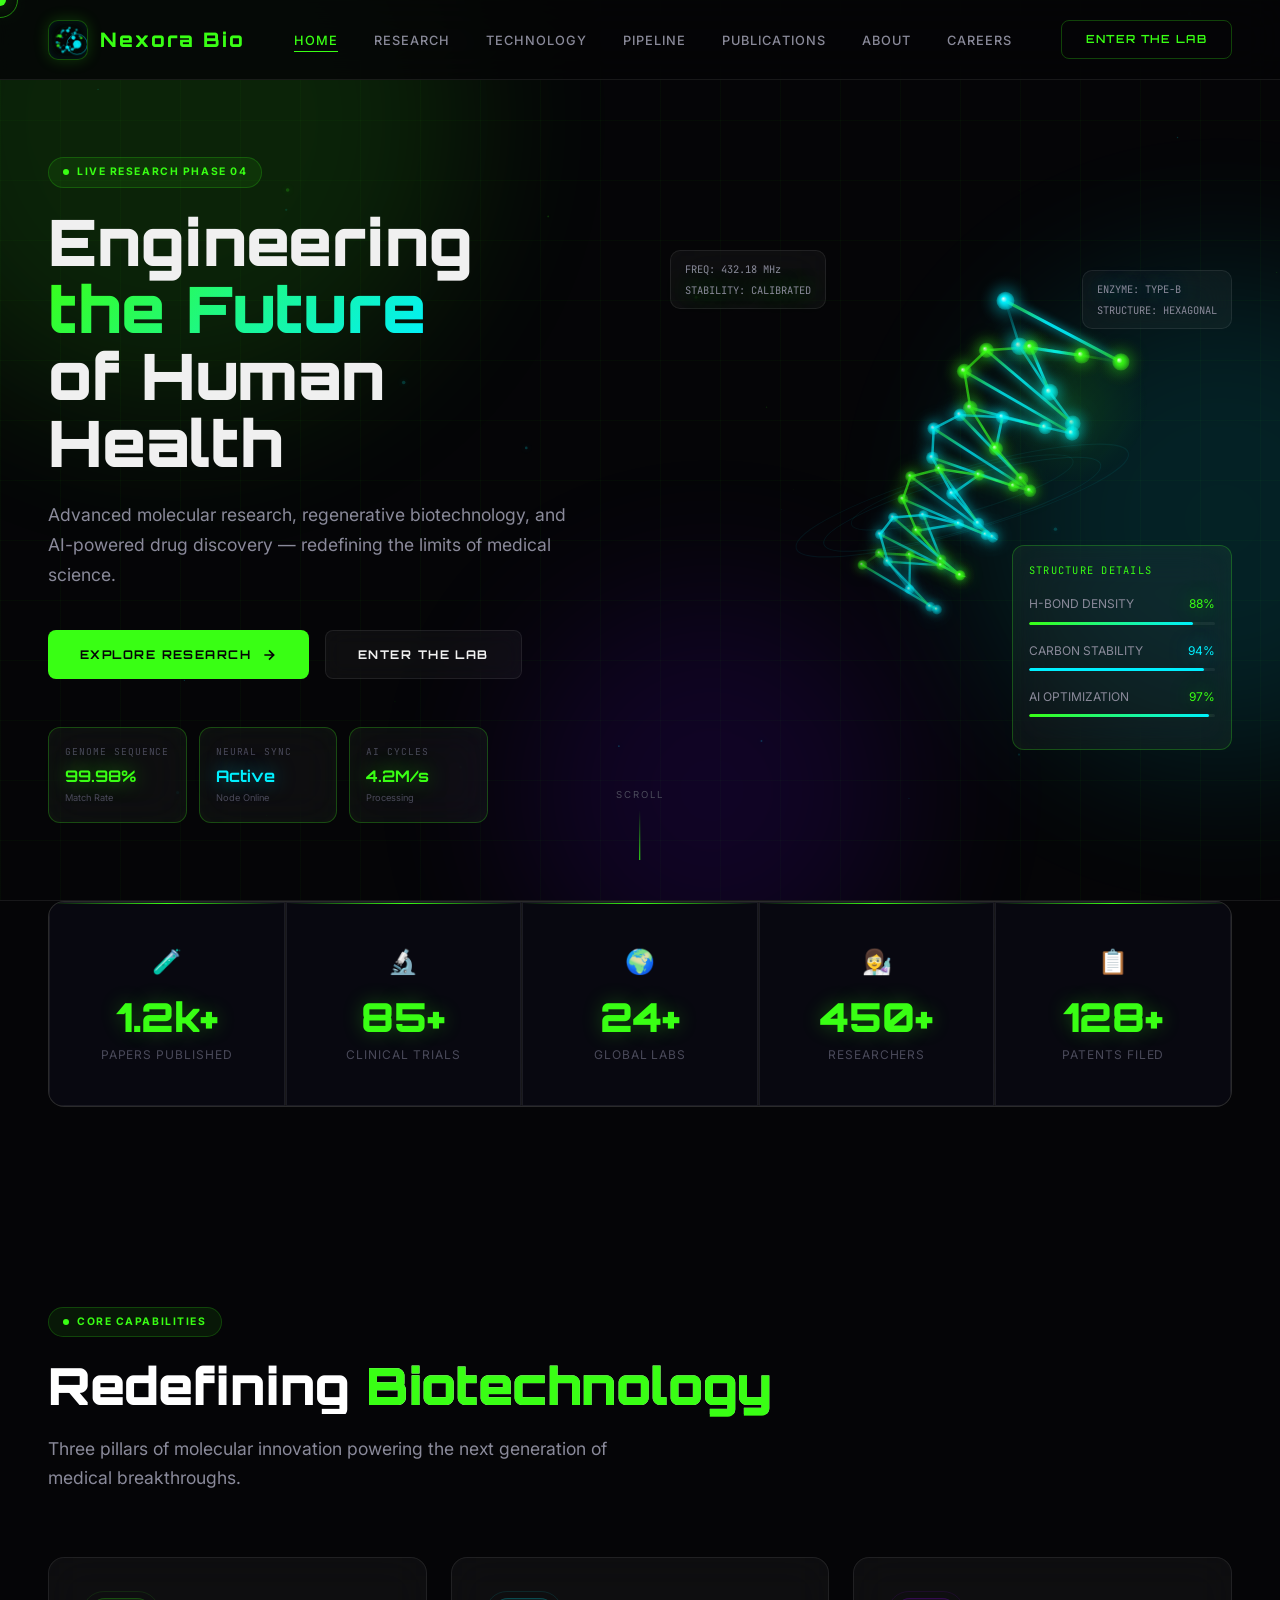
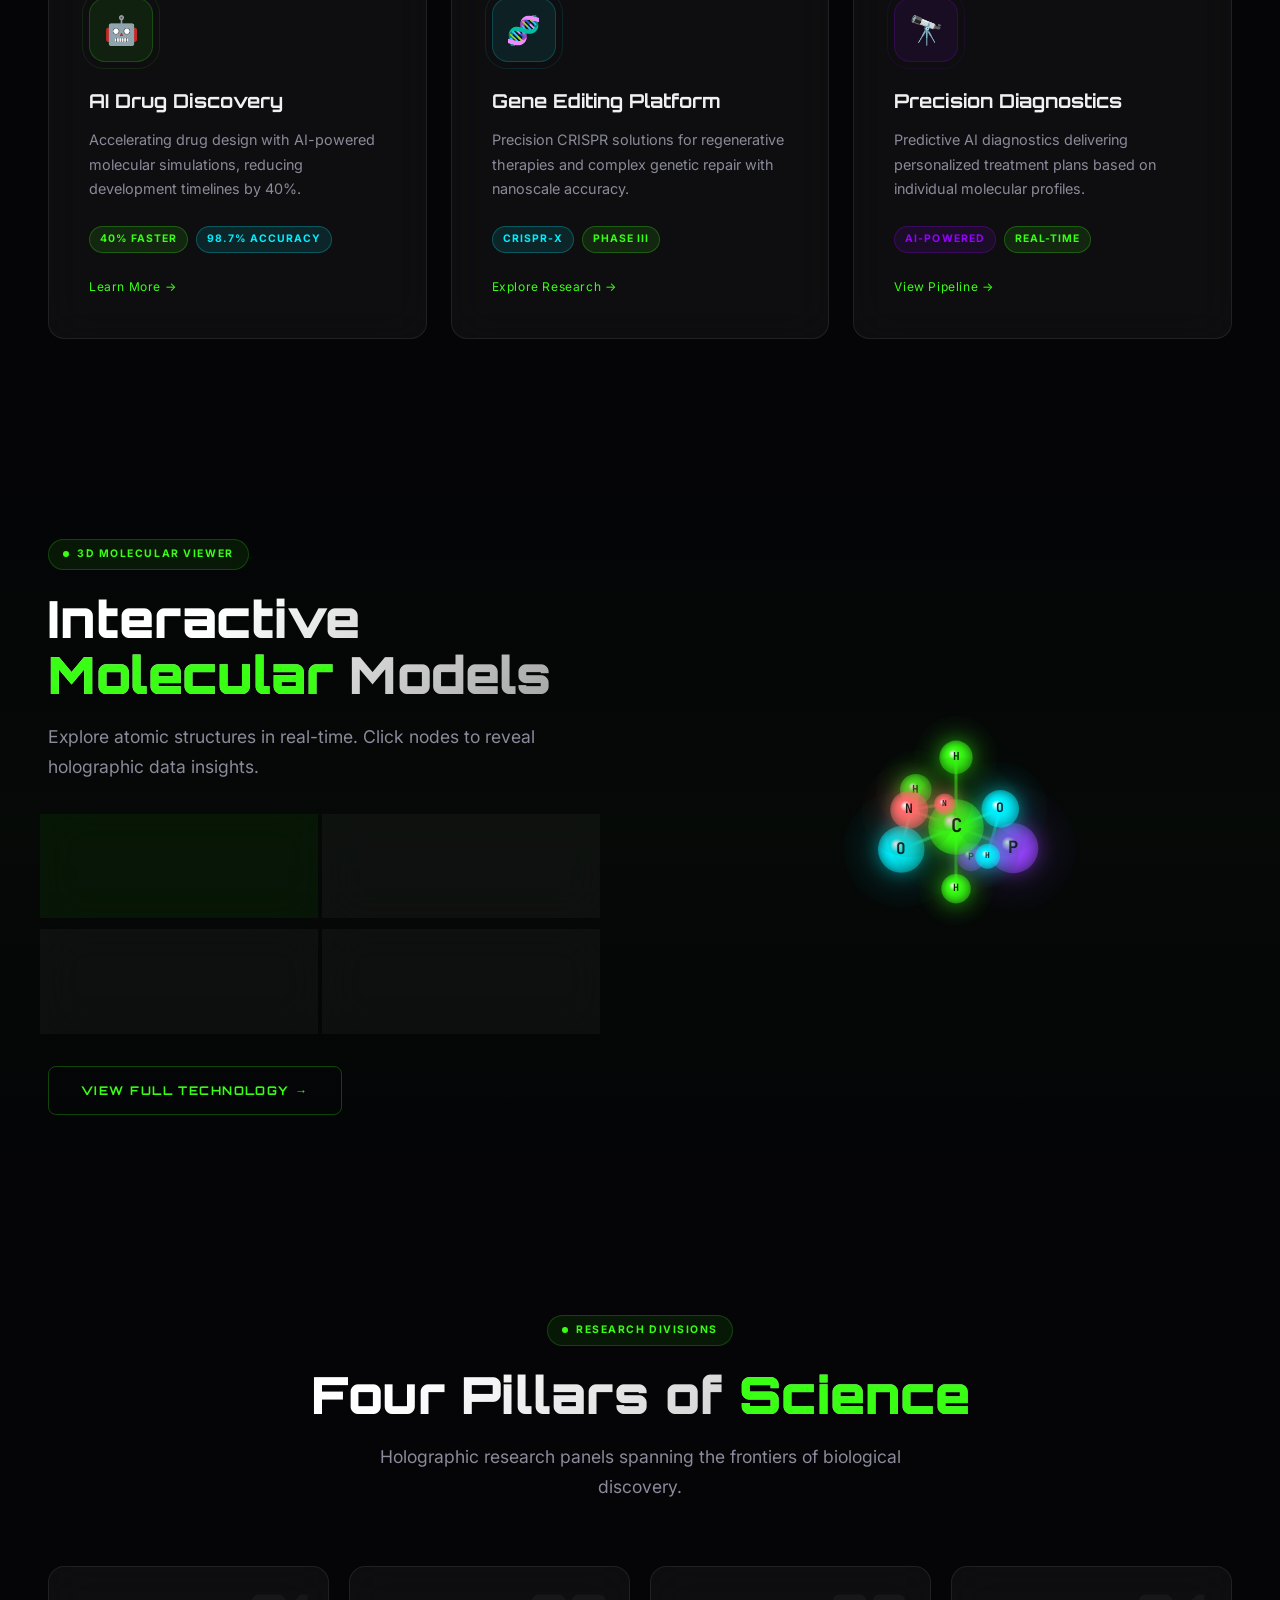
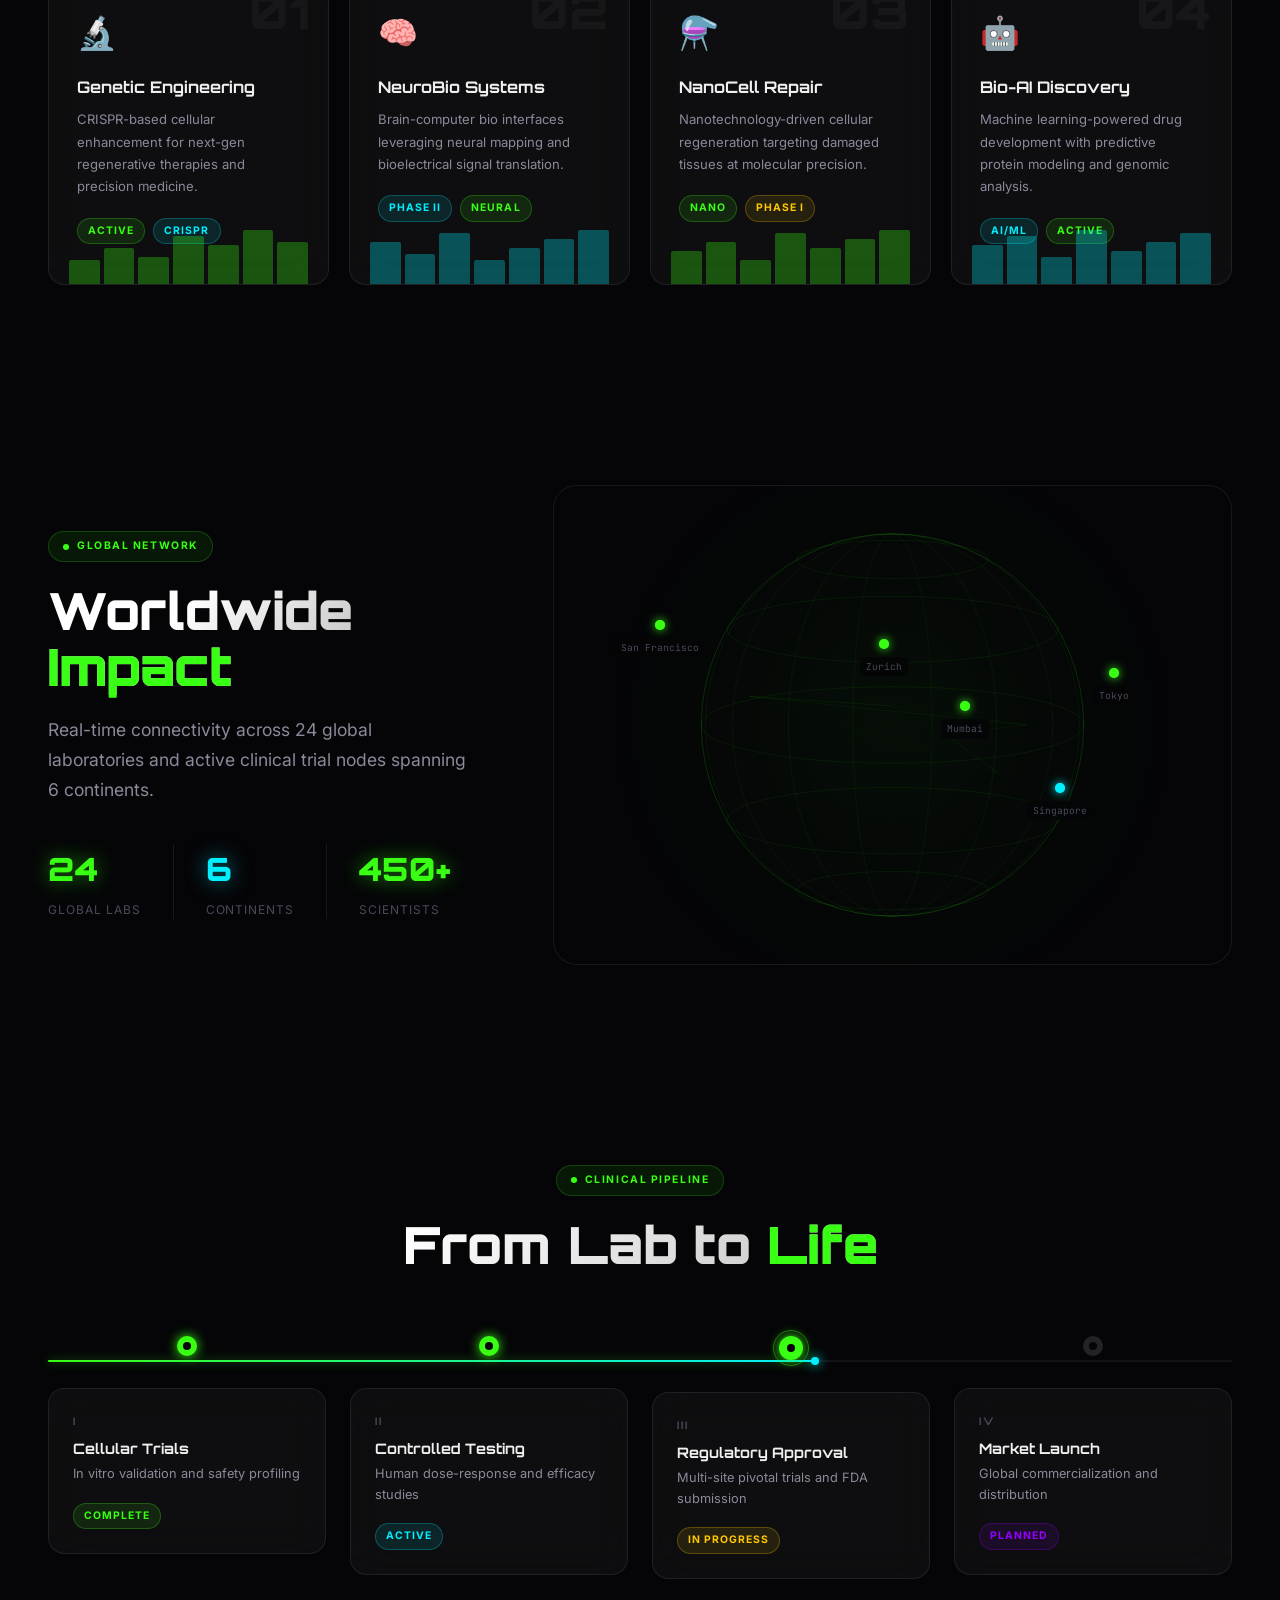
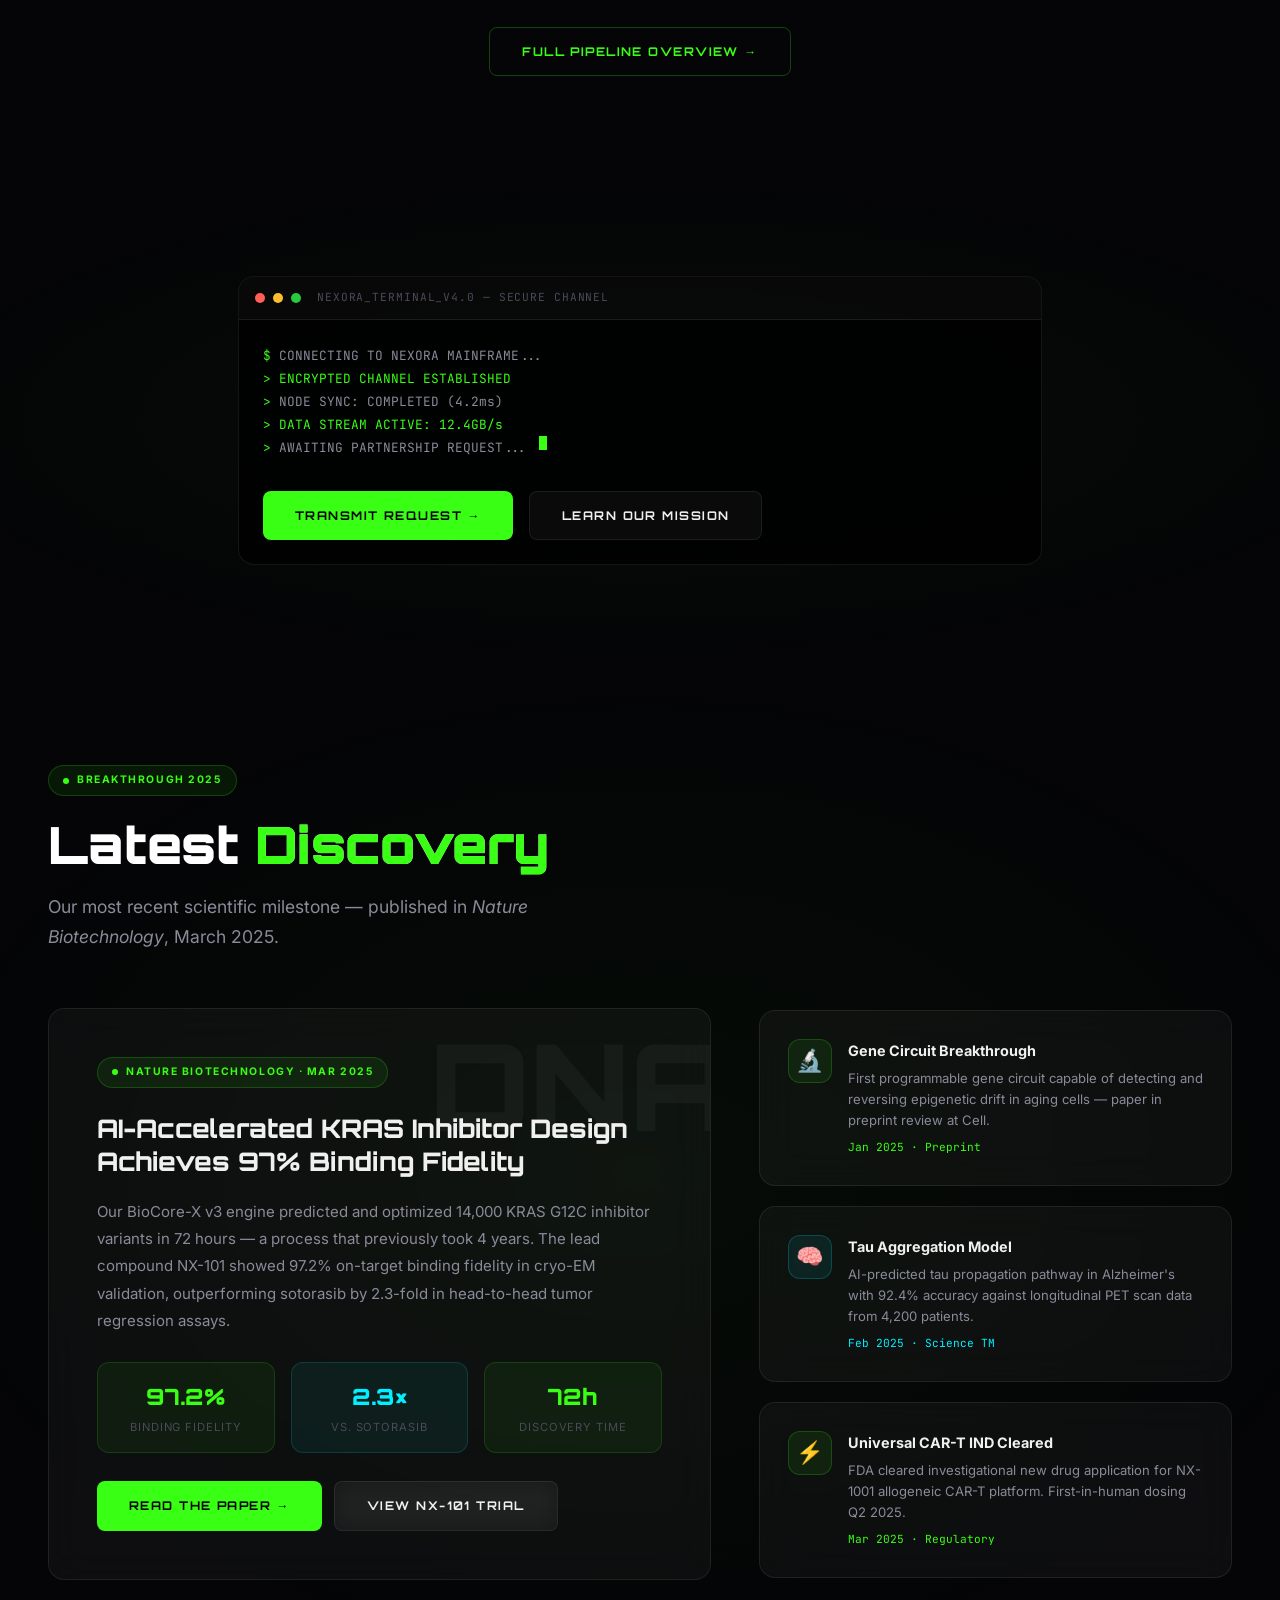
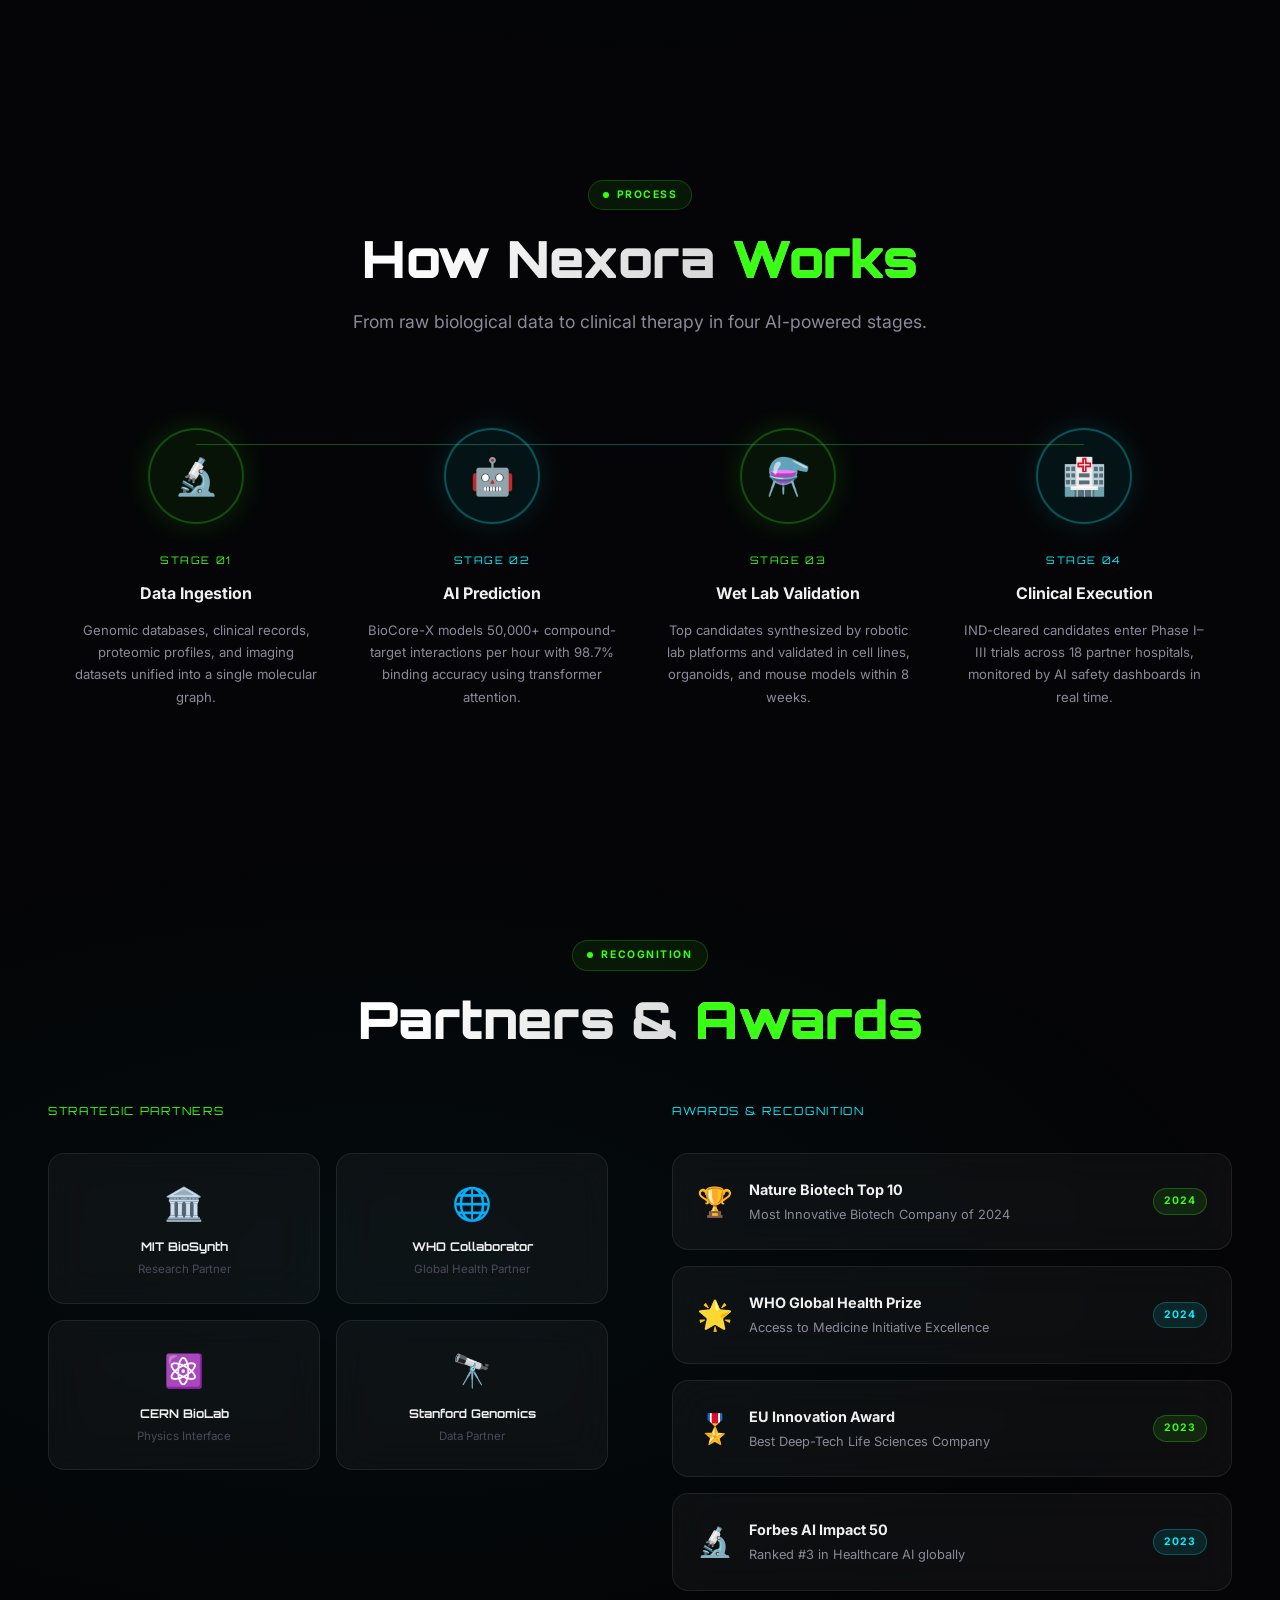
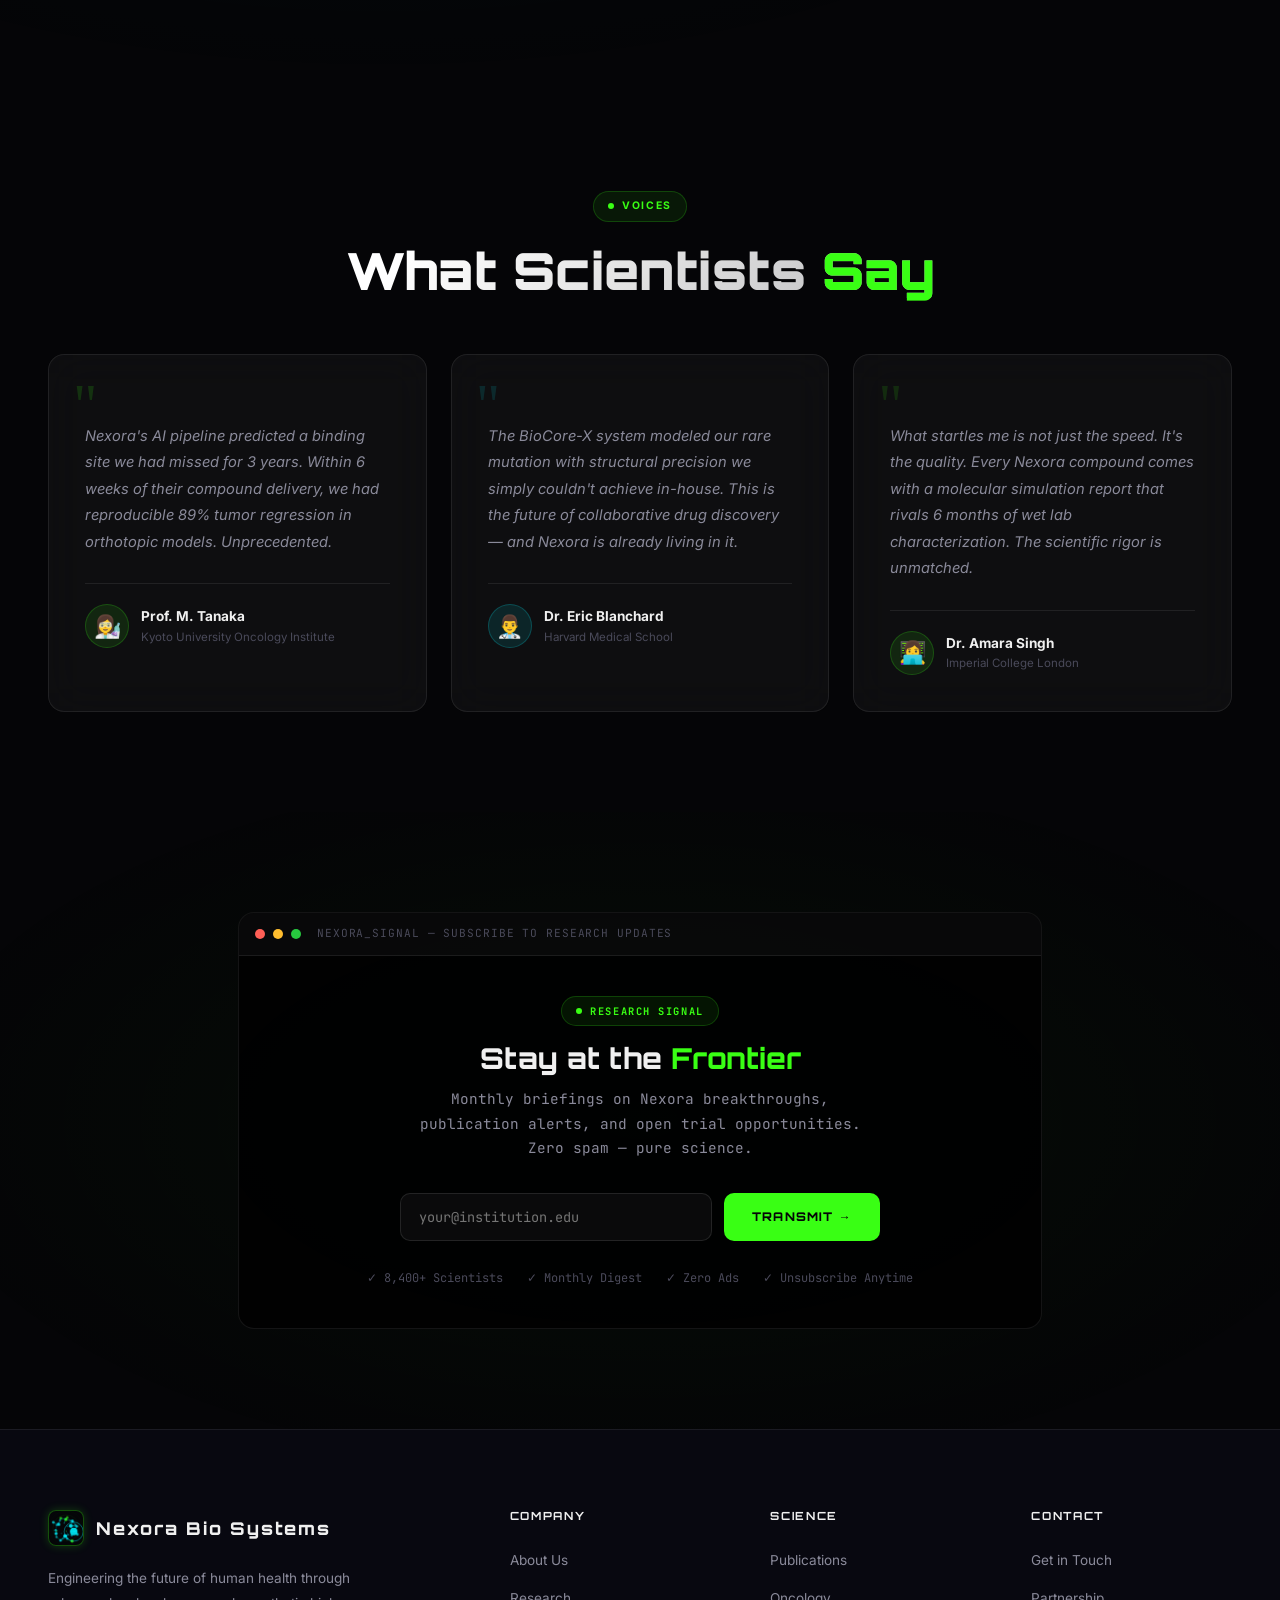
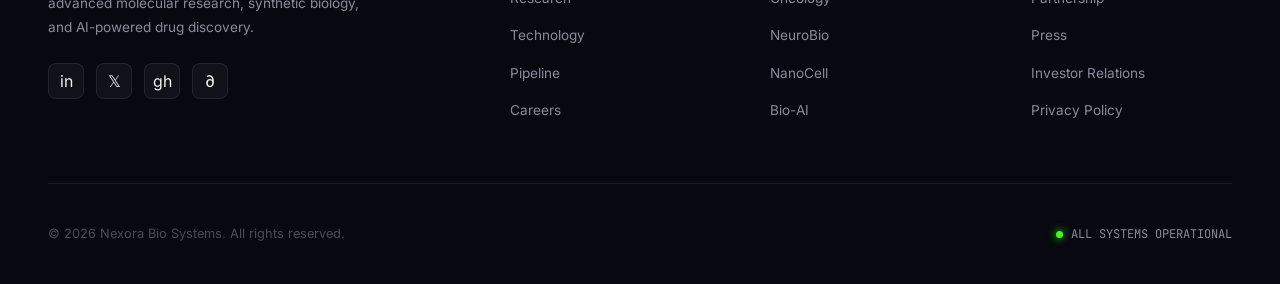
<file: index.html>
<!DOCTYPE html>
<html lang="en">

<head>
  <meta charset="UTF-8" />
  <meta name="viewport" content="width=device-width, initial-scale=1.0" />
  <title>Nexora Bio Systems — Engineering the Future of Human Health</title>
  <meta name="description"
    content="Nexora Bio Systems pioneers advanced molecular research, regenerative biotechnology, and AI-powered drug discovery." />
  <link rel="stylesheet" href="styles.css" />
  <link rel="stylesheet" href="home.css" />
</head>

<body>
  <!-- Custom Cursor -->
  <div class="cursor" id="cursor"></div>
  <div class="cursor-ring" id="cursorRing"></div>

  <!-- Background -->
  <canvas id="particles-canvas"></canvas>
  <div class="bg-grid"></div>
  <div class="bg-orbs">
    <div class="bg-orb"></div>
    <div class="bg-orb"></div>
    <div class="bg-orb"></div>
  </div>

  <!-- Navigation -->
  <nav class="nav" id="nav">
    <div class="nav-logo">
      <div class="nav-logo-icon">🧬</div>
      <span>Nexora<span> Bio</span></span>
    </div>
    <ul class="nav-links">
      <li><a href="index.html" class="active">Home</a></li>
      <li><a href="research.html">Research</a></li>
      <li><a href="technology.html">Technology</a></li>
      <li><a href="pipeline.html">Pipeline</a></li>
      <li><a href="publications.html">Publications</a></li>
      <li><a href="about.html">About</a></li>
      <li><a href="careers.html">Careers</a></li>
    </ul>
    <div class="nav-cta">
      <a href="contact.html" class="btn-nav">Enter the Lab</a>
    </div>
    <button class="nav-toggle" id="navToggle" aria-label="Menu">
      <span></span><span></span><span></span>
    </button>
  </nav>

  <!-- Mobile Menu -->
  <div class="mobile-menu" id="mobileMenu">
    <a href="index.html">Home</a>
    <a href="research.html">Research</a>
    <a href="technology.html">Technology</a>
    <a href="pipeline.html">Pipeline</a>
    <a href="publications.html">Publications</a>
    <a href="about.html">About</a>
    <a href="careers.html">Careers</a>
    <a href="contact.html" class="btn btn-primary">Enter the Lab</a>
  </div>

  <!-- Page Wrapper -->
  <main class="page-wrapper">

    <!-- ===== HERO SECTION ===== -->
    <section class="hero" id="hero">
      <div class="hero-content">
        <div class="hero-text">
          <div class="section-tag reveal">
            <span class="section-tag-dot"></span>
            Live Research Phase 04
          </div>
          <h1 class="hero-title reveal reveal-delay-1">
            Engineering<br />
            <span class="hero-title-gradient">the Future</span><br />
            of Human Health
          </h1>
          <p class="hero-subtitle reveal reveal-delay-2">
            Advanced molecular research, regenerative biotechnology, and AI-powered drug discovery — redefining the
            limits of medical science.
          </p>
          <div class="hero-cta reveal reveal-delay-3">
            <a href="research.html" class="btn btn-primary">
              Explore Research
              <svg width="16" height="16" viewBox="0 0 24 24" fill="none" stroke="currentColor" stroke-width="2.5">
                <path d="M5 12h14M12 5l7 7-7 7" />
              </svg>
            </a>
            <a href="contact.html" class="btn btn-secondary">Enter the Lab</a>
          </div>

          <!-- Mini HUD Cards -->
          <div class="hero-hud reveal reveal-delay-4">
            <div class="hud-card card-glass card-glass--neon">
              <div class="hud-label">Genome Sequence</div>
              <div class="hud-value text-neon">99.98%</div>
              <div class="hud-sub">Match Rate</div>
            </div>
            <div class="hud-card card-glass card-glass--neon animate-float-delay">
              <div class="hud-label">Neural Sync</div>
              <div class="hud-value text-cyan">Active</div>
              <div class="hud-sub">Node Online</div>
            </div>
            <div class="hud-card card-glass card-glass--neon">
              <div class="hud-label">AI Cycles</div>
              <div class="hud-value text-neon">4.2M/s</div>
              <div class="hud-sub">Processing</div>
            </div>
          </div>
        </div>

        <!-- DNA Scene -->
        <div class="hero-visual">
          <canvas id="dna-canvas"></canvas>

          <!-- Floating HUD Elements -->
          <div class="hud-float hud-top-left card-glass animate-float">
            <span class="hud-float-label font-mono">FREQ: 432.18 MHz</span>
            <span class="hud-float-label font-mono text-neon">STABILITY: CALIBRATED</span>
          </div>
          <div class="hud-float hud-top-right card-glass animate-float-delay">
            <span class="hud-float-label font-mono text-cyan">ENZYME: TYPE-B</span>
            <span class="hud-float-label font-mono">STRUCTURE: HEXAGONAL</span>
          </div>
          <div class="hud-metrics card-glass card-glass--neon animate-float">
            <div class="hud-metrics-title font-mono">STRUCTURE DETAILS</div>
            <div class="progress-bar-wrap">
              <div class="progress-bar-label"><span>H-BOND DENSITY</span><span class="text-neon">88%</span></div>
              <div class="progress-bar">
                <div class="progress-bar-fill" data-width="88"></div>
              </div>
            </div>
            <div class="progress-bar-wrap">
              <div class="progress-bar-label"><span>CARBON STABILITY</span><span class="text-cyan">94%</span></div>
              <div class="progress-bar">
                <div class="progress-bar-fill"
                  style="background: var(--cyan); box-shadow: 0 0 10px rgba(0,240,255,0.4);" data-width="94"></div>
              </div>
            </div>
            <div class="progress-bar-wrap">
              <div class="progress-bar-label"><span>AI OPTIMIZATION</span><span class="text-neon">97%</span></div>
              <div class="progress-bar">
                <div class="progress-bar-fill" data-width="97"></div>
              </div>
            </div>
          </div>
        </div>
      </div>

      <!-- Scroll Indicator -->
      <div class="scroll-indicator" id="scrollIndicator">
        <div class="scroll-text">Scroll</div>
        <div class="scroll-line"></div>
      </div>
    </section>

    <!-- ===== STATS SECTION ===== -->
    <section class="section stats-section">
      <div class="container">
        <div class="stats-grid">
          <div class="stat-card card-glass reveal">
            <div class="stat-icon">🧪</div>
            <div class="stat-number" data-count="1200">0</div>
            <div class="stat-label">Papers Published</div>
          </div>
          <div class="stat-card card-glass reveal reveal-delay-1">
            <div class="stat-icon">🔬</div>
            <div class="stat-number" data-count="85">0</div>
            <div class="stat-label">Clinical Trials</div>
          </div>
          <div class="stat-card card-glass reveal reveal-delay-2">
            <div class="stat-icon">🌍</div>
            <div class="stat-number" data-count="24">0</div>
            <div class="stat-label">Global Labs</div>
          </div>
          <div class="stat-card card-glass reveal reveal-delay-3">
            <div class="stat-icon">👩‍🔬</div>
            <div class="stat-number" data-count="450">0</div>
            <div class="stat-label">Researchers</div>
          </div>
          <div class="stat-card card-glass reveal reveal-delay-4">
            <div class="stat-icon">📋</div>
            <div class="stat-number" data-count="128">0</div>
            <div class="stat-label">Patents Filed</div>
          </div>
        </div>
      </div>
    </section>

    <!-- ===== CORE FEATURES ===== -->
    <section class="section features-section">
      <div class="container">
        <div class="section-header reveal">
          <div class="section-tag"><span class="section-tag-dot"></span>Core Capabilities</div>
          <h2 class="section-title">Redefining <span>Biotechnology</span></h2>
          <p class="section-subtitle">Three pillars of molecular innovation powering the next generation of medical
            breakthroughs.</p>
        </div>

        <div class="features-grid">
          <div class="feature-card card-glass card-glass--hover-rotate reveal">
            <div class="feature-icon">
              <div class="feature-icon-ring"></div>
              🤖
            </div>
            <h3 class="feature-title">AI Drug Discovery</h3>
            <p class="feature-desc">Accelerating drug design with AI-powered molecular simulations, reducing development
              timelines by 40%.</p>
            <div class="feature-stats">
              <span class="badge badge-green">40% Faster</span>
              <span class="badge badge-cyan">98.7% Accuracy</span>
            </div>
            <a href="technology.html" class="feature-link">Learn More →</a>
          </div>

          <div class="feature-card card-glass card-glass--hover-rotate reveal reveal-delay-1">
            <div class="feature-icon feature-icon--cyan">
              <div class="feature-icon-ring feature-icon-ring--cyan"></div>
              🧬
            </div>
            <h3 class="feature-title">Gene Editing Platform</h3>
            <p class="feature-desc">Precision CRISPR solutions for regenerative therapies and complex genetic repair
              with nanoscale accuracy.</p>
            <div class="feature-stats">
              <span class="badge badge-cyan">CRISPR-X</span>
              <span class="badge badge-green">Phase III</span>
            </div>
            <a href="research.html" class="feature-link">Explore Research →</a>
          </div>

          <div class="feature-card card-glass card-glass--hover-rotate reveal reveal-delay-2">
            <div class="feature-icon feature-icon--purple">
              <div class="feature-icon-ring feature-icon-ring--purple"></div>
              🔭
            </div>
            <h3 class="feature-title">Precision Diagnostics</h3>
            <p class="feature-desc">Predictive AI diagnostics delivering personalized treatment plans based on
              individual molecular profiles.</p>
            <div class="feature-stats">
              <span class="badge badge-purple">AI-Powered</span>
              <span class="badge badge-green">Real-time</span>
            </div>
            <a href="pipeline.html" class="feature-link">View Pipeline →</a>
          </div>
        </div>
      </div>
    </section>

    <!-- ===== MOLECULAR VIEWER SECTION ===== -->
    <section class="section molecular-section">
      <div class="container">
        <div class="molecular-layout">
          <div class="molecular-info">
            <div class="section-tag reveal"><span class="section-tag-dot"></span>3D Molecular Viewer</div>
            <h2 class="section-title reveal">Interactive <span>Molecular</span> Models</h2>
            <p class="section-subtitle reveal">Explore atomic structures in real-time. Click nodes to reveal holographic
              data insights.</p>

            <div class="mol-data-cards reveal">
              <div class="mol-data-card card-glass card-glass--hover active" data-mol="0">
                <div class="mol-data-label">Molecular Stability Index</div>
                <div class="mol-data-value text-neon">98.7%</div>
              </div>
              <div class="mol-data-card card-glass card-glass--hover" data-mol="1">
                <div class="mol-data-label">Regenerative Efficiency</div>
                <div class="mol-data-value text-cyan">92%</div>
              </div>
              <div class="mol-data-card card-glass card-glass--hover" data-mol="2">
                <div class="mol-data-label">AI Optimization Score</div>
                <div class="mol-data-value text-neon">94%</div>
              </div>
              <div class="mol-data-card card-glass card-glass--hover" data-mol="3">
                <div class="mol-data-label">Response Speed</div>
                <div class="mol-data-value text-cyan">0.8ms</div>
              </div>
            </div>
            <a href="technology.html" class="btn btn-outline reveal">View Full Technology →</a>
          </div>
          <div class="molecular-viewer">
            <canvas id="molecular-canvas"></canvas>
          </div>
        </div>
      </div>
    </section>

    <!-- ===== RESEARCH DIVISIONS ===== -->
    <section class="section research-section">
      <div class="container">
        <div class="section-header reveal" style="text-align:center; margin-bottom: 64px;">
          <div class="section-tag" style="justify-content:center;"><span class="section-tag-dot"></span>Research
            Divisions</div>
          <h2 class="section-title">Four Pillars of <span>Science</span></h2>
          <p class="section-subtitle" style="margin: 0 auto;">Holographic research panels spanning the frontiers of
            biological discovery.</p>
        </div>

        <div class="research-panels">
          <div class="research-panel card-glass card-glass--hover-rotate reveal scanner-effect" data-color="green">
            <div class="panel-mini-graph">
              <div class="mini-graph-line" style="height:40%"></div>
              <div class="mini-graph-line" style="height:60%"></div>
              <div class="mini-graph-line" style="height:45%"></div>
              <div class="mini-graph-line" style="height:80%"></div>
              <div class="mini-graph-line" style="height:65%"></div>
              <div class="mini-graph-line" style="height:90%"></div>
              <div class="mini-graph-line" style="height:70%"></div>
            </div>
            <div class="panel-number">01</div>
            <div class="panel-icon">🔬</div>
            <h3 class="panel-title">Genetic Engineering</h3>
            <p class="panel-desc">CRISPR-based cellular enhancement for next-gen regenerative therapies and precision
              medicine.</p>
            <div class="panel-tags"><span class="badge badge-green">Active</span><span
                class="badge badge-cyan">CRISPR</span></div>
          </div>

          <div class="research-panel card-glass card-glass--hover-rotate reveal reveal-delay-1 scanner-effect"
            data-color="cyan">
            <div class="panel-mini-graph">
              <div class="mini-graph-line mini-graph-line--cyan" style="height:70%"></div>
              <div class="mini-graph-line mini-graph-line--cyan" style="height:50%"></div>
              <div class="mini-graph-line mini-graph-line--cyan" style="height:85%"></div>
              <div class="mini-graph-line mini-graph-line--cyan" style="height:40%"></div>
              <div class="mini-graph-line mini-graph-line--cyan" style="height:60%"></div>
              <div class="mini-graph-line mini-graph-line--cyan" style="height:75%"></div>
              <div class="mini-graph-line mini-graph-line--cyan" style="height:90%"></div>
            </div>
            <div class="panel-number">02</div>
            <div class="panel-icon">🧠</div>
            <h3 class="panel-title">NeuroBio Systems</h3>
            <p class="panel-desc">Brain-computer bio interfaces leveraging neural mapping and bioelectrical signal
              translation.</p>
            <div class="panel-tags"><span class="badge badge-cyan">Phase II</span><span
                class="badge badge-green">Neural</span></div>
          </div>

          <div class="research-panel card-glass card-glass--hover-rotate reveal reveal-delay-2 scanner-effect"
            data-color="green">
            <div class="panel-mini-graph">
              <div class="mini-graph-line" style="height:55%"></div>
              <div class="mini-graph-line" style="height:70%"></div>
              <div class="mini-graph-line" style="height:40%"></div>
              <div class="mini-graph-line" style="height:85%"></div>
              <div class="mini-graph-line" style="height:60%"></div>
              <div class="mini-graph-line" style="height:75%"></div>
              <div class="mini-graph-line" style="height:90%"></div>
            </div>
            <div class="panel-number">03</div>
            <div class="panel-icon">⚗️</div>
            <h3 class="panel-title">NanoCell Repair</h3>
            <p class="panel-desc">Nanotechnology-driven cellular regeneration targeting damaged tissues at molecular
              precision.</p>
            <div class="panel-tags"><span class="badge badge-green">Nano</span><span class="badge badge-yellow">Phase
                I</span></div>
          </div>

          <div class="research-panel card-glass card-glass--hover-rotate reveal reveal-delay-3 scanner-effect"
            data-color="cyan">
            <div class="panel-mini-graph">
              <div class="mini-graph-line mini-graph-line--cyan" style="height:65%"></div>
              <div class="mini-graph-line mini-graph-line--cyan" style="height:80%"></div>
              <div class="mini-graph-line mini-graph-line--cyan" style="height:45%"></div>
              <div class="mini-graph-line mini-graph-line--cyan" style="height:90%"></div>
              <div class="mini-graph-line mini-graph-line--cyan" style="height:55%"></div>
              <div class="mini-graph-line mini-graph-line--cyan" style="height:70%"></div>
              <div class="mini-graph-line mini-graph-line--cyan" style="height:85%"></div>
            </div>
            <div class="panel-number">04</div>
            <div class="panel-icon">🤖</div>
            <h3 class="panel-title">Bio-AI Discovery</h3>
            <p class="panel-desc">Machine learning-powered drug development with predictive protein modeling and genomic
              analysis.</p>
            <div class="panel-tags"><span class="badge badge-cyan">AI/ML</span><span
                class="badge badge-green">Active</span></div>
          </div>
        </div>
      </div>
    </section>

    <!-- ===== GLOBAL IMPACT ===== -->
    <section class="section globe-section">
      <div class="container">
        <div class="globe-layout">
          <div class="globe-info">
            <div class="section-tag reveal"><span class="section-tag-dot"></span>Global Network</div>
            <h2 class="section-title reveal">Worldwide <span>Impact</span></h2>
            <p class="section-subtitle reveal">Real-time connectivity across 24 global laboratories and active clinical
              trial nodes spanning 6 continents.</p>

            <div class="globe-stats reveal">
              <div class="globe-stat">
                <div class="globe-stat-num text-neon">24</div>
                <div class="globe-stat-label">Global Labs</div>
              </div>
              <div class="globe-stat-divider"></div>
              <div class="globe-stat">
                <div class="globe-stat-num text-cyan">6</div>
                <div class="globe-stat-label">Continents</div>
              </div>
              <div class="globe-stat-divider"></div>
              <div class="globe-stat">
                <div class="globe-stat-num text-neon">450+</div>
                <div class="globe-stat-label">Scientists</div>
              </div>
            </div>
          </div>

          <div class="globe-visual">
            <canvas id="globe-canvas"></canvas>
            <div class="globe-nodes">
              <div class="globe-node" style="top:28%; left:15%">
                <div class="globe-node-dot"></div>
                <div class="globe-node-ping"></div>
                <div class="globe-node-label">San Francisco</div>
              </div>
              <div class="globe-node" style="top:32%; left:48%">
                <div class="globe-node-dot"></div>
                <div class="globe-node-ping"></div>
                <div class="globe-node-label">Zurich</div>
              </div>
              <div class="globe-node" style="top:38%; left:82%">
                <div class="globe-node-dot"></div>
                <div class="globe-node-ping"></div>
                <div class="globe-node-label">Tokyo</div>
              </div>
              <div class="globe-node" style="top:62%; left:74%">
                <div class="globe-node-dot globe-node-dot--cyan"></div>
                <div class="globe-node-ping globe-node-ping--cyan"></div>
                <div class="globe-node-label">Singapore</div>
              </div>
              <div class="globe-node" style="top:45%; left:60%">
                <div class="globe-node-dot"></div>
                <div class="globe-node-ping"></div>
                <div class="globe-node-label">Mumbai</div>
              </div>
            </div>
          </div>
        </div>
      </div>
    </section>

    <!-- ===== PIPELINE PREVIEW ===== -->
    <section class="section pipeline-preview">
      <div class="container">
        <div class="section-header reveal" style="text-align:center;">
          <div class="section-tag" style="justify-content:center;"><span class="section-tag-dot"></span>Clinical
            Pipeline</div>
          <h2 class="section-title">From Lab to <span>Life</span></h2>
        </div>

        <div class="pipeline-timeline reveal">
          <div class="pipeline-track">
            <div class="pipeline-progress-line"></div>
          </div>
          <div class="pipeline-phases">
            <div class="pipeline-phase done">
              <div class="phase-node">
                <div class="phase-node-inner"></div>
              </div>
              <div class="phase-card card-glass card-glass--hover">
                <div class="phase-num">I</div>
                <h4 class="phase-title">Cellular Trials</h4>
                <p class="phase-desc">In vitro validation and safety profiling</p>
                <span class="badge badge-green">Complete</span>
              </div>
            </div>
            <div class="pipeline-phase done">
              <div class="phase-node">
                <div class="phase-node-inner"></div>
              </div>
              <div class="phase-card card-glass card-glass--hover">
                <div class="phase-num">II</div>
                <h4 class="phase-title">Controlled Testing</h4>
                <p class="phase-desc">Human dose-response and efficacy studies</p>
                <span class="badge badge-cyan">Active</span>
              </div>
            </div>
            <div class="pipeline-phase active">
              <div class="phase-node phase-node--active">
                <div class="phase-node-inner"></div>
                <div class="phase-node-ring"></div>
              </div>
              <div class="phase-card card-glass card-glass--hover">
                <div class="phase-num">III</div>
                <h4 class="phase-title">Regulatory Approval</h4>
                <p class="phase-desc">Multi-site pivotal trials and FDA submission</p>
                <span class="badge badge-yellow">In Progress</span>
              </div>
            </div>
            <div class="pipeline-phase">
              <div class="phase-node phase-node--pending">
                <div class="phase-node-inner"></div>
              </div>
              <div class="phase-card card-glass card-glass--hover">
                <div class="phase-num">IV</div>
                <h4 class="phase-title">Market Launch</h4>
                <p class="phase-desc">Global commercialization and distribution</p>
                <span class="badge badge-purple">Planned</span>
              </div>
            </div>
          </div>
        </div>
        <div style="text-align:center; margin-top:48px;">
          <a href="pipeline.html" class="btn btn-outline reveal">Full Pipeline Overview →</a>
        </div>
      </div>
    </section>

    <!-- ===== TERMINAL CTA ===== -->
    <section class="section terminal-cta-section">
      <div class="container-sm">
        <div class="terminal reveal">
          <div class="terminal-header">
            <div class="terminal-dot"></div>
            <div class="terminal-dot"></div>
            <div class="terminal-dot"></div>
            <span class="terminal-title">NEXORA_TERMINAL_V4.0 — SECURE CHANNEL</span>
          </div>
          <div class="terminal-body">
            <div class="terminal-line"><span class="terminal-prompt">$</span><span class="terminal-text">CONNECTING TO
                NEXORA MAINFRAME...</span></div>
            <div class="terminal-line"><span class="terminal-prompt">></span><span class="terminal-text-green">ENCRYPTED
                CHANNEL ESTABLISHED</span></div>
            <div class="terminal-line"><span class="terminal-prompt">></span><span class="terminal-text">NODE SYNC:
                COMPLETED (4.2ms)</span></div>
            <div class="terminal-line"><span class="terminal-prompt">></span><span class="terminal-text-green">DATA
                STREAM ACTIVE: 12.4GB/s</span></div>
            <div class="terminal-line"><span class="terminal-prompt">></span><span class="terminal-text">AWAITING
                PARTNERSHIP REQUEST...</span><span class="terminal-cursor"></span></div>
            <div class="terminal-cta-actions">
              <a href="contact.html" class="btn btn-primary">Transmit Request →</a>
              <a href="about.html" class="btn btn-secondary">Learn Our Mission</a>
            </div>
          </div>
        </div>
      </div>
    </section>

    <!-- ===== LATEST BREAKTHROUGH ===== -->
    <section class="section"
      style="background: radial-gradient(ellipse 60% 50% at 50% 50%, rgba(57,255,20,0.03), transparent);">
      <div class="container">
        <div class="section-header reveal" style="margin-bottom:56px;">
          <div class="section-tag"><span class="section-tag-dot"></span>Breakthrough 2025</div>
          <h2 class="section-title">Latest <span>Discovery</span></h2>
          <p class="section-subtitle">Our most recent scientific milestone — published in <em>Nature Biotechnology</em>,
            March 2025.</p>
        </div>
        <div class="breakthrough-grid">
          <div class="card-glass reveal" style="padding:48px; position:relative; overflow:hidden;">
            <div
              style="position:absolute; top:-20px; right:-20px; font-size:120px; opacity:0.04; font-family:'Orbitron',sans-serif; font-weight:900; pointer-events:none;">
              DNA</div>
            <div class="section-tag" style="margin-bottom:24px;"><span class="section-tag-dot"></span>Nature
              Biotechnology · Mar 2025</div>
            <h3 style="font-size:1.6rem; font-weight:800; margin-bottom:20px; line-height:1.3;">AI-Accelerated KRAS
              Inhibitor Design Achieves 97% Binding Fidelity</h3>
            <p style="color:var(--text-secondary); line-height:1.8; margin-bottom:28px; font-size:0.94rem;">
              Our BioCore-X v3 engine predicted and optimized 14,000 KRAS G12C inhibitor variants in 72 hours — a
              process that previously took 4 years. The lead compound NX-101 showed 97.2% on-target binding fidelity in
              cryo-EM validation, outperforming sotorasib by 2.3-fold in head-to-head tumor regression assays.
            </p>
            <div class="breakthrough-stats">
              <div
                style="text-align:center; padding:16px; background:rgba(57,255,20,0.06); border-radius:12px; border:1px solid rgba(57,255,20,0.15);">
                <div
                  style="font-family:'Orbitron',sans-serif; font-size:1.4rem; font-weight:900; color:var(--neon-green);">
                  97.2%</div>
                <div
                  style="font-size:0.7rem; color:var(--text-muted); text-transform:uppercase; letter-spacing:0.08em; margin-top:4px;">
                  Binding Fidelity</div>
              </div>
              <div
                style="text-align:center; padding:16px; background:rgba(0,240,255,0.06); border-radius:12px; border:1px solid rgba(0,240,255,0.15);">
                <div style="font-family:'Orbitron',sans-serif; font-size:1.4rem; font-weight:900; color:var(--cyan);">
                  2.3×</div>
                <div
                  style="font-size:0.7rem; color:var(--text-muted); text-transform:uppercase; letter-spacing:0.08em; margin-top:4px;">
                  vs. Sotorasib</div>
              </div>
              <div
                style="text-align:center; padding:16px; background:rgba(57,255,20,0.06); border-radius:12px; border:1px solid rgba(57,255,20,0.15);">
                <div
                  style="font-family:'Orbitron',sans-serif; font-size:1.4rem; font-weight:900; color:var(--neon-green);">
                  72h</div>
                <div
                  style="font-size:0.7rem; color:var(--text-muted); text-transform:uppercase; letter-spacing:0.08em; margin-top:4px;">
                  Discovery Time</div>
              </div>
            </div>
            <div style="display:flex; gap:12px; flex-wrap:wrap;">
              <a href="publications.html" class="btn btn-primary">Read the Paper →</a>
              <a href="pipeline.html" class="btn btn-secondary">View NX-101 Trial</a>
            </div>
          </div>
          <div class="reveal" style="display:flex; flex-direction:column; gap:20px;">
            <div class="card-glass card-glass--hover"
              style="padding:28px; display:flex; gap:16px; align-items:flex-start;">
              <div
                style="width:44px; height:44px; flex-shrink:0; border-radius:12px; background:rgba(57,255,20,0.08); border:1px solid rgba(57,255,20,0.2); display:flex; align-items:center; justify-content:center; font-size:22px;">
                🔬</div>
              <div>
                <div style="font-weight:700; margin-bottom:6px; font-size:0.9rem;">Gene Circuit Breakthrough</div>
                <div style="font-size:0.82rem; color:var(--text-secondary); line-height:1.6;">First programmable gene
                  circuit capable of detecting and reversing epigenetic drift in aging cells — paper in preprint review
                  at Cell.</div>
                <div
                  style="font-size:0.7rem; color:var(--neon-green); margin-top:8px; font-family:'JetBrains Mono',monospace;">
                  Jan 2025 · Preprint</div>
              </div>
            </div>
            <div class="card-glass card-glass--hover"
              style="padding:28px; display:flex; gap:16px; align-items:flex-start;">
              <div
                style="width:44px; height:44px; flex-shrink:0; border-radius:12px; background:rgba(0,240,255,0.08); border:1px solid rgba(0,240,255,0.2); display:flex; align-items:center; justify-content:center; font-size:22px;">
                🧠</div>
              <div>
                <div style="font-weight:700; margin-bottom:6px; font-size:0.9rem;">Tau Aggregation Model</div>
                <div style="font-size:0.82rem; color:var(--text-secondary); line-height:1.6;">AI-predicted tau
                  propagation pathway in Alzheimer's with 92.4% accuracy against longitudinal PET scan data from 4,200
                  patients.</div>
                <div
                  style="font-size:0.7rem; color:var(--cyan); margin-top:8px; font-family:'JetBrains Mono',monospace;">
                  Feb 2025 · Science TM</div>
              </div>
            </div>
            <div class="card-glass card-glass--hover"
              style="padding:28px; display:flex; gap:16px; align-items:flex-start;">
              <div
                style="width:44px; height:44px; flex-shrink:0; border-radius:12px; background:rgba(57,255,20,0.08); border:1px solid rgba(57,255,20,0.2); display:flex; align-items:center; justify-content:center; font-size:22px;">
                ⚡</div>
              <div>
                <div style="font-weight:700; margin-bottom:6px; font-size:0.9rem;">Universal CAR-T IND Cleared</div>
                <div style="font-size:0.82rem; color:var(--text-secondary); line-height:1.6;">FDA cleared
                  investigational new drug application for NX-1001 allogeneic CAR-T platform. First-in-human dosing Q2
                  2025.</div>
                <div
                  style="font-size:0.7rem; color:var(--neon-green); margin-top:8px; font-family:'JetBrains Mono',monospace;">
                  Mar 2025 · Regulatory</div>
              </div>
            </div>
          </div>
        </div>
      </div>
    </section>

    <!-- ===== HOW IT WORKS ===== -->
    <section class="section">
      <div class="container">
        <div class="section-header reveal" style="text-align:center; margin-bottom:60px;">
          <div class="section-tag" style="justify-content:center;"><span class="section-tag-dot"></span>Process</div>
          <h2 class="section-title">How Nexora <span>Works</span></h2>
          <p class="section-subtitle" style="margin:0 auto;">From raw biological data to clinical therapy in four
            AI-powered stages.</p>
        </div>
        <div class="how-it-works-grid">
          <div
            style="position:absolute; top:48px; left:12.5%; right:12.5%; height:1px; background:linear-gradient(90deg, var(--neon-green), var(--cyan), var(--neon-green)); opacity:0.3;">
          </div>
          <div class="reveal" style="padding:32px 24px; text-align:center; position:relative;">
            <div
              style="width:96px; height:96px; border-radius:50%; background:rgba(57,255,20,0.06); border:2px solid var(--neon-border); display:flex; align-items:center; justify-content:center; margin:0 auto 28px; font-size:36px; position:relative; z-index:1; box-shadow:0 0 30px rgba(57,255,20,0.15);">
              🔬</div>
            <div
              style="font-family:'Orbitron',sans-serif; font-size:0.65rem; color:var(--neon-green); letter-spacing:0.15em; margin-bottom:12px;">
              STAGE 01</div>
            <div style="font-size:1rem; font-weight:700; margin-bottom:12px;">Data Ingestion</div>
            <div style="font-size:0.82rem; color:var(--text-secondary); line-height:1.7;">Genomic databases, clinical
              records, proteomic profiles, and imaging datasets unified into a single molecular graph.</div>
          </div>
          <div class="reveal reveal-delay-1" style="padding:32px 24px; text-align:center; position:relative;">
            <div
              style="width:96px; height:96px; border-radius:50%; background:rgba(0,240,255,0.06); border:2px solid rgba(0,240,255,0.3); display:flex; align-items:center; justify-content:center; margin:0 auto 28px; font-size:36px; position:relative; z-index:1; box-shadow:0 0 30px rgba(0,240,255,0.12);">
              🤖</div>
            <div
              style="font-family:'Orbitron',sans-serif; font-size:0.65rem; color:var(--cyan); letter-spacing:0.15em; margin-bottom:12px;">
              STAGE 02</div>
            <div style="font-size:1rem; font-weight:700; margin-bottom:12px;">AI Prediction</div>
            <div style="font-size:0.82rem; color:var(--text-secondary); line-height:1.7;">BioCore-X models 50,000+
              compound-target interactions per hour with 98.7% binding accuracy using transformer attention.</div>
          </div>
          <div class="reveal reveal-delay-2" style="padding:32px 24px; text-align:center; position:relative;">
            <div
              style="width:96px; height:96px; border-radius:50%; background:rgba(57,255,20,0.06); border:2px solid var(--neon-border); display:flex; align-items:center; justify-content:center; margin:0 auto 28px; font-size:36px; position:relative; z-index:1; box-shadow:0 0 30px rgba(57,255,20,0.15);">
              ⚗️</div>
            <div
              style="font-family:'Orbitron',sans-serif; font-size:0.65rem; color:var(--neon-green); letter-spacing:0.15em; margin-bottom:12px;">
              STAGE 03</div>
            <div style="font-size:1rem; font-weight:700; margin-bottom:12px;">Wet Lab Validation</div>
            <div style="font-size:0.82rem; color:var(--text-secondary); line-height:1.7;">Top candidates synthesized by
              robotic lab platforms and validated in cell lines, organoids, and mouse models within 8 weeks.</div>
          </div>
          <div class="reveal reveal-delay-3" style="padding:32px 24px; text-align:center; position:relative;">
            <div
              style="width:96px; height:96px; border-radius:50%; background:rgba(0,240,255,0.06); border:2px solid rgba(0,240,255,0.3); display:flex; align-items:center; justify-content:center; margin:0 auto 28px; font-size:36px; position:relative; z-index:1; box-shadow:0 0 30px rgba(0,240,255,0.12);">
              🏥</div>
            <div
              style="font-family:'Orbitron',sans-serif; font-size:0.65rem; color:var(--cyan); letter-spacing:0.15em; margin-bottom:12px;">
              STAGE 04</div>
            <div style="font-size:1rem; font-weight:700; margin-bottom:12px;">Clinical Execution</div>
            <div style="font-size:0.82rem; color:var(--text-secondary); line-height:1.7;">IND-cleared candidates enter
              Phase I–III trials across 18 partner hospitals, monitored by AI safety dashboards in real time.</div>
          </div>
        </div>
      </div>
    </section>

    <!-- ===== PARTNERS & AWARDS ===== -->
    <section class="section"
      style="background: radial-gradient(ellipse 70% 50% at 30% 50%, rgba(0,240,255,0.03), transparent);">
      <div class="container">
        <div class="section-header reveal" style="text-align:center; margin-bottom:56px;">
          <div class="section-tag" style="justify-content:center;"><span class="section-tag-dot"></span>Recognition
          </div>
          <h2 class="section-title">Partners & <span>Awards</span></h2>
        </div>
        <div class="two-col-grid">
          <!-- Partners -->
          <div class="reveal">
            <div
              style="font-family:'Orbitron',sans-serif; font-size:0.7rem; color:var(--neon-green); letter-spacing:0.15em; text-transform:uppercase; margin-bottom:32px;">
              Strategic Partners</div>
            <div class="two-col-grid-sm">
              <div class="card-glass card-glass--hover" style="padding:24px; text-align:center;">
                <div style="font-size:2rem; margin-bottom:8px;">🏛️</div>
                <div
                  style="font-family:'Orbitron',sans-serif; font-size:0.75rem; font-weight:700; color:var(--text-primary);">
                  MIT BioSynth</div>
                <div style="font-size:0.72rem; color:var(--text-muted); margin-top:4px;">Research Partner</div>
              </div>
              <div class="card-glass card-glass--hover" style="padding:24px; text-align:center;">
                <div style="font-size:2rem; margin-bottom:8px;">🌐</div>
                <div
                  style="font-family:'Orbitron',sans-serif; font-size:0.75rem; font-weight:700; color:var(--text-primary);">
                  WHO Collaborator</div>
                <div style="font-size:0.72rem; color:var(--text-muted); margin-top:4px;">Global Health Partner</div>
              </div>
              <div class="card-glass card-glass--hover" style="padding:24px; text-align:center;">
                <div style="font-size:2rem; margin-bottom:8px;">⚛️</div>
                <div
                  style="font-family:'Orbitron',sans-serif; font-size:0.75rem; font-weight:700; color:var(--text-primary);">
                  CERN BioLab</div>
                <div style="font-size:0.72rem; color:var(--text-muted); margin-top:4px;">Physics Interface</div>
              </div>
              <div class="card-glass card-glass--hover" style="padding:24px; text-align:center;">
                <div style="font-size:2rem; margin-bottom:8px;">🔭</div>
                <div
                  style="font-family:'Orbitron',sans-serif; font-size:0.75rem; font-weight:700; color:var(--text-primary);">
                  Stanford Genomics</div>
                <div style="font-size:0.72rem; color:var(--text-muted); margin-top:4px;">Data Partner</div>
              </div>
            </div>
          </div>
          <!-- Awards -->
          <div class="reveal">
            <div
              style="font-family:'Orbitron',sans-serif; font-size:0.7rem; color:var(--cyan); letter-spacing:0.15em; text-transform:uppercase; margin-bottom:32px;">
              Awards & Recognition</div>
            <div style="display:flex; flex-direction:column; gap:16px;">
              <div class="card-glass card-glass--hover"
                style="padding:24px; display:flex; gap:16px; align-items:center;">
                <div style="font-size:1.8rem; flex-shrink:0;">🏆</div>
                <div>
                  <div style="font-weight:700; font-size:0.9rem; margin-bottom:4px;">Nature Biotech Top 10</div>
                  <div style="font-size:0.8rem; color:var(--text-secondary);">Most Innovative Biotech Company of 2024
                  </div>
                </div>
                <span class="badge badge-green" style="margin-left:auto; white-space:nowrap;">2024</span>
              </div>
              <div class="card-glass card-glass--hover"
                style="padding:24px; display:flex; gap:16px; align-items:center;">
                <div style="font-size:1.8rem; flex-shrink:0;">🌟</div>
                <div>
                  <div style="font-weight:700; font-size:0.9rem; margin-bottom:4px;">WHO Global Health Prize</div>
                  <div style="font-size:0.8rem; color:var(--text-secondary);">Access to Medicine Initiative Excellence
                  </div>
                </div>
                <span class="badge badge-cyan" style="margin-left:auto; white-space:nowrap;">2024</span>
              </div>
              <div class="card-glass card-glass--hover"
                style="padding:24px; display:flex; gap:16px; align-items:center;">
                <div style="font-size:1.8rem; flex-shrink:0;">🎖️</div>
                <div>
                  <div style="font-weight:700; font-size:0.9rem; margin-bottom:4px;">EU Innovation Award</div>
                  <div style="font-size:0.8rem; color:var(--text-secondary);">Best Deep-Tech Life Sciences Company</div>
                </div>
                <span class="badge badge-green" style="margin-left:auto; white-space:nowrap;">2023</span>
              </div>
              <div class="card-glass card-glass--hover"
                style="padding:24px; display:flex; gap:16px; align-items:center;">
                <div style="font-size:1.8rem; flex-shrink:0;">🔬</div>
                <div>
                  <div style="font-weight:700; font-size:0.9rem; margin-bottom:4px;">Forbes AI Impact 50</div>
                  <div style="font-size:0.8rem; color:var(--text-secondary);">Ranked #3 in Healthcare AI globally</div>
                </div>
                <span class="badge badge-cyan" style="margin-left:auto; white-space:nowrap;">2023</span>
              </div>
            </div>
          </div>
        </div>
      </div>
    </section>

    <!-- ===== TESTIMONIALS ===== -->
    <section class="section">
      <div class="container">
        <div class="section-header reveal" style="text-align:center; margin-bottom:56px;">
          <div class="section-tag" style="justify-content:center;"><span class="section-tag-dot"></span>Voices</div>
          <h2 class="section-title">What Scientists <span>Say</span></h2>
        </div>
        <div class="three-col-grid">
          <div class="card-glass card-glass--hover reveal" style="padding:36px; position:relative;">
            <div
              style="font-size:60px; line-height:1; color:rgba(57,255,20,0.15); font-family:serif; position:absolute; top:20px; left:24px;">
              "</div>
            <p
              style="font-size:0.92rem; color:var(--text-secondary); line-height:1.8; margin:32px 0 28px; font-style:italic;">
              Nexora's AI pipeline predicted a binding site we had missed for 3 years. Within 6 weeks of their compound
              delivery, we had reproducible 89% tumor regression in orthotopic models. Unprecedented.</p>
            <div
              style="display:flex; align-items:center; gap:12px; padding-top:20px; border-top:1px solid var(--glass-border);">
              <div
                style="width:44px; height:44px; border-radius:50%; background:rgba(57,255,20,0.1); border:1px solid rgba(57,255,20,0.2); display:flex; align-items:center; justify-content:center; font-size:22px;">
                👩‍🔬</div>
              <div>
                <div style="font-weight:700; font-size:0.85rem;">Prof. M. Tanaka</div>
                <div style="font-size:0.72rem; color:var(--text-muted);">Kyoto University Oncology Institute</div>
              </div>
            </div>
          </div>
          <div class="card-glass card-glass--hover reveal reveal-delay-1" style="padding:36px; position:relative;">
            <div
              style="font-size:60px; line-height:1; color:rgba(0,240,255,0.12); font-family:serif; position:absolute; top:20px; left:24px;">
              "</div>
            <p
              style="font-size:0.92rem; color:var(--text-secondary); line-height:1.8; margin:32px 0 28px; font-style:italic;">
              The BioCore-X system modeled our rare mutation with structural precision we simply couldn't achieve
              in-house. This is the future of collaborative drug discovery — and Nexora is already living in it.</p>
            <div
              style="display:flex; align-items:center; gap:12px; padding-top:20px; border-top:1px solid var(--glass-border);">
              <div
                style="width:44px; height:44px; border-radius:50%; background:rgba(0,240,255,0.1); border:1px solid rgba(0,240,255,0.2); display:flex; align-items:center; justify-content:center; font-size:22px;">
                👨‍⚕️</div>
              <div>
                <div style="font-weight:700; font-size:0.85rem;">Dr. Eric Blanchard</div>
                <div style="font-size:0.72rem; color:var(--text-muted);">Harvard Medical School</div>
              </div>
            </div>
          </div>
          <div class="card-glass card-glass--hover reveal reveal-delay-2" style="padding:36px; position:relative;">
            <div
              style="font-size:60px; line-height:1; color:rgba(57,255,20,0.12); font-family:serif; position:absolute; top:20px; left:24px;">
              "</div>
            <p
              style="font-size:0.92rem; color:var(--text-secondary); line-height:1.8; margin:32px 0 28px; font-style:italic;">
              What startles me is not just the speed. It's the quality. Every Nexora compound comes with a molecular
              simulation report that rivals 6 months of wet lab characterization. The scientific rigor is unmatched.</p>
            <div
              style="display:flex; align-items:center; gap:12px; padding-top:20px; border-top:1px solid var(--glass-border);">
              <div
                style="width:44px; height:44px; border-radius:50%; background:rgba(57,255,20,0.1); border:1px solid rgba(57,255,20,0.2); display:flex; align-items:center; justify-content:center; font-size:22px;">
                👩‍💻</div>
              <div>
                <div style="font-weight:700; font-size:0.85rem;">Dr. Amara Singh</div>
                <div style="font-size:0.72rem; color:var(--text-muted);">Imperial College London</div>
              </div>
            </div>
          </div>
        </div>
      </div>
    </section>

    <!-- ===== NEWSLETTER ===== -->
    <section class="section"
      style="background: radial-gradient(ellipse 60% 60% at 50% 50%, rgba(57,255,20,0.04), transparent);">
      <div class="container-sm">
        <div class="terminal reveal">
          <div class="terminal-header">
            <div class="terminal-dot"></div>
            <div class="terminal-dot"></div>
            <div class="terminal-dot"></div>
            <span class="terminal-title">NEXORA_SIGNAL — SUBSCRIBE TO RESEARCH UPDATES</span>
          </div>
          <div class="terminal-body" style="padding:40px;">
            <div style="text-align:center; margin-bottom:32px;">
              <div class="section-tag" style="justify-content:center; margin-bottom:16px;"><span
                  class="section-tag-dot"></span>Research Signal</div>
              <h3 style="font-size:1.8rem; font-weight:800; margin-bottom:12px;">Stay at the <span
                  style="color:var(--neon-green);">Frontier</span></h3>
              <p
                style="font-size:0.9rem; color:var(--text-secondary); max-width:480px; margin:0 auto; line-height:1.7;">
                Monthly briefings on Nexora breakthroughs, publication alerts, and open trial opportunities. Zero spam —
                pure science.</p>
            </div>
            <div style="display:flex; gap:12px; max-width:480px; margin: 0 auto;" id="nlForm">
              <input type="email" id="nlEmail" placeholder="your@institution.edu"
                style="flex:1; background:rgba(255,255,255,0.04); border:1px solid rgba(255,255,255,0.1); border-radius:10px; padding:14px 18px; color:var(--text-primary); font-family:'JetBrains Mono',monospace; font-size:0.85rem; outline:none; transition:border 0.3s;"
                onfocus="this.style.borderColor='rgba(57,255,20,0.5)'"
                onblur="this.style.borderColor='rgba(255,255,255,0.1)'" />
              <button onclick="subscribeNL()"
                style="padding:14px 28px; background:var(--neon-green); color:var(--black); border:none; border-radius:10px; font-family:'Orbitron',sans-serif; font-size:0.75rem; font-weight:800; letter-spacing:0.1em; cursor:pointer; white-space:nowrap; transition:all 0.3s;"
                onmouseover="this.style.boxShadow='0 0 24px rgba(57,255,20,0.5)'"
                onmouseout="this.style.boxShadow=''">TRANSMIT →</button>
            </div>
            <div id="nlSuccess"
              style="display:none; text-align:center; margin-top:20px; color:var(--neon-green); font-family:'JetBrains Mono',monospace; font-size:0.85rem;">
              ✓ SUBSCRIPTION CONFIRMED — SIGNAL ACTIVE</div>
            <div style="display:flex; justify-content:center; gap:24px; margin-top:28px; flex-wrap:wrap;">
              <span style="font-size:0.75rem; color:var(--text-muted);">✓ 8,400+ Scientists</span>
              <span style="font-size:0.75rem; color:var(--text-muted);">✓ Monthly Digest</span>
              <span style="font-size:0.75rem; color:var(--text-muted);">✓ Zero Ads</span>
              <span style="font-size:0.75rem; color:var(--text-muted);">✓ Unsubscribe Anytime</span>
            </div>
          </div>
        </div>
      </div>
    </section>

  </main>

  <script>
    function subscribeNL() {
      const email = document.getElementById('nlEmail').value.trim();
      if (!email || !email.includes('@')) { document.getElementById('nlEmail').style.borderColor = 'red'; return; }
      document.getElementById('nlForm').style.display = 'none';
      document.getElementById('nlSuccess').style.display = 'block';
    }
  </script>

  <!-- Footer -->
  <footer class="footer">
    <div class="container">
      <div class="footer-grid">
        <div class="footer-brand">
          <div class="footer-logo">
            <div class="footer-logo-icon">🧬</div>
            <span>Nexora Bio Systems</span>
          </div>
          <p class="footer-desc">Engineering the future of human health through advanced molecular research, synthetic
            biology, and AI-powered drug discovery.</p>
          <div class="footer-socials">
            <a href="#" class="footer-social" title="LinkedIn">in</a>
            <a href="#" class="footer-social" title="Twitter">𝕏</a>
            <a href="#" class="footer-social" title="GitHub">gh</a>
            <a href="#" class="footer-social" title="ArXiv">∂</a>
          </div>
        </div>
        <div>
          <h4 class="footer-col-title">Company</h4>
          <ul class="footer-links">
            <li><a href="about.html">About Us</a></li>
            <li><a href="research.html">Research</a></li>
            <li><a href="technology.html">Technology</a></li>
            <li><a href="pipeline.html">Pipeline</a></li>
            <li><a href="careers.html">Careers</a></li>
          </ul>
        </div>
        <div>
          <h4 class="footer-col-title">Science</h4>
          <ul class="footer-links">
            <li><a href="publications.html">Publications</a></li>
            <li><a href="research.html#oncology">Oncology</a></li>
            <li><a href="research.html#neurobio">NeuroBio</a></li>
            <li><a href="research.html#nanocell">NanoCell</a></li>
            <li><a href="research.html#bioai">Bio-AI</a></li>
          </ul>
        </div>
        <div>
          <h4 class="footer-col-title">Contact</h4>
          <ul class="footer-links">
            <li><a href="contact.html">Get in Touch</a></li>
            <li><a href="contact.html#partnership">Partnership</a></li>
            <li><a href="contact.html#press">Press</a></li>
            <li><a href="#">Investor Relations</a></li>
            <li><a href="#">Privacy Policy</a></li>
          </ul>
        </div>
      </div>
      <div class="footer-bottom">
        <p class="footer-copy">© 2026 Nexora Bio Systems. All rights reserved.</p>
        <div class="footer-status">
          <div class="footer-status-dot"></div>
          ALL SYSTEMS OPERATIONAL
        </div>
      </div>
    </div>
  </footer>

  <script src="core.js"></script>
  <script src="home.js"></script>
</body>

</html>
</file>
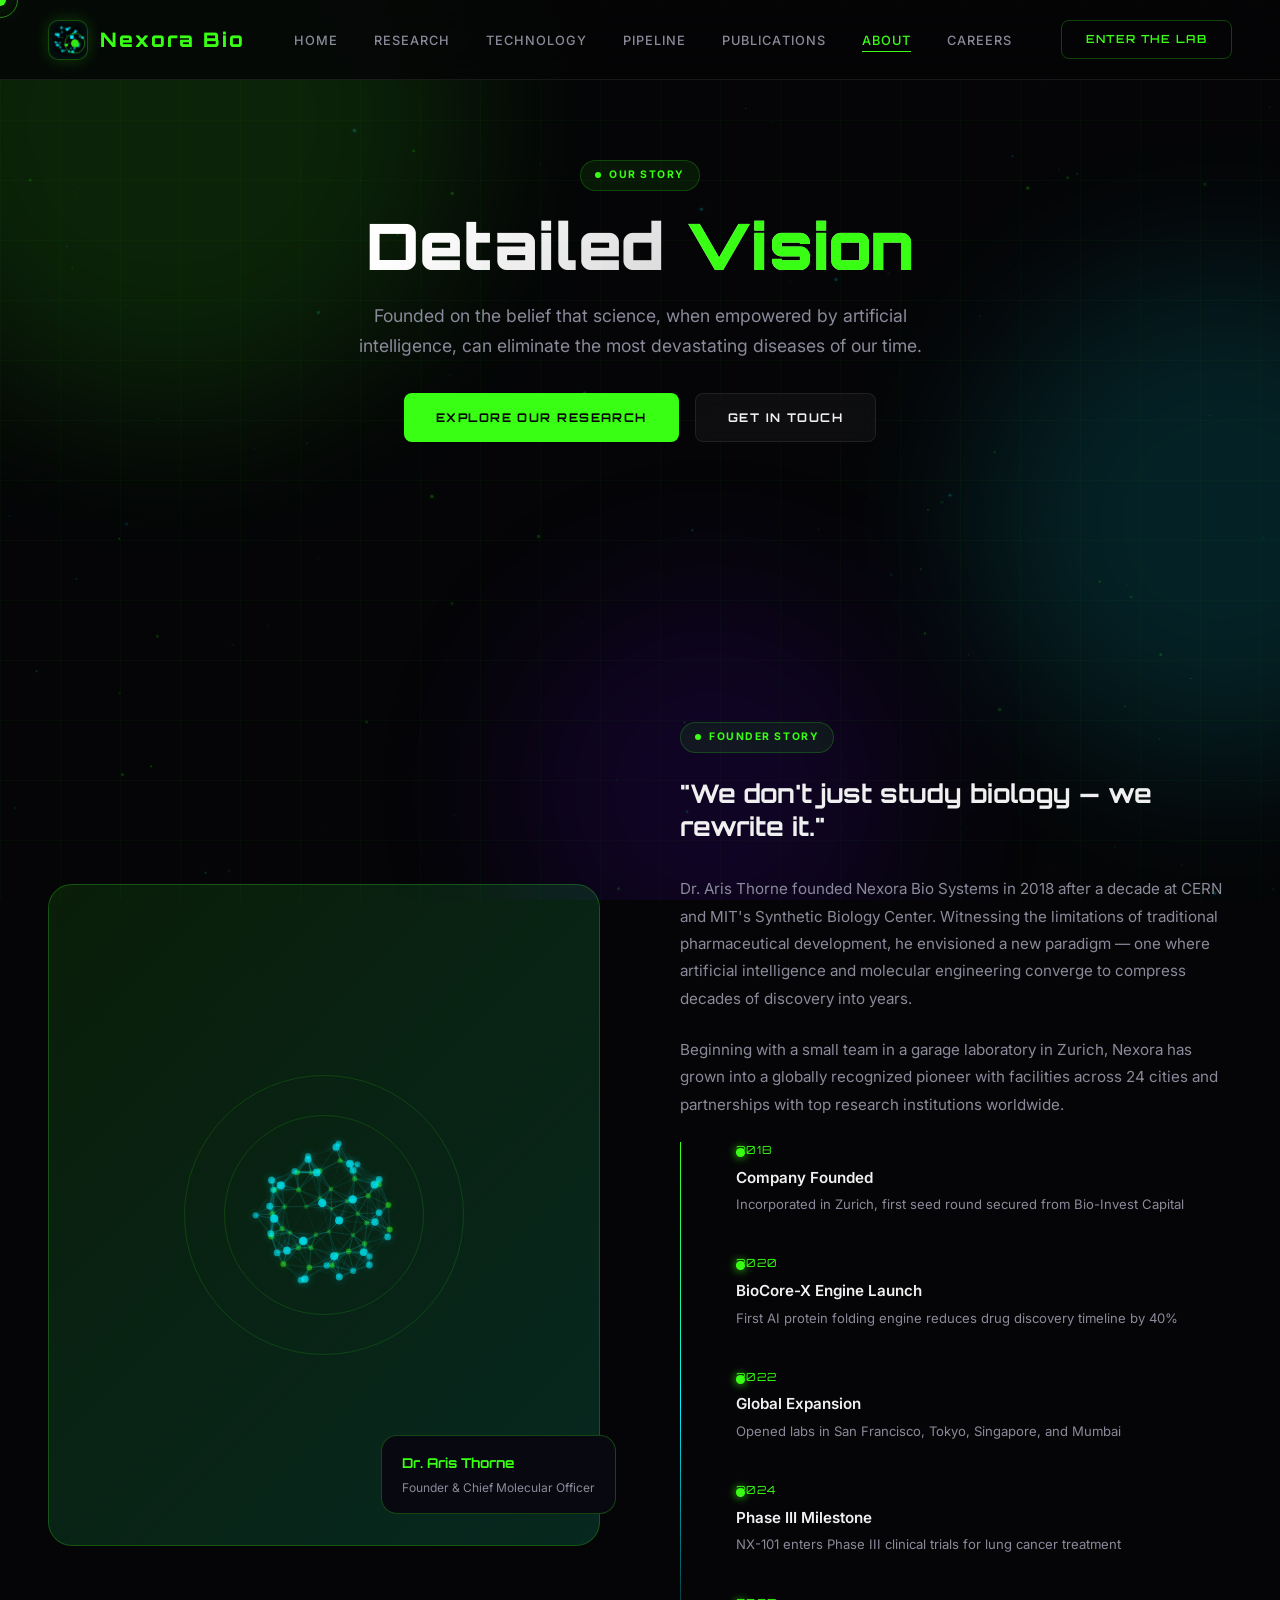
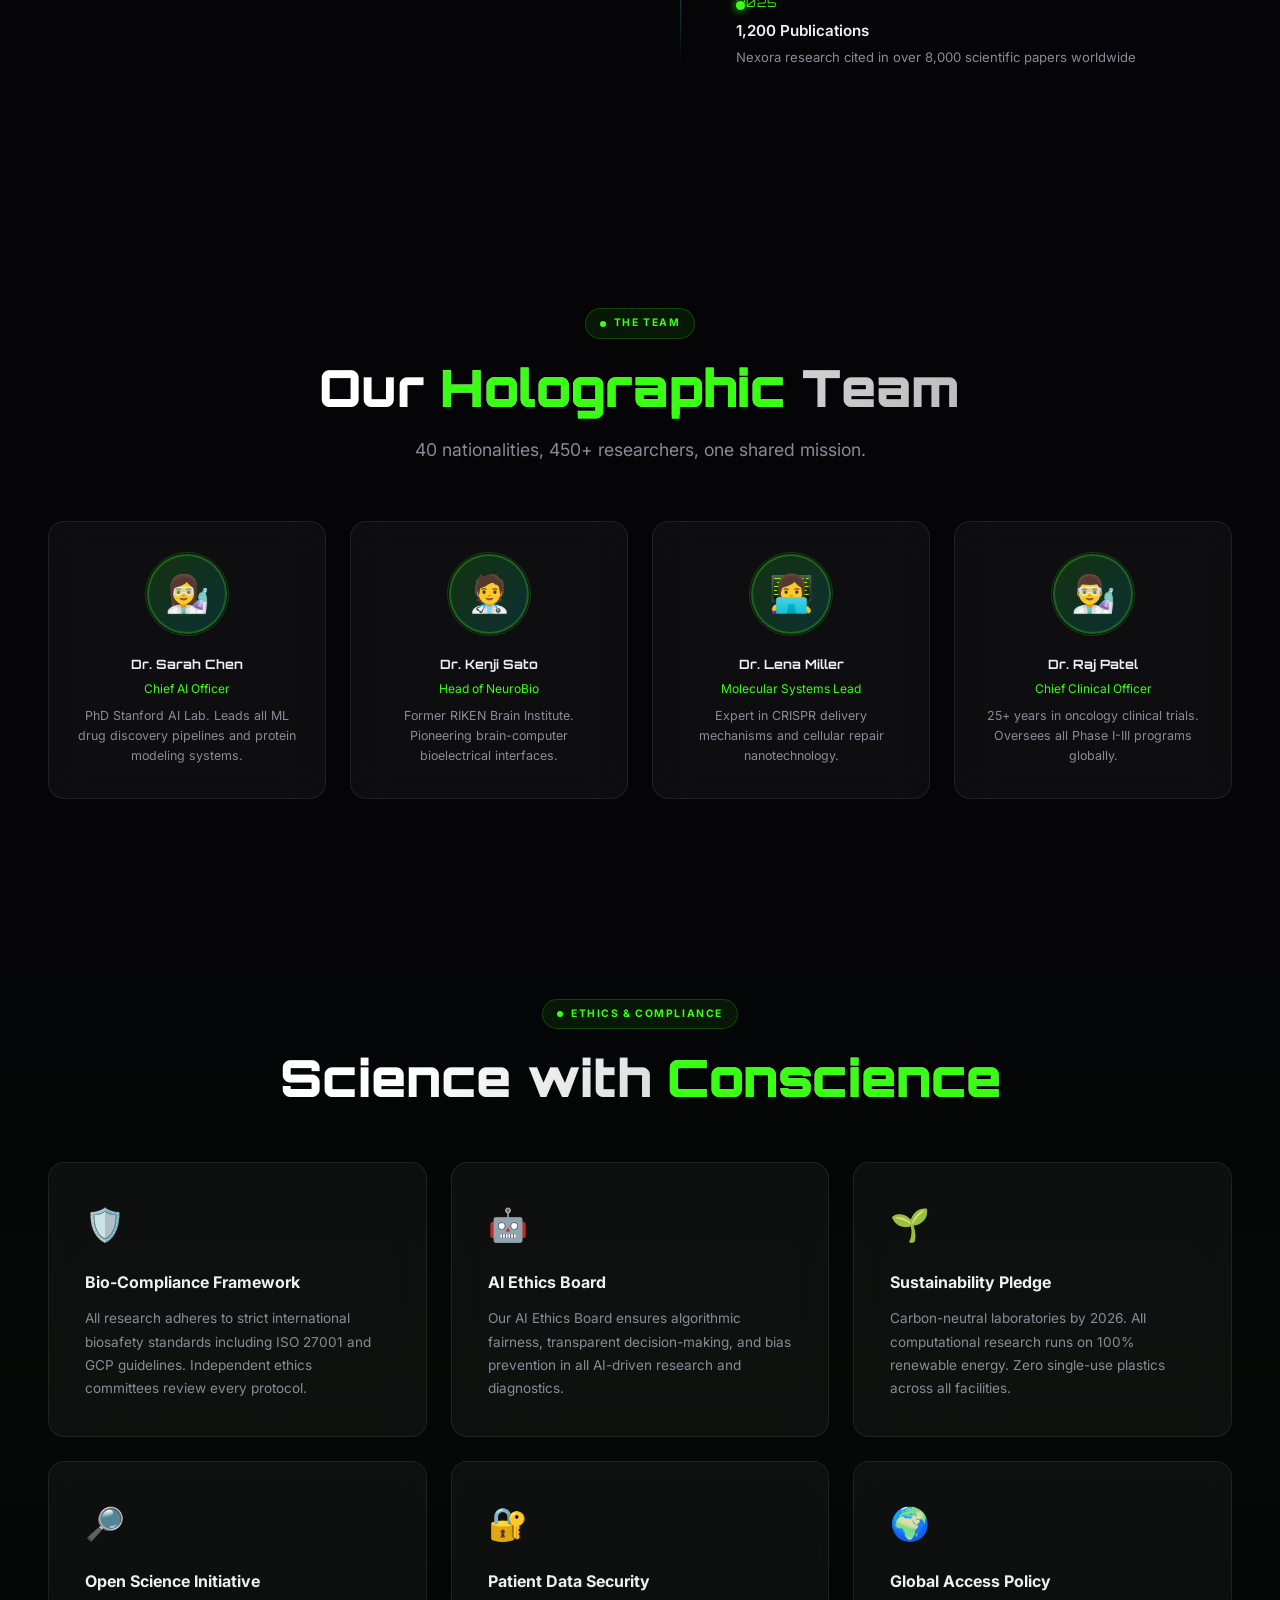
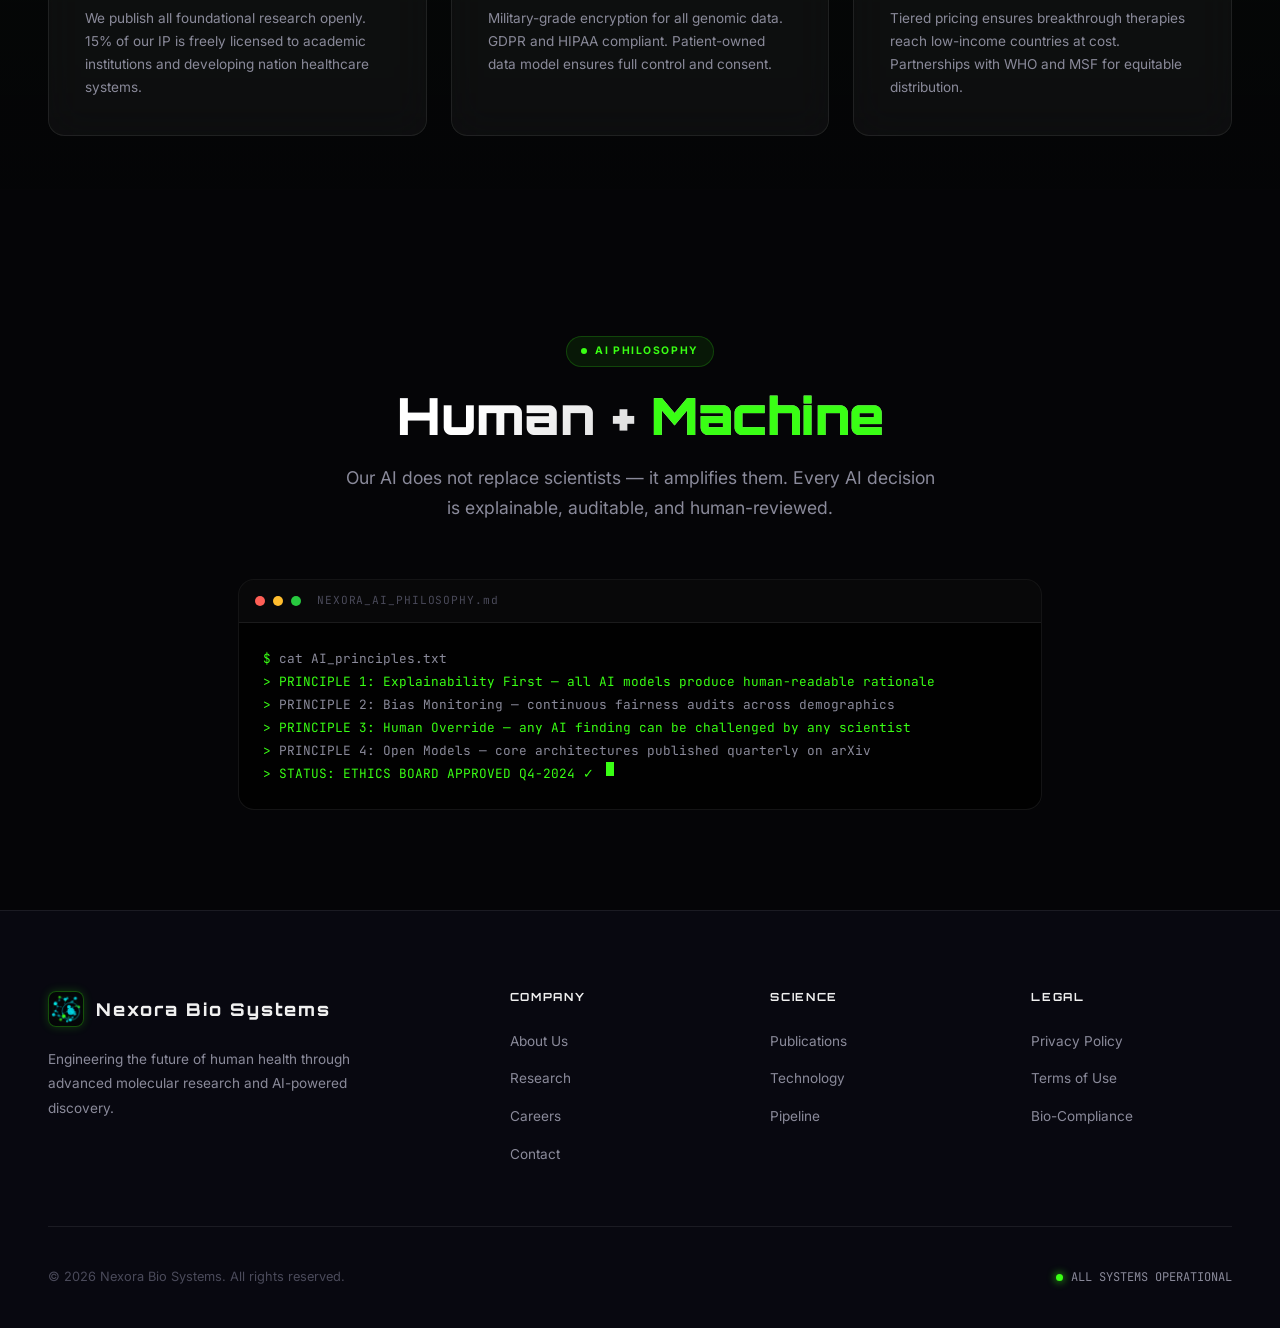
<file: about.html>
<!DOCTYPE html>
<html lang="en">

<head>
    <meta charset="UTF-8" />
    <meta name="viewport" content="width=device-width, initial-scale=1.0" />
    <title>About Nexora — Detailed Vision | Nexora Bio Systems</title>
    <meta name="description"
        content="Explore the vision, mission, and team behind Nexora Bio Systems — pioneering the next frontier of human health." />
    <link rel="stylesheet" href="styles.css" />
    <style>
        .about-hero {
            padding: 160px 0 100px;
            text-align: center;
        }

        .about-hero .section-title {
            font-size: clamp(2.5rem, 5vw, 4.5rem);
        }

        .founder-grid {
            display: grid;
            grid-template-columns: 1fr 1fr;
            gap: 80px;
            align-items: center;
            margin-top: 80px;
        }

        .founder-image-wrap {
            position: relative;
        }

        .founder-image {
            width: 100%;
            aspect-ratio: 1/1.2;
            border-radius: var(--radius-lg);
            background: linear-gradient(135deg, rgba(57, 255, 20, 0.1), rgba(0, 240, 255, 0.1));
            border: 1px solid var(--neon-border);
            display: flex;
            align-items: center;
            justify-content: center;
            font-size: 120px;
            position: relative;
            overflow: hidden;
        }

        .founder-image::before {
            content: '';
            position: absolute;
            inset: 0;
            background: linear-gradient(135deg, transparent, rgba(57, 255, 20, 0.05));
        }

        .founder-ring {
            position: absolute;
            width: 200px;
            height: 200px;
            border-radius: 50%;
            border: 1px solid rgba(57, 255, 20, 0.15);
            animation: spin 20s linear infinite;
            top: 50%;
            left: 50%;
            margin-top: -100px;
            margin-left: -100px;
        }

        .founder-ring:nth-child(2) {
            width: 280px;
            height: 280px;
            animation-direction: reverse;
            animation-duration: 30s;
            margin-top: -140px;
            margin-left: -140px;
        }

        .founder-badge {
            position: absolute;
            bottom: 32px;
            right: -16px;
            background: var(--black-2);
            border: 1px solid var(--neon-border);
            border-radius: var(--radius);
            padding: 16px 20px;
        }

        .founder-badge-name {
            font-family: 'Orbitron', sans-serif;
            font-size: 0.85rem;
            font-weight: 700;
            color: var(--neon-green);
        }

        .founder-badge-title {
            font-size: 0.75rem;
            color: var(--text-secondary);
            margin-top: 4px;
        }

        .founder-quote {
            font-size: 1.6rem;
            font-family: 'Orbitron', sans-serif;
            font-weight: 700;
            line-height: 1.3;
            color: var(--text-primary);
            margin-bottom: 32px;
        }

        .founder-bio {
            font-size: 0.95rem;
            color: var(--text-secondary);
            line-height: 1.8;
            margin-bottom: 24px;
        }

        .timeline {
            position: relative;
            padding-left: 32px;
        }

        .timeline::before {
            content: '';
            position: absolute;
            left: 0;
            top: 0;
            bottom: 0;
            width: 1px;
            background: linear-gradient(180deg, var(--neon-green), var(--cyan), transparent);
        }

        .timeline-item {
            position: relative;
            margin-bottom: 40px;
            padding-left: 24px;
        }

        .timeline-item::before {
            content: '';
            position: absolute;
            left: -32px - 4px;
            top: 6px;
            width: 9px;
            height: 9px;
            border-radius: 50%;
            background: var(--neon-green);
            box-shadow: 0 0 10px var(--neon-green);
        }

        .timeline-year {
            font-family: 'Orbitron', sans-serif;
            font-size: 0.7rem;
            color: var(--neon-green);
            letter-spacing: 0.12em;
            margin-bottom: 6px;
        }

        .timeline-title {
            font-size: 0.95rem;
            font-weight: 600;
            margin-bottom: 4px;
        }

        .timeline-desc {
            font-size: 0.82rem;
            color: var(--text-secondary);
            line-height: 1.6;
        }

        .team-grid {
            display: grid;
            grid-template-columns: repeat(4, 1fr);
            gap: 24px;
        }

        .team-card {
            padding: 32px 24px;
            text-align: center;
        }

        .team-avatar {
            width: 80px;
            height: 80px;
            border-radius: 50%;
            margin: 0 auto 20px;
            background: linear-gradient(135deg, rgba(57, 255, 20, 0.15), rgba(0, 240, 255, 0.15));
            border: 2px solid var(--neon-border);
            display: flex;
            align-items: center;
            justify-content: center;
            font-size: 36px;
            position: relative;
        }

        .team-avatar::after {
            content: '';
            position: absolute;
            inset: -4px;
            border-radius: 50%;
            border: 1px solid rgba(57, 255, 20, 0.2);
            animation: spin 10s linear infinite;
        }

        .team-name {
            font-family: 'Orbitron', sans-serif;
            font-size: 0.8rem;
            font-weight: 700;
            color: var(--text-primary);
            margin-bottom: 4px;
        }

        .team-role {
            font-size: 0.75rem;
            color: var(--neon-green);
            margin-bottom: 8px;
        }

        .team-bio {
            font-size: 0.78rem;
            color: var(--text-secondary);
            line-height: 1.6;
        }

        .ethics-grid {
            display: grid;
            grid-template-columns: repeat(3, 1fr);
            gap: 24px;
        }

        .ethics-card {
            padding: 36px;
        }

        .ethics-icon {
            font-size: 2rem;
            margin-bottom: 20px;
        }

        .ethics-title {
            font-size: 1rem;
            font-weight: 700;
            margin-bottom: 12px;
        }

        .ethics-desc {
            font-size: 0.85rem;
            color: var(--text-secondary);
            line-height: 1.7;
        }

        .values-section {
            background: linear-gradient(180deg, transparent, rgba(57, 255, 20, 0.02), transparent);
        }

        @media (max-width: 900px) {
            .founder-grid {
                grid-template-columns: 1fr;
                gap: 40px;
            }

            .team-grid {
                grid-template-columns: repeat(2, 1fr);
            }

            .ethics-grid {
                grid-template-columns: 1fr;
            }
        }

        @media (max-width: 600px) {
            .team-grid {
                grid-template-columns: 1fr;
            }
        }
    </style>
</head>

<body>
    <div class="cursor" id="cursor"></div>
    <div class="cursor-ring" id="cursorRing"></div>
    <canvas id="particles-canvas"></canvas>
    <div class="bg-grid"></div>
    <div class="bg-orbs">
        <div class="bg-orb"></div>
        <div class="bg-orb"></div>
        <div class="bg-orb"></div>
    </div>

    <nav class="nav" id="nav">
        <div class="nav-logo">
            <div class="nav-logo-icon">🧬</div>
            <span>Nexora<span> Bio</span></span>
        </div>
        <ul class="nav-links">
            <li><a href="index.html">Home</a></li>
            <li><a href="research.html">Research</a></li>
            <li><a href="technology.html">Technology</a></li>
            <li><a href="pipeline.html">Pipeline</a></li>
            <li><a href="publications.html">Publications</a></li>
            <li><a href="about.html" class="active">About</a></li>
            <li><a href="careers.html">Careers</a></li>
        </ul>
        <div class="nav-cta"><a href="contact.html" class="btn-nav">Enter the Lab</a></div>
        <button class="nav-toggle" id="navToggle"><span></span><span></span><span></span></button>
    </nav>
    <div class="mobile-menu" id="mobileMenu">
        <a href="index.html">Home</a><a href="research.html">Research</a><a href="technology.html">Technology</a>
        <a href="pipeline.html">Pipeline</a><a href="publications.html">Publications</a>
        <a href="about.html">About</a><a href="careers.html">Careers</a>
        <a href="contact.html" class="btn btn-primary">Enter the Lab</a>
    </div>

    <main class="page-wrapper">
        <!-- HERO -->
        <section class="about-hero section">
            <div class="container">
                <div class="section-tag reveal" style="justify-content:center;"><span class="section-tag-dot"></span>Our
                    Story</div>
                <h1 class="section-title reveal">Detailed <span>Vision</span></h1>
                <p class="section-subtitle reveal" style="margin: 0 auto 32px; text-align:center;">
                    Founded on the belief that science, when empowered by artificial intelligence, can eliminate the
                    most devastating diseases of our time.
                </p>
                <div style="display:flex; justify-content:center; gap:16px;" class="reveal">
                    <a href="research.html" class="btn btn-primary">Explore Our Research</a>
                    <a href="contact.html" class="btn btn-secondary">Get in Touch</a>
                </div>
            </div>
        </section>

        <!-- FOUNDER STORY -->
        <section class="section">
            <div class="container">
                <div class="founder-grid">
                    <div class="founder-image-wrap reveal">
                        <div class="founder-image"
                            style="position:relative; overflow:hidden; display:flex; align-items:center; justify-content:center;">
                            <canvas id="about-canvas"
                                style="position:absolute; width:100%; height:100%; top:0; left:0; pointer-events:none; z-index:2;"></canvas>
                            <div class="founder-ring"></div>
                            <div class="founder-ring"></div>
                        </div>
                        <div class="founder-badge">
                            <div class="founder-badge-name">Dr. Aris Thorne</div>
                            <div class="founder-badge-title">Founder & Chief Molecular Officer</div>
                        </div>
                    </div>
                    <div class="reveal">
                        <div class="section-tag" style="margin-bottom:24px;"><span
                                class="section-tag-dot"></span>Founder Story</div>
                        <p class="founder-quote">"We don't just study biology — we rewrite it."</p>
                        <p class="founder-bio">Dr. Aris Thorne founded Nexora Bio Systems in 2018 after a decade at CERN
                            and MIT's Synthetic Biology Center. Witnessing the limitations of traditional pharmaceutical
                            development, he envisioned a new paradigm — one where artificial intelligence and molecular
                            engineering converge to compress decades of discovery into years.</p>
                        <p class="founder-bio">Beginning with a small team in a garage laboratory in Zurich, Nexora has
                            grown into a globally recognized pioneer with facilities across 24 cities and partnerships
                            with top research institutions worldwide.</p>
                        <div class="timeline">
                            <div class="timeline-item">
                                <div class="timeline-year">2018</div>
                                <div class="timeline-title">Company Founded</div>
                                <div class="timeline-desc">Incorporated in Zurich, first seed round secured from
                                    Bio-Invest Capital</div>
                            </div>
                            <div class="timeline-item">
                                <div class="timeline-year">2020</div>
                                <div class="timeline-title">BioCore-X Engine Launch</div>
                                <div class="timeline-desc">First AI protein folding engine reduces drug discovery
                                    timeline by 40%</div>
                            </div>
                            <div class="timeline-item">
                                <div class="timeline-year">2022</div>
                                <div class="timeline-title">Global Expansion</div>
                                <div class="timeline-desc">Opened labs in San Francisco, Tokyo, Singapore, and Mumbai
                                </div>
                            </div>
                            <div class="timeline-item">
                                <div class="timeline-year">2024</div>
                                <div class="timeline-title">Phase III Milestone</div>
                                <div class="timeline-desc">NX-101 enters Phase III clinical trials for lung cancer
                                    treatment</div>
                            </div>
                            <div class="timeline-item">
                                <div class="timeline-year">2025</div>
                                <div class="timeline-title">1,200 Publications</div>
                                <div class="timeline-desc">Nexora research cited in over 8,000 scientific papers
                                    worldwide</div>
                            </div>
                        </div>
                    </div>
                </div>
            </div>
        </section>

        <!-- TEAM -->
        <section class="section">
            <div class="container">
                <div class="section-header reveal" style="text-align:center; margin-bottom:56px;">
                    <div class="section-tag" style="justify-content:center;"><span class="section-tag-dot"></span>The
                        Team</div>
                    <h2 class="section-title">Our <span>Holographic</span> Team</h2>
                    <p class="section-subtitle" style="margin:0 auto;">40 nationalities, 450+ researchers, one shared
                        mission.</p>
                </div>
                <div class="team-grid">
                    <div class="team-card card-glass card-glass--hover reveal">
                        <div class="team-avatar">👩‍🔬</div>
                        <div class="team-name">Dr. Sarah Chen</div>
                        <div class="team-role">Chief AI Officer</div>
                        <div class="team-bio">PhD Stanford AI Lab. Leads all ML drug discovery pipelines and protein
                            modeling systems.</div>
                    </div>
                    <div class="team-card card-glass card-glass--hover reveal reveal-delay-1">
                        <div class="team-avatar">🧑‍⚕️</div>
                        <div class="team-name">Dr. Kenji Sato</div>
                        <div class="team-role">Head of NeuroBio</div>
                        <div class="team-bio">Former RIKEN Brain Institute. Pioneering brain-computer bioelectrical
                            interfaces.</div>
                    </div>
                    <div class="team-card card-glass card-glass--hover reveal reveal-delay-2">
                        <div class="team-avatar">👩‍💻</div>
                        <div class="team-name">Dr. Lena Miller</div>
                        <div class="team-role">Molecular Systems Lead</div>
                        <div class="team-bio">Expert in CRISPR delivery mechanisms and cellular repair nanotechnology.
                        </div>
                    </div>
                    <div class="team-card card-glass card-glass--hover reveal reveal-delay-3">
                        <div class="team-avatar">👨‍🔬</div>
                        <div class="team-name">Dr. Raj Patel</div>
                        <div class="team-role">Chief Clinical Officer</div>
                        <div class="team-bio">25+ years in oncology clinical trials. Oversees all Phase I-III programs
                            globally.</div>
                    </div>
                </div>
            </div>
        </section>

        <!-- ETHICS & VALUES -->
        <section class="section values-section">
            <div class="container">
                <div class="section-header reveal" style="text-align:center; margin-bottom:56px;">
                    <div class="section-tag" style="justify-content:center;"><span class="section-tag-dot"></span>Ethics
                        & Compliance</div>
                    <h2 class="section-title">Science with <span>Conscience</span></h2>
                </div>
                <div class="ethics-grid">
                    <div class="ethics-card card-glass card-glass--hover reveal">
                        <div class="ethics-icon">🛡️</div>
                        <div class="ethics-title">Bio-Compliance Framework</div>
                        <div class="ethics-desc">All research adheres to strict international biosafety standards
                            including ISO 27001 and GCP guidelines. Independent ethics committees review every protocol.
                        </div>
                    </div>
                    <div class="ethics-card card-glass card-glass--hover reveal reveal-delay-1">
                        <div class="ethics-icon">🤖</div>
                        <div class="ethics-title">AI Ethics Board</div>
                        <div class="ethics-desc">Our AI Ethics Board ensures algorithmic fairness, transparent
                            decision-making, and bias prevention in all AI-driven research and diagnostics.</div>
                    </div>
                    <div class="ethics-card card-glass card-glass--hover reveal reveal-delay-2">
                        <div class="ethics-icon">🌱</div>
                        <div class="ethics-title">Sustainability Pledge</div>
                        <div class="ethics-desc">Carbon-neutral laboratories by 2026. All computational research runs on
                            100% renewable energy. Zero single-use plastics across all facilities.</div>
                    </div>
                    <div class="ethics-card card-glass card-glass--hover reveal">
                        <div class="ethics-icon">🔎</div>
                        <div class="ethics-title">Open Science Initiative</div>
                        <div class="ethics-desc">We publish all foundational research openly. 15% of our IP is freely
                            licensed to academic institutions and developing nation healthcare systems.</div>
                    </div>
                    <div class="ethics-card card-glass card-glass--hover reveal reveal-delay-1">
                        <div class="ethics-icon">🔐</div>
                        <div class="ethics-title">Patient Data Security</div>
                        <div class="ethics-desc">Military-grade encryption for all genomic data. GDPR and HIPAA
                            compliant. Patient-owned data model ensures full control and consent.</div>
                    </div>
                    <div class="ethics-card card-glass card-glass--hover reveal reveal-delay-2">
                        <div class="ethics-icon">🌍</div>
                        <div class="ethics-title">Global Access Policy</div>
                        <div class="ethics-desc">Tiered pricing ensures breakthrough therapies reach low-income
                            countries at cost. Partnerships with WHO and MSF for equitable distribution.</div>
                    </div>
                </div>
            </div>
        </section>

        <!-- AI INTEGRATION PHILOSOPHY -->
        <section class="section">
            <div class="container-sm">
                <div class="section-header reveal" style="text-align:center; margin-bottom: 56px;">
                    <div class="section-tag" style="justify-content:center;"><span class="section-tag-dot"></span>AI
                        Philosophy</div>
                    <h2 class="section-title">Human + <span>Machine</span></h2>
                    <p class="section-subtitle" style="margin:0 auto;">Our AI does not replace scientists — it amplifies
                        them. Every AI decision is explainable, auditable, and human-reviewed.</p>
                </div>
                <div class="terminal reveal">
                    <div class="terminal-header">
                        <div class="terminal-dot"></div>
                        <div class="terminal-dot"></div>
                        <div class="terminal-dot"></div>
                        <span class="terminal-title">NEXORA_AI_PHILOSOPHY.md</span>
                    </div>
                    <div class="terminal-body">
                        <div class="terminal-line"><span class="terminal-prompt">$</span><span class="terminal-text">cat
                                AI_principles.txt</span></div>
                        <div class="terminal-line"><span class="terminal-prompt">></span><span
                                class="terminal-text-green">PRINCIPLE 1: Explainability First — all AI models produce
                                human-readable rationale</span></div>
                        <div class="terminal-line"><span class="terminal-prompt">></span><span
                                class="terminal-text">PRINCIPLE 2: Bias Monitoring — continuous fairness audits across
                                demographics</span></div>
                        <div class="terminal-line"><span class="terminal-prompt">></span><span
                                class="terminal-text-green">PRINCIPLE 3: Human Override — any AI finding can be
                                challenged by any scientist</span></div>
                        <div class="terminal-line"><span class="terminal-prompt">></span><span
                                class="terminal-text">PRINCIPLE 4: Open Models — core architectures published quarterly
                                on arXiv</span></div>
                        <div class="terminal-line"><span class="terminal-prompt">></span><span
                                class="terminal-text-green">STATUS: ETHICS BOARD APPROVED Q4-2024 ✓</span><span
                                class="terminal-cursor"></span></div>
                    </div>
                </div>
            </div>
        </section>
    </main>

    <footer class="footer">
        <div class="container">
            <div class="footer-grid">
                <div class="footer-brand">
                    <div class="footer-logo">
                        <div class="footer-logo-icon">🧬</div><span>Nexora Bio Systems</span>
                    </div>
                    <p class="footer-desc">Engineering the future of human health through advanced molecular research
                        and AI-powered discovery.</p>
                </div>
                <div>
                    <h4 class="footer-col-title">Company</h4>
                    <ul class="footer-links">
                        <li><a href="about.html">About Us</a></li>
                        <li><a href="research.html">Research</a></li>
                        <li><a href="careers.html">Careers</a></li>
                        <li><a href="contact.html">Contact</a></li>
                    </ul>
                </div>
                <div>
                    <h4 class="footer-col-title">Science</h4>
                    <ul class="footer-links">
                        <li><a href="publications.html">Publications</a></li>
                        <li><a href="technology.html">Technology</a></li>
                        <li><a href="pipeline.html">Pipeline</a></li>
                    </ul>
                </div>
                <div>
                    <h4 class="footer-col-title">Legal</h4>
                    <ul class="footer-links">
                        <li><a href="#">Privacy Policy</a></li>
                        <li><a href="#">Terms of Use</a></li>
                        <li><a href="#">Bio-Compliance</a></li>
                    </ul>
                </div>
            </div>
            <div class="footer-bottom">
                <p class="footer-copy">© 2026 Nexora Bio Systems. All rights reserved.</p>
                <div class="footer-status">
                    <div class="footer-status-dot"></div>ALL SYSTEMS OPERATIONAL
                </div>
            </div>
        </div>
    </footer>
    <script src="core.js"></script>
    <script src="about-anim.js"></script>
</body>

</html>
</file>
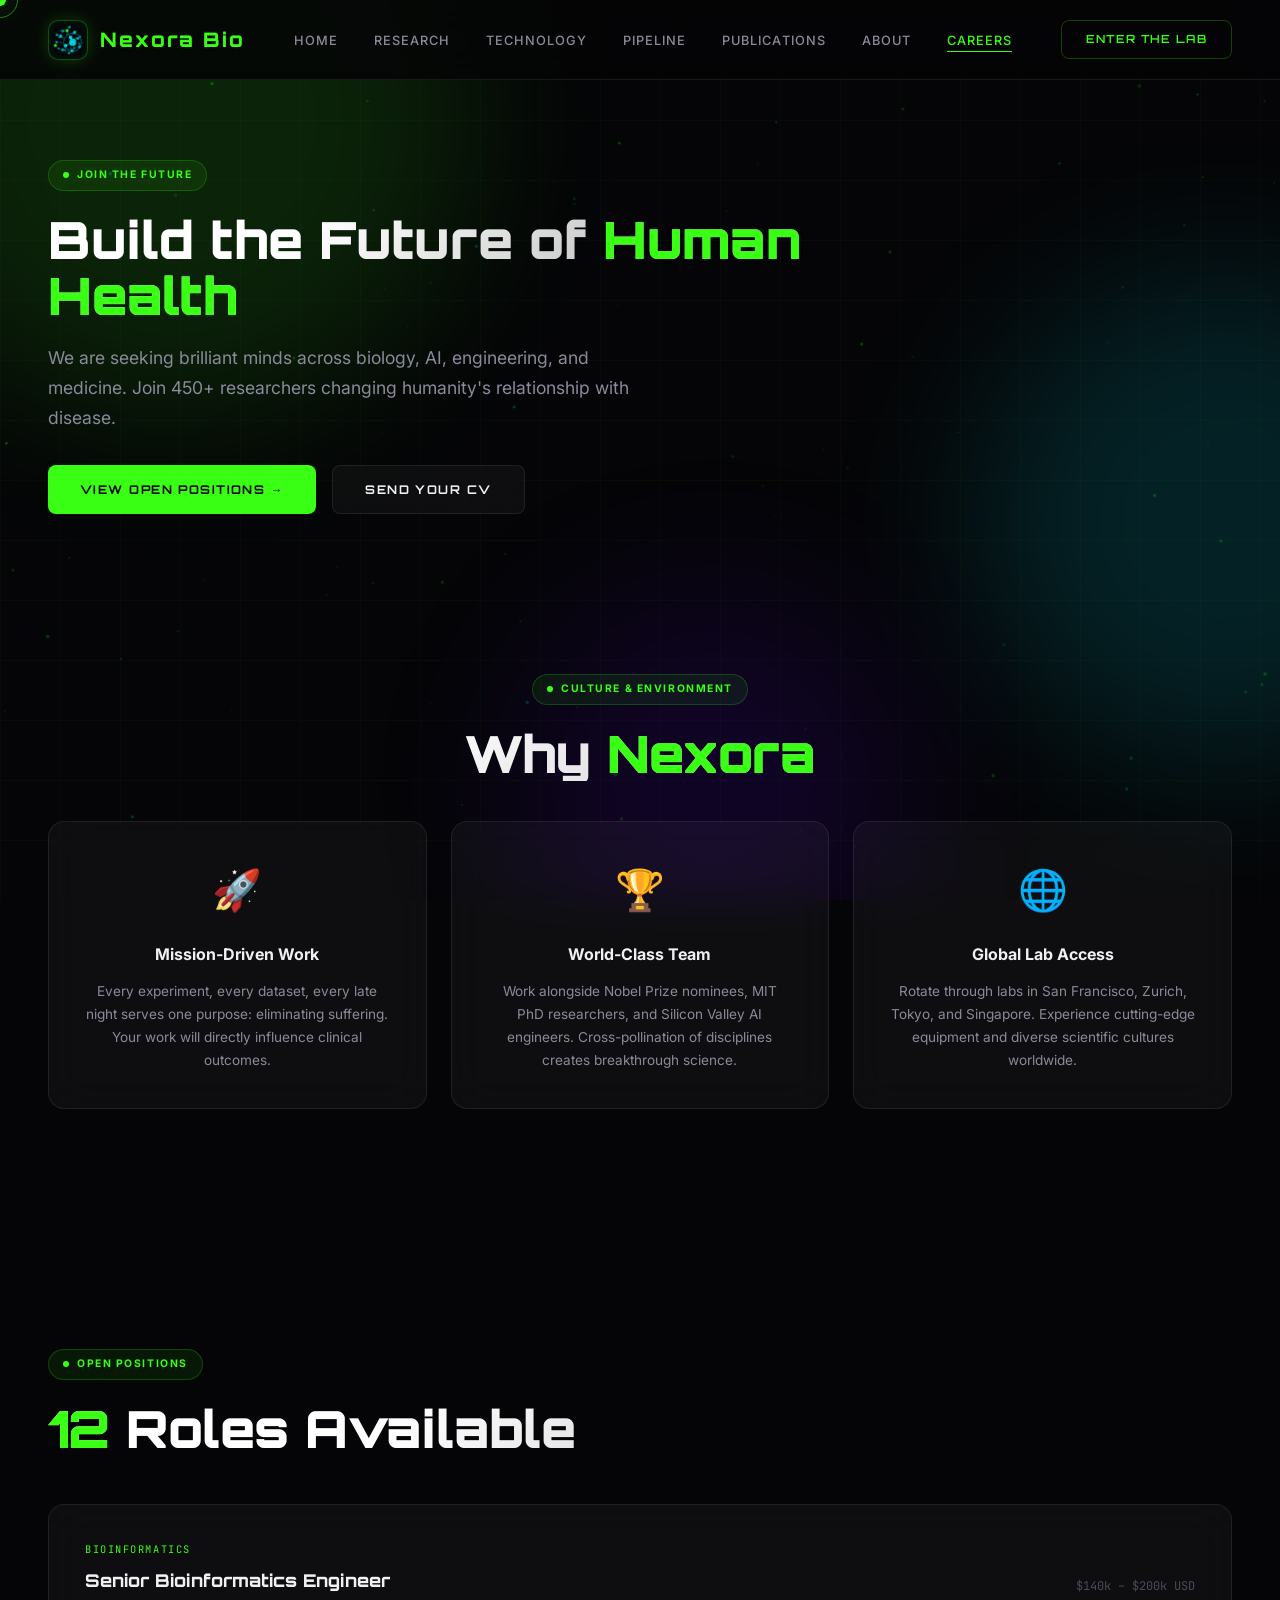
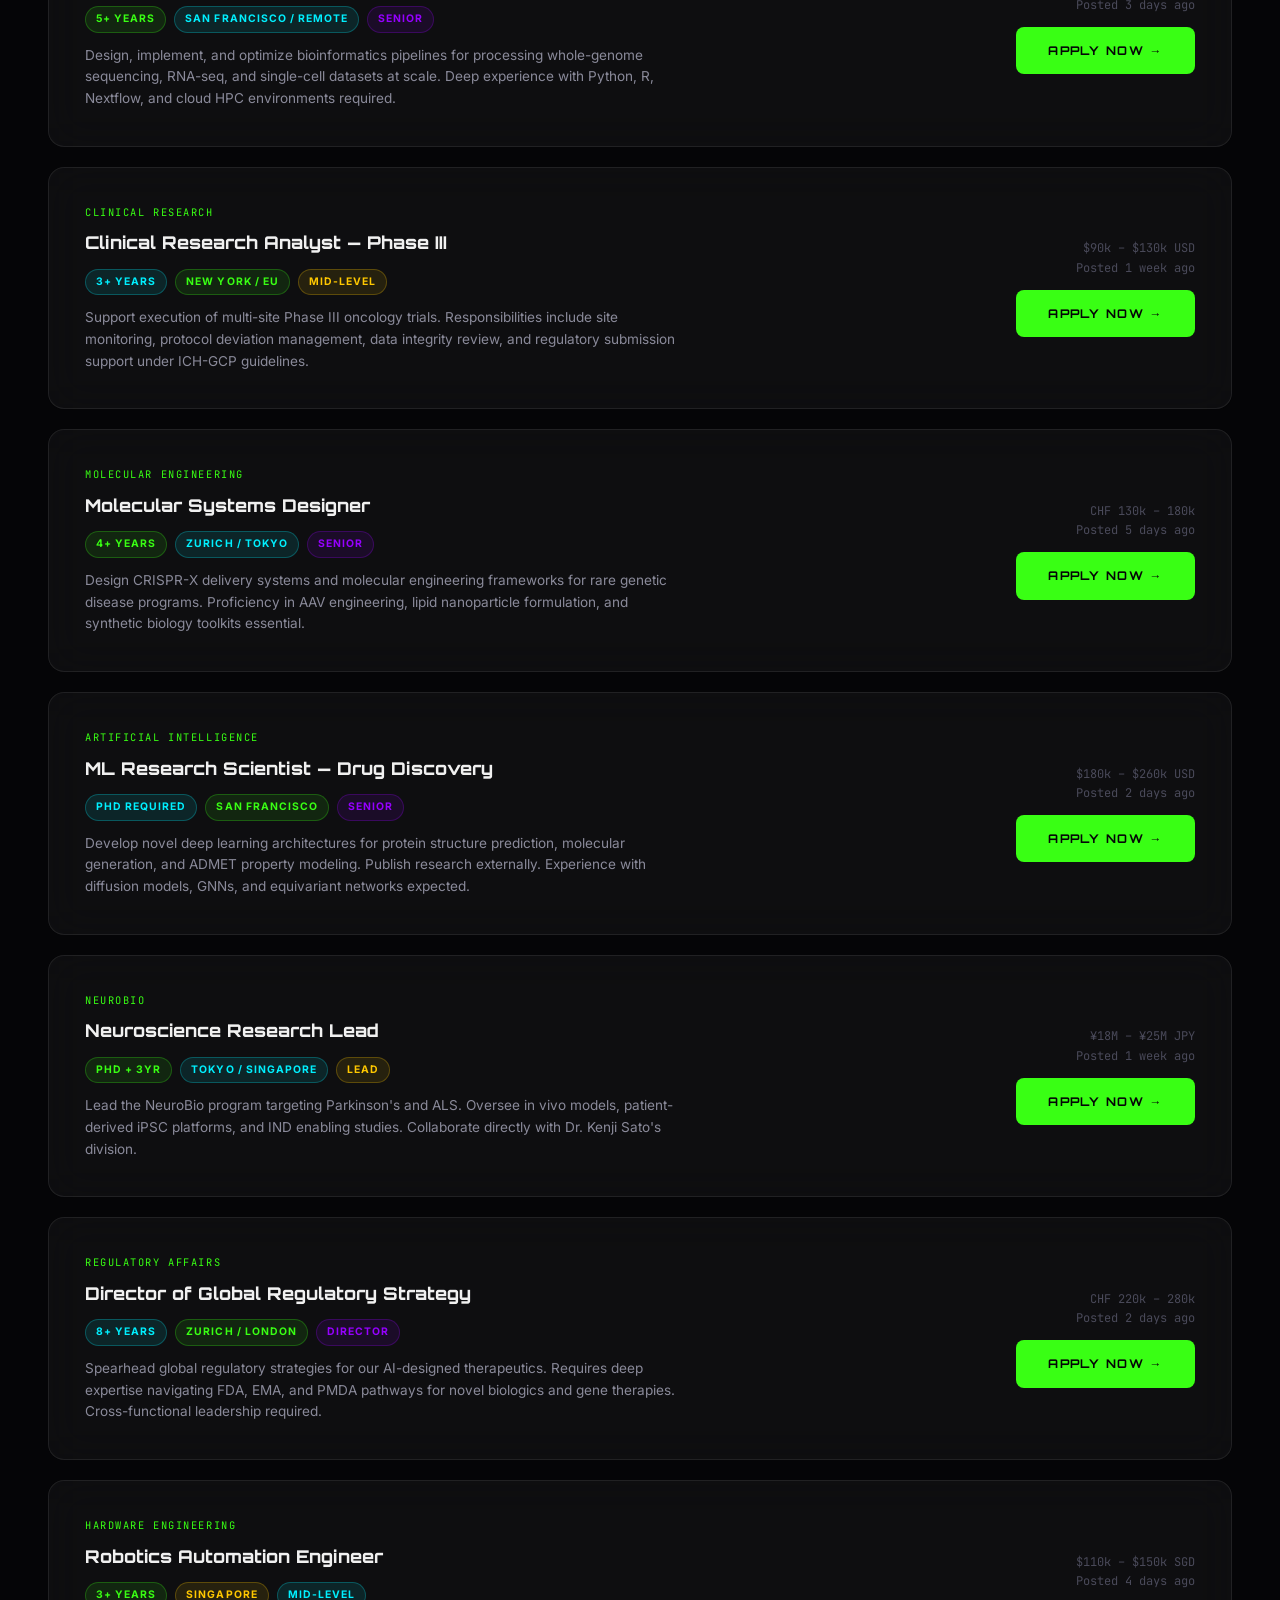
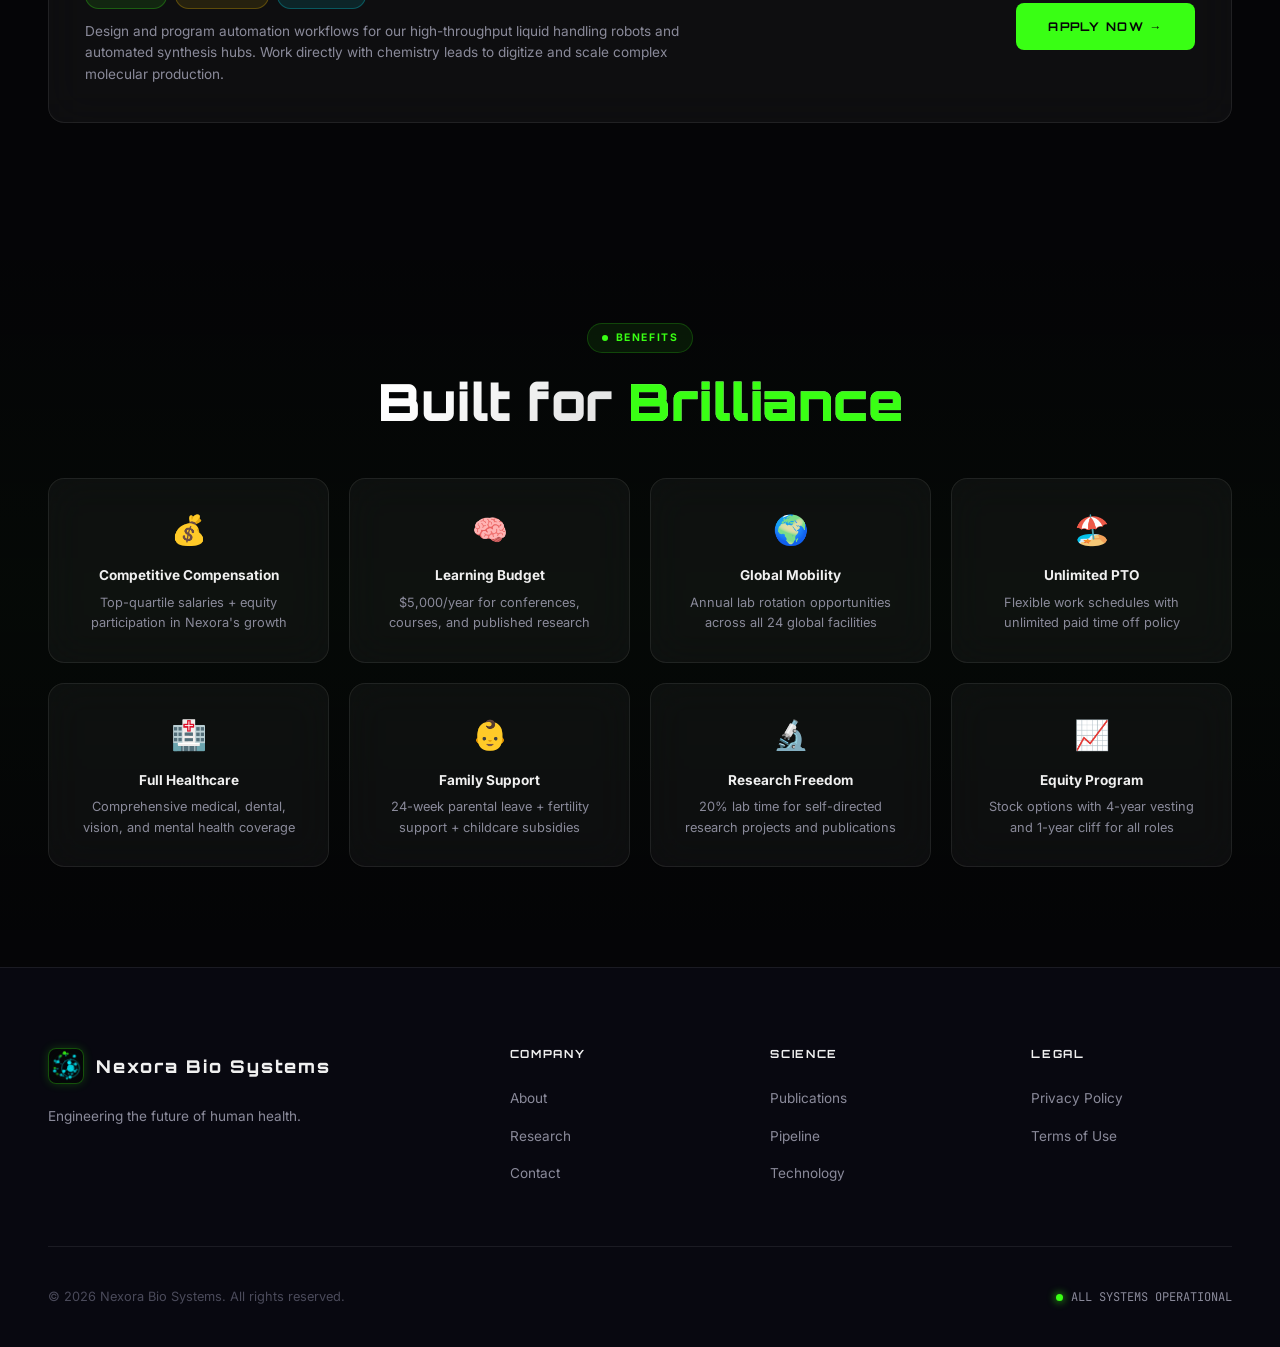
<file: careers.html>
<!DOCTYPE html>
<html lang="en">

<head>
    <meta charset="UTF-8" />
    <meta name="viewport" content="width=device-width, initial-scale=1.0" />
    <title>Careers — Join the Future | Nexora Bio Systems</title>
    <link rel="stylesheet" href="styles.css" />
    <style>
        .careers-hero {
            padding: 160px 0 100px;
        }

        .culture-grid {
            display: grid;
            grid-template-columns: repeat(3, 1fr);
            gap: 24px;
            margin-bottom: 80px;
        }

        .culture-card {
            padding: 36px;
            text-align: center;
        }

        .culture-icon {
            font-size: 2.5rem;
            margin-bottom: 20px;
        }

        .culture-title {
            font-size: 1rem;
            font-weight: 700;
            margin-bottom: 12px;
        }

        .culture-desc {
            font-size: 0.85rem;
            color: var(--text-secondary);
            line-height: 1.7;
        }

        .jobs-grid {
            display: flex;
            flex-direction: column;
            gap: 20px;
        }

        .job-card {
            padding: 36px;
            display: flex;
            align-items: center;
            justify-content: space-between;
            gap: 32px;
            transition: var(--transition);
        }

        .job-card:hover {
            border-color: var(--neon-border);
            transform: translateX(4px);
        }

        .job-info {
            flex: 1;
        }

        .job-dept {
            font-size: 0.65rem;
            color: var(--neon-green);
            text-transform: uppercase;
            letter-spacing: 0.15em;
            font-family: 'JetBrains Mono', monospace;
            margin-bottom: 8px;
        }

        .job-title {
            font-family: 'Orbitron', sans-serif;
            font-size: 1.1rem;
            font-weight: 800;
            color: var(--text-primary);
            margin-bottom: 12px;
        }

        .job-title:hover {
            color: var(--neon-green);
        }

        .job-tags {
            display: flex;
            gap: 8px;
            flex-wrap: wrap;
            margin-bottom: 12px;
        }

        .job-desc {
            font-size: 0.85rem;
            color: var(--text-secondary);
            line-height: 1.6;
            max-width: 600px;
        }

        .job-actions {
            flex-shrink: 0;
            display: flex;
            flex-direction: column;
            gap: 12px;
            align-items: flex-end;
        }

        .job-meta {
            text-align: right;
        }

        .job-meta-item {
            font-size: 0.75rem;
            color: var(--text-muted);
            font-family: 'JetBrains Mono', monospace;
        }

        .benefits-grid {
            display: grid;
            grid-template-columns: repeat(4, 1fr);
            gap: 20px;
        }

        .benefit-card {
            padding: 28px;
            text-align: center;
        }

        .benefit-icon {
            font-size: 1.8rem;
            margin-bottom: 12px;
        }

        .benefit-title {
            font-size: 0.85rem;
            font-weight: 700;
            margin-bottom: 6px;
        }

        .benefit-desc {
            font-size: 0.8rem;
            color: var(--text-secondary);
            line-height: 1.6;
        }

        @media (max-width: 900px) {
            .culture-grid {
                grid-template-columns: 1fr 1fr;
            }

            .job-card {
                flex-direction: column;
                align-items: flex-start;
            }

            .job-actions {
                align-items: flex-start;
                flex-direction: row;
            }

            .job-meta {
                text-align: left;
            }

            .benefits-grid {
                grid-template-columns: repeat(2, 1fr);
            }
        }

        @media (max-width: 600px) {

            .culture-grid,
            .benefits-grid {
                grid-template-columns: 1fr;
            }
        }
    </style>
</head>

<body>
    <div class="cursor" id="cursor"></div>
    <div class="cursor-ring" id="cursorRing"></div>
    <canvas id="particles-canvas"></canvas>
    <div class="bg-grid"></div>
    <div class="bg-orbs">
        <div class="bg-orb"></div>
        <div class="bg-orb"></div>
        <div class="bg-orb"></div>
    </div>
    <nav class="nav" id="nav">
        <div class="nav-logo">
            <div class="nav-logo-icon">🧬</div><span>Nexora<span> Bio</span></span>
        </div>
        <ul class="nav-links">
            <li><a href="index.html">Home</a></li>
            <li><a href="research.html">Research</a></li>
            <li><a href="technology.html">Technology</a></li>
            <li><a href="pipeline.html">Pipeline</a></li>
            <li><a href="publications.html">Publications</a></li>
            <li><a href="about.html">About</a></li>
            <li><a href="careers.html" class="active">Careers</a></li>
        </ul>
        <div class="nav-cta"><a href="contact.html" class="btn-nav">Enter the Lab</a></div>
        <button class="nav-toggle" id="navToggle"><span></span><span></span><span></span></button>
    </nav>
    <div class="mobile-menu" id="mobileMenu">
        <a href="index.html">Home</a><a href="research.html">Research</a><a href="technology.html">Technology</a>
        <a href="pipeline.html">Pipeline</a><a href="publications.html">Publications</a>
        <a href="about.html">About</a><a href="careers.html">Careers</a>
        <a href="contact.html" class="btn btn-primary">Enter the Lab</a>
    </div>
    <main class="page-wrapper">
        <section class="careers-hero section">
            <div class="container">
                <div class="section-tag reveal"><span class="section-tag-dot"></span>Join the Future</div>
                <h1 class="section-title reveal" style="max-width:800px;">Build the Future of <span>Human Health</span>
                </h1>
                <p class="section-subtitle reveal">We are seeking brilliant minds across biology, AI, engineering, and
                    medicine. Join 450+ researchers changing humanity's relationship with disease.</p>
                <div style="display:flex; gap:16px; margin-top:32px; flex-wrap:wrap;" class="reveal">
                    <a href="#jobs" class="btn btn-primary">View Open Positions →</a>
                    <a href="contact.html" class="btn btn-secondary">Send Your CV</a>
                </div>
            </div>
        </section>

        <!-- Culture -->
        <section class="section-sm">
            <div class="container">
                <div class="section-header reveal" style="text-align:center; margin-bottom:40px;">
                    <div class="section-tag" style="justify-content:center;"><span
                            class="section-tag-dot"></span>Culture & Environment</div>
                    <h2 class="section-title">Why <span>Nexora</span></h2>
                </div>
                <div class="culture-grid">
                    <div class="culture-card card-glass card-glass--hover reveal">
                        <div class="culture-icon">🚀</div>
                        <div class="culture-title">Mission-Driven Work</div>
                        <div class="culture-desc">Every experiment, every dataset, every late night serves one purpose:
                            eliminating suffering. Your work will directly influence clinical outcomes.</div>
                    </div>
                    <div class="culture-card card-glass card-glass--hover reveal reveal-delay-1">
                        <div class="culture-icon">🏆</div>
                        <div class="culture-title">World-Class Team</div>
                        <div class="culture-desc">Work alongside Nobel Prize nominees, MIT PhD researchers, and Silicon
                            Valley AI engineers. Cross-pollination of disciplines creates breakthrough science.</div>
                    </div>
                    <div class="culture-card card-glass card-glass--hover reveal reveal-delay-2">
                        <div class="culture-icon">🌐</div>
                        <div class="culture-title">Global Lab Access</div>
                        <div class="culture-desc">Rotate through labs in San Francisco, Zurich, Tokyo, and Singapore.
                            Experience cutting-edge equipment and diverse scientific cultures worldwide.</div>
                    </div>
                </div>
            </div>
        </section>

        <!-- Jobs Section -->
        <section class="section" id="jobs">
            <div class="container">
                <div class="section-header reveal" style="margin-bottom:48px;">
                    <div class="section-tag"><span class="section-tag-dot"></span>Open Positions</div>
                    <h2 class="section-title"><span>12</span> Roles Available</h2>
                </div>
                <div class="jobs-grid">
                    <div class="job-card card-glass card-glass--hover reveal">
                        <div class="job-info">
                            <div class="job-dept">Bioinformatics</div>
                            <div class="job-title">Senior Bioinformatics Engineer</div>
                            <div class="job-tags">
                                <span class="badge badge-green">5+ Years</span>
                                <span class="badge badge-cyan">San Francisco / Remote</span>
                                <span class="badge badge-purple">Senior</span>
                            </div>
                            <div class="job-desc">Design, implement, and optimize bioinformatics pipelines for
                                processing whole-genome sequencing, RNA-seq, and single-cell datasets at scale. Deep
                                experience with Python, R, Nextflow, and cloud HPC environments required.</div>
                        </div>
                        <div class="job-actions">
                            <div class="job-meta">
                                <div class="job-meta-item">$140k – $200k USD</div>
                                <div class="job-meta-item">Posted 3 days ago</div>
                            </div>
                            <a href="contact.html" class="btn btn-primary">Apply Now →</a>
                        </div>
                    </div>

                    <div class="job-card card-glass card-glass--hover reveal">
                        <div class="job-info">
                            <div class="job-dept">Clinical Research</div>
                            <div class="job-title">Clinical Research Analyst — Phase III</div>
                            <div class="job-tags">
                                <span class="badge badge-cyan">3+ Years</span>
                                <span class="badge badge-green">New York / EU</span>
                                <span class="badge badge-yellow">Mid-Level</span>
                            </div>
                            <div class="job-desc">Support execution of multi-site Phase III oncology trials.
                                Responsibilities include site monitoring, protocol deviation management, data integrity
                                review, and regulatory submission support under ICH-GCP guidelines.</div>
                        </div>
                        <div class="job-actions">
                            <div class="job-meta">
                                <div class="job-meta-item">$90k – $130k USD</div>
                                <div class="job-meta-item">Posted 1 week ago</div>
                            </div>
                            <a href="contact.html" class="btn btn-primary">Apply Now →</a>
                        </div>
                    </div>

                    <div class="job-card card-glass card-glass--hover reveal">
                        <div class="job-info">
                            <div class="job-dept">Molecular Engineering</div>
                            <div class="job-title">Molecular Systems Designer</div>
                            <div class="job-tags">
                                <span class="badge badge-green">4+ Years</span>
                                <span class="badge badge-cyan">Zurich / Tokyo</span>
                                <span class="badge badge-purple">Senior</span>
                            </div>
                            <div class="job-desc">Design CRISPR-X delivery systems and molecular engineering frameworks
                                for rare genetic disease programs. Proficiency in AAV engineering, lipid nanoparticle
                                formulation, and synthetic biology toolkits essential.</div>
                        </div>
                        <div class="job-actions">
                            <div class="job-meta">
                                <div class="job-meta-item">CHF 130k – 180k</div>
                                <div class="job-meta-item">Posted 5 days ago</div>
                            </div>
                            <a href="contact.html" class="btn btn-primary">Apply Now →</a>
                        </div>
                    </div>

                    <div class="job-card card-glass card-glass--hover reveal">
                        <div class="job-info">
                            <div class="job-dept">Artificial Intelligence</div>
                            <div class="job-title">ML Research Scientist — Drug Discovery</div>
                            <div class="job-tags">
                                <span class="badge badge-cyan">PhD Required</span>
                                <span class="badge badge-green">San Francisco</span>
                                <span class="badge badge-purple">Senior</span>
                            </div>
                            <div class="job-desc">Develop novel deep learning architectures for protein structure
                                prediction, molecular generation, and ADMET property modeling. Publish research
                                externally. Experience with diffusion models, GNNs, and equivariant networks expected.
                            </div>
                        </div>
                        <div class="job-actions">
                            <div class="job-meta">
                                <div class="job-meta-item">$180k – $260k USD</div>
                                <div class="job-meta-item">Posted 2 days ago</div>
                            </div>
                            <a href="contact.html" class="btn btn-primary">Apply Now →</a>
                        </div>
                    </div>

                    <div class="job-card card-glass card-glass--hover reveal">
                        <div class="job-info">
                            <div class="job-dept">NeuroBio</div>
                            <div class="job-title">Neuroscience Research Lead</div>
                            <div class="job-tags">
                                <span class="badge badge-green">PhD + 3yr</span>
                                <span class="badge badge-cyan">Tokyo / Singapore</span>
                                <span class="badge badge-yellow">Lead</span>
                            </div>
                            <div class="job-desc">Lead the NeuroBio program targeting Parkinson's and ALS. Oversee in
                                vivo models, patient-derived iPSC platforms, and IND enabling studies. Collaborate
                                directly with Dr. Kenji Sato's division.</div>
                        </div>
                        <div class="job-actions">
                            <div class="job-meta">
                                <div class="job-meta-item">¥18M – ¥25M JPY</div>
                                <div class="job-meta-item">Posted 1 week ago</div>
                            </div>
                            <a href="contact.html" class="btn btn-primary">Apply Now →</a>
                        </div>
                    </div>

                    <div class="job-card card-glass card-glass--hover reveal">
                        <div class="job-info">
                            <div class="job-dept">Regulatory Affairs</div>
                            <div class="job-title">Director of Global Regulatory Strategy</div>
                            <div class="job-tags">
                                <span class="badge badge-cyan">8+ Years</span>
                                <span class="badge badge-green">Zurich / London</span>
                                <span class="badge badge-purple">Director</span>
                            </div>
                            <div class="job-desc">Spearhead global regulatory strategies for our AI-designed
                                therapeutics. Requires deep expertise navigating FDA, EMA, and PMDA pathways for novel
                                biologics and gene therapies. Cross-functional leadership required.</div>
                        </div>
                        <div class="job-actions">
                            <div class="job-meta">
                                <div class="job-meta-item">CHF 220k – 280k</div>
                                <div class="job-meta-item">Posted 2 days ago</div>
                            </div>
                            <a href="contact.html" class="btn btn-primary">Apply Now →</a>
                        </div>
                    </div>

                    <div class="job-card card-glass card-glass--hover reveal">
                        <div class="job-info">
                            <div class="job-dept">Hardware Engineering</div>
                            <div class="job-title">Robotics Automation Engineer</div>
                            <div class="job-tags">
                                <span class="badge badge-green">3+ Years</span>
                                <span class="badge badge-yellow">Singapore</span>
                                <span class="badge badge-cyan">Mid-Level</span>
                            </div>
                            <div class="job-desc">Design and program automation workflows for our high-throughput liquid
                                handling robots and automated synthesis hubs. Work directly with chemistry leads to
                                digitize and scale complex molecular production.</div>
                        </div>
                        <div class="job-actions">
                            <div class="job-meta">
                                <div class="job-meta-item">$110k – $150k SGD</div>
                                <div class="job-meta-item">Posted 4 days ago</div>
                            </div>
                            <a href="contact.html" class="btn btn-primary">Apply Now →</a>
                        </div>
                    </div>
                </div>
            </div>
        </section>

        <!-- Benefits -->
        <section class="section"
            style="background: linear-gradient(180deg, transparent, rgba(57,255,20,0.02), transparent);">
            <div class="container">
                <div class="section-header reveal" style="text-align:center; margin-bottom:48px;">
                    <div class="section-tag" style="justify-content:center;"><span
                            class="section-tag-dot"></span>Benefits</div>
                    <h2 class="section-title">Built for <span>Brilliance</span></h2>
                </div>
                <div class="benefits-grid">
                    <div class="benefit-card card-glass card-glass--hover reveal">
                        <div class="benefit-icon">💰</div>
                        <div class="benefit-title">Competitive Compensation</div>
                        <div class="benefit-desc">Top-quartile salaries + equity participation in Nexora's growth</div>
                    </div>
                    <div class="benefit-card card-glass card-glass--hover reveal reveal-delay-1">
                        <div class="benefit-icon">🧠</div>
                        <div class="benefit-title">Learning Budget</div>
                        <div class="benefit-desc">$5,000/year for conferences, courses, and published research</div>
                    </div>
                    <div class="benefit-card card-glass card-glass--hover reveal reveal-delay-2">
                        <div class="benefit-icon">🌍</div>
                        <div class="benefit-title">Global Mobility</div>
                        <div class="benefit-desc">Annual lab rotation opportunities across all 24 global facilities
                        </div>
                    </div>
                    <div class="benefit-card card-glass card-glass--hover reveal reveal-delay-3">
                        <div class="benefit-icon">🏖️</div>
                        <div class="benefit-title">Unlimited PTO</div>
                        <div class="benefit-desc">Flexible work schedules with unlimited paid time off policy</div>
                    </div>
                    <div class="benefit-card card-glass card-glass--hover reveal">
                        <div class="benefit-icon">🏥</div>
                        <div class="benefit-title">Full Healthcare</div>
                        <div class="benefit-desc">Comprehensive medical, dental, vision, and mental health coverage
                        </div>
                    </div>
                    <div class="benefit-card card-glass card-glass--hover reveal reveal-delay-1">
                        <div class="benefit-icon">👶</div>
                        <div class="benefit-title">Family Support</div>
                        <div class="benefit-desc">24-week parental leave + fertility support + childcare subsidies</div>
                    </div>
                    <div class="benefit-card card-glass card-glass--hover reveal reveal-delay-2">
                        <div class="benefit-icon">🔬</div>
                        <div class="benefit-title">Research Freedom</div>
                        <div class="benefit-desc">20% lab time for self-directed research projects and publications
                        </div>
                    </div>
                    <div class="benefit-card card-glass card-glass--hover reveal reveal-delay-3">
                        <div class="benefit-icon">📈</div>
                        <div class="benefit-title">Equity Program</div>
                        <div class="benefit-desc">Stock options with 4-year vesting and 1-year cliff for all roles</div>
                    </div>
                </div>
            </div>
        </section>
    </main>

    <footer class="footer">
        <div class="container">
            <div class="footer-grid">
                <div class="footer-brand">
                    <div class="footer-logo">
                        <div class="footer-logo-icon">🧬</div><span>Nexora Bio Systems</span>
                    </div>
                    <p class="footer-desc">Engineering the future of human health.</p>
                </div>
                <div>
                    <h4 class="footer-col-title">Company</h4>
                    <ul class="footer-links">
                        <li><a href="about.html">About</a></li>
                        <li><a href="research.html">Research</a></li>
                        <li><a href="contact.html">Contact</a></li>
                    </ul>
                </div>
                <div>
                    <h4 class="footer-col-title">Science</h4>
                    <ul class="footer-links">
                        <li><a href="publications.html">Publications</a></li>
                        <li><a href="pipeline.html">Pipeline</a></li>
                        <li><a href="technology.html">Technology</a></li>
                    </ul>
                </div>
                <div>
                    <h4 class="footer-col-title">Legal</h4>
                    <ul class="footer-links">
                        <li><a href="#">Privacy Policy</a></li>
                        <li><a href="#">Terms of Use</a></li>
                    </ul>
                </div>
            </div>
            <div class="footer-bottom">
                <p class="footer-copy">© 2026 Nexora Bio Systems. All rights reserved.</p>
                <div class="footer-status">
                    <div class="footer-status-dot"></div>ALL SYSTEMS OPERATIONAL
                </div>
            </div>
        </div>
    </footer>
    <script src="core.js"></script>
</body>

</html>
</file>
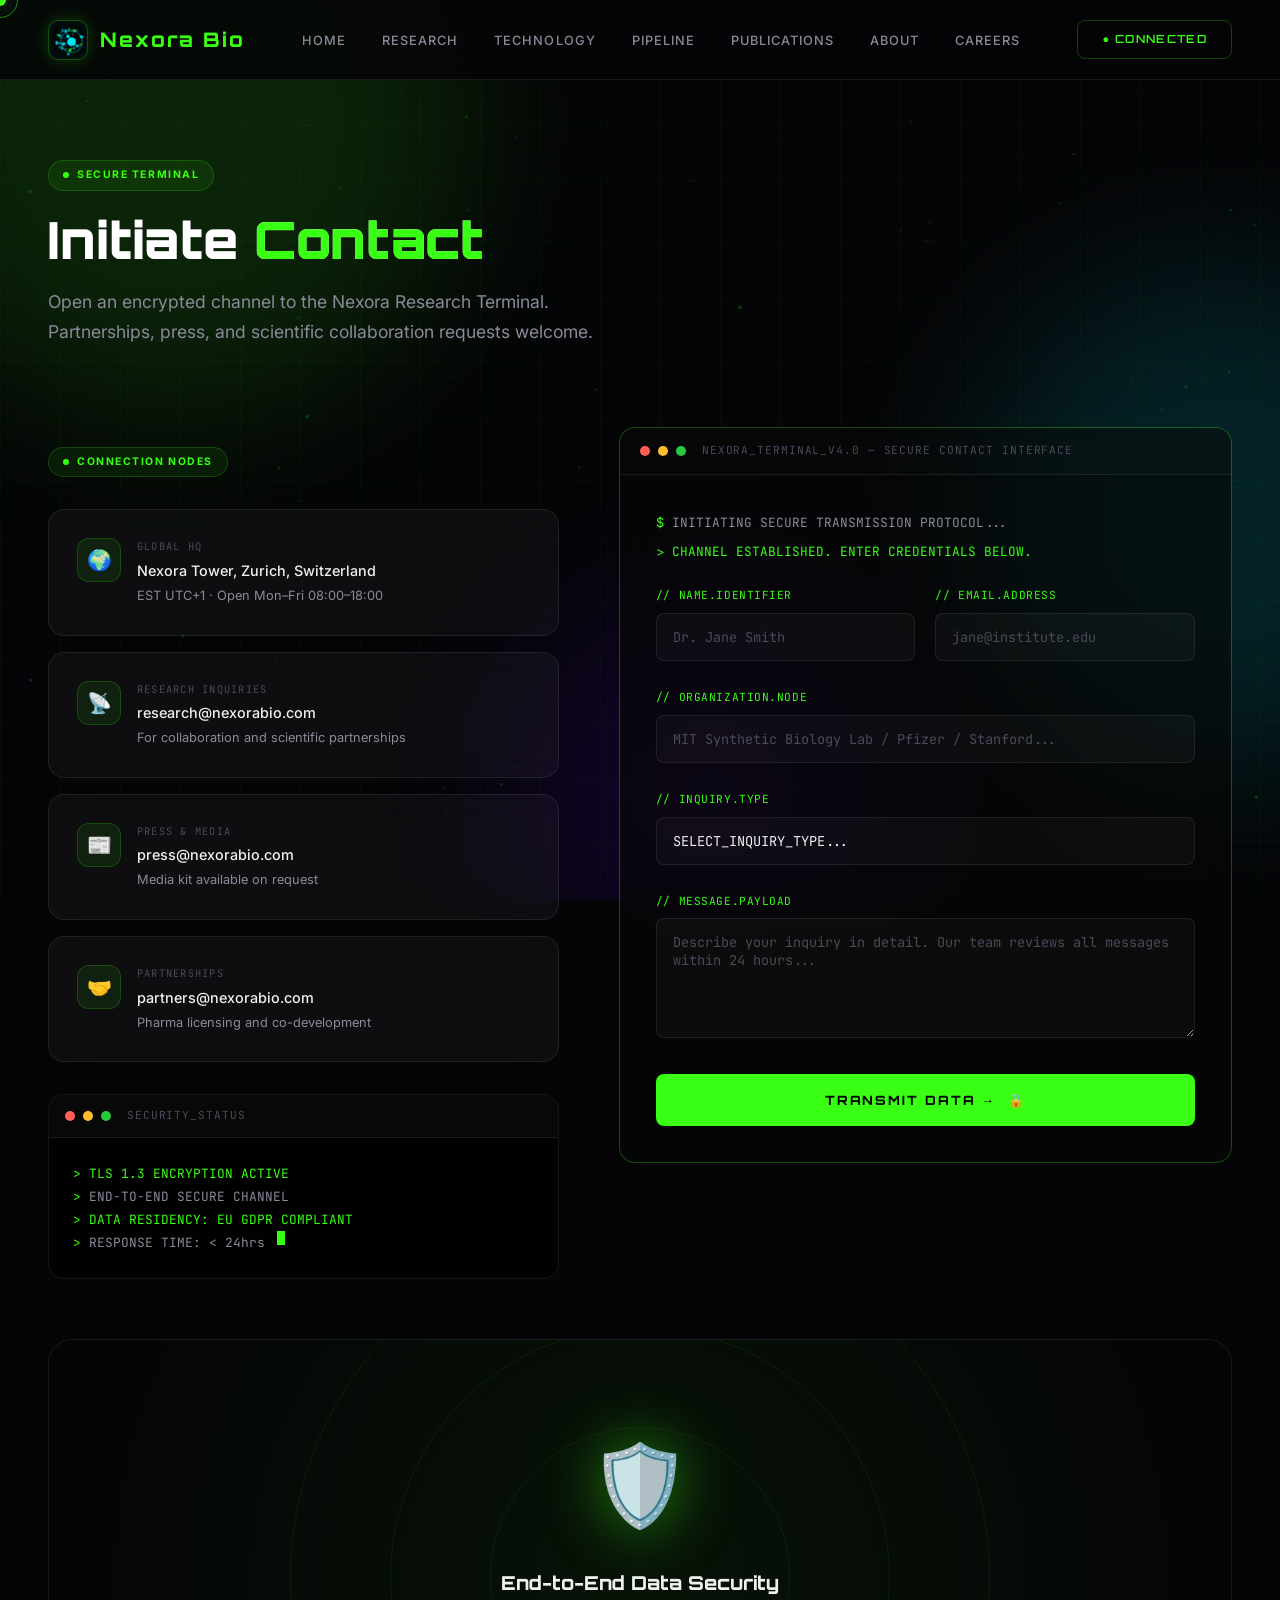
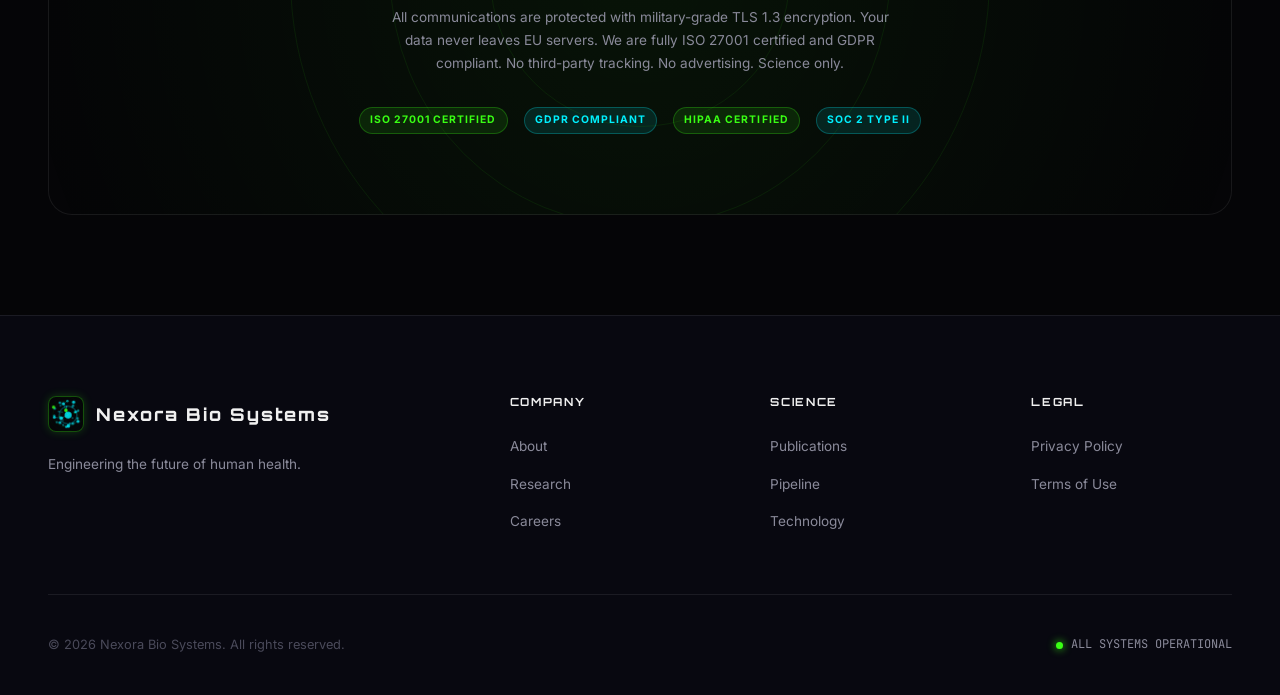
<file: contact.html>
<!DOCTYPE html>
<html lang="en">

<head>
    <meta charset="UTF-8" />
    <meta name="viewport" content="width=device-width, initial-scale=1.0" />
    <title>Nexora Terminal — Secure Contact | Nexora Bio Systems</title>
    <link rel="stylesheet" href="styles.css" />
    <style>
        .contact-hero {
            padding: 160px 0 80px;
        }

        .contact-layout {
            display: grid;
            grid-template-columns: 1fr 1.2fr;
            gap: 60px;
            align-items: start;
        }

        .contact-info {
            padding-top: 20px;
        }

        .contact-info-card {
            padding: 28px;
            display: flex;
            gap: 16px;
            align-items: flex-start;
            margin-bottom: 16px;
        }

        .contact-info-icon {
            width: 44px;
            height: 44px;
            flex-shrink: 0;
            border-radius: 12px;
            background: rgba(57, 255, 20, 0.08);
            border: 1px solid rgba(57, 255, 20, 0.2);
            display: flex;
            align-items: center;
            justify-content: center;
            font-size: 20px;
            animation: float 6s ease-in-out infinite;
        }

        .contact-info-label {
            font-size: 0.65rem;
            color: var(--text-muted);
            text-transform: uppercase;
            letter-spacing: 0.12em;
            margin-bottom: 4px;
            font-family: 'JetBrains Mono', monospace;
        }

        .contact-info-value {
            font-size: 0.9rem;
            color: var(--text-primary);
            font-weight: 500;
        }

        .contact-info-sub {
            font-size: 0.8rem;
            color: var(--text-secondary);
            margin-top: 4px;
        }

        /* Form Terminal */
        .form-terminal {
            border-radius: var(--radius);
            overflow: hidden;
        }

        .form-terminal .terminal-header {
            display: flex;
            align-items: center;
            gap: 8px;
            padding: 14px 20px;
            background: rgba(0, 0, 0, 0.5);
            border-bottom: 1px solid var(--glass-border);
        }

        .form-terminal .terminal-title {
            margin-left: 8px;
            font-family: 'JetBrains Mono', monospace;
            font-size: 0.7rem;
            color: var(--text-muted);
        }

        .form-body {
            padding: 36px;
            background: rgba(0, 0, 0, 0.6);
        }

        .form-prompt-line {
            display: flex;
            gap: 8px;
            align-items: center;
            margin-bottom: 6px;
            font-family: 'JetBrains Mono', monospace;
            font-size: 0.8rem;
            color: var(--neon-green);
        }

        .form-group {
            margin-bottom: 28px;
        }

        .form-label {
            font-family: 'JetBrains Mono', monospace;
            font-size: 0.7rem;
            color: var(--neon-green);
            margin-bottom: 8px;
            display: block;
            letter-spacing: 0.05em;
        }

        .form-input,
        .form-textarea,
        .form-select {
            width: 100%;
            background: rgba(255, 255, 255, 0.03);
            border: 1px solid rgba(255, 255, 255, 0.08);
            border-radius: var(--radius-sm);
            padding: 14px 16px;
            color: var(--text-primary);
            font-family: 'JetBrains Mono', monospace;
            font-size: 0.85rem;
            transition: var(--transition);
            appearance: none;
        }

        .form-input:focus,
        .form-textarea:focus,
        .form-select:focus {
            outline: none;
            border-color: var(--neon-green);
            box-shadow: 0 0 0 2px rgba(57, 255, 20, 0.08);
            background: rgba(57, 255, 20, 0.02);
        }

        .form-input::placeholder,
        .form-textarea::placeholder {
            color: var(--text-muted);
        }

        .form-textarea {
            resize: vertical;
            min-height: 120px;
        }

        .form-select {
            cursor: none;
        }

        .form-select option {
            background: var(--black-2);
            color: var(--text-primary);
        }

        .form-row {
            display: grid;
            grid-template-columns: 1fr 1fr;
            gap: 20px;
        }

        .scan-btn {
            width: 100%;
            padding: 18px;
            border-radius: var(--radius-sm);
            background: var(--neon-green);
            color: var(--black);
            font-family: 'Orbitron', sans-serif;
            font-size: 0.8rem;
            font-weight: 800;
            letter-spacing: 0.15em;
            text-transform: uppercase;
            cursor: none;
            transition: var(--transition);
            position: relative;
            overflow: hidden;
            display: flex;
            align-items: center;
            justify-content: center;
            gap: 12px;
        }

        .scan-btn::before {
            content: '';
            position: absolute;
            top: 0;
            left: -100%;
            width: 100%;
            height: 100%;
            background: linear-gradient(90deg, transparent, rgba(0, 0, 0, 0.2), transparent);
            transition: left 0.5s ease;
        }

        .scan-btn:hover::before {
            left: 100%;
        }

        .scan-btn:hover {
            box-shadow: var(--glow-green);
            transform: translateY(-2px);
        }

        .scan-btn.scanning {
            background: rgba(57, 255, 20, 0.2);
            color: var(--neon-green);
            border: 1px solid var(--neon-border);
        }

        .scan-btn.success {
            background: rgba(57, 255, 20, 0.1);
            color: var(--neon-green);
            border: 1px solid var(--neon-border);
        }

        .success-message {
            display: none;
        }

        .success-message.show {
            display: block;
        }

        .shield-visual {
            text-align: center;
            padding: 80px;
            background: radial-gradient(circle at center, rgba(57, 255, 20, 0.06), transparent);
            border-radius: var(--radius-lg);
            border: 1px solid var(--glass-border);
            margin-top: 60px;
            position: relative;
            overflow: hidden;
        }

        .shield-icon {
            font-size: 80px;
            display: block;
            margin-bottom: 24px;
            filter: drop-shadow(0 0 30px rgba(57, 255, 20, 0.5));
            animation: float 5s ease-in-out infinite;
        }

        .shield-title {
            font-family: 'Orbitron', sans-serif;
            font-size: 1.2rem;
            font-weight: 800;
            margin-bottom: 12px;
        }

        .shield-desc {
            font-size: 0.85rem;
            color: var(--text-secondary);
            max-width: 500px;
            margin: 0 auto;
            line-height: 1.7;
        }

        .shield-rings {
            position: absolute;
            top: 50%;
            left: 50%;
            transform: translate(-50%, -50%);
        }

        .shield-ring {
            position: absolute;
            border-radius: 50%;
            border: 1px solid rgba(57, 255, 20, 0.08);
        }

        .shield-ring:nth-child(1) {
            width: 300px;
            height: 300px;
            top: -150px;
            left: -150px;
            animation: spin 20s linear infinite;
        }

        .shield-ring:nth-child(2) {
            width: 500px;
            height: 500px;
            top: -250px;
            left: -250px;
            animation: spinReverse 30s linear infinite;
        }

        .shield-ring:nth-child(3) {
            width: 700px;
            height: 700px;
            top: -350px;
            left: -350px;
            animation: spin 40s linear infinite;
        }

        @media (max-width: 900px) {
            .contact-layout {
                grid-template-columns: 1fr;
            }

            .form-row {
                grid-template-columns: 1fr;
            }

            .shield-visual {
                padding: 60px 32px;
            }
        }
    </style>
</head>

<body>
    <div class="cursor" id="cursor"></div>
    <div class="cursor-ring" id="cursorRing"></div>
    <canvas id="particles-canvas"></canvas>
    <div class="bg-grid"></div>
    <div class="bg-orbs">
        <div class="bg-orb"></div>
        <div class="bg-orb"></div>
        <div class="bg-orb"></div>
    </div>
    <nav class="nav" id="nav">
        <div class="nav-logo">
            <div class="nav-logo-icon">🧬</div><span>Nexora<span> Bio</span></span>
        </div>
        <ul class="nav-links">
            <li><a href="index.html">Home</a></li>
            <li><a href="research.html">Research</a></li>
            <li><a href="technology.html">Technology</a></li>
            <li><a href="pipeline.html">Pipeline</a></li>
            <li><a href="publications.html">Publications</a></li>
            <li><a href="about.html">About</a></li>
            <li><a href="careers.html">Careers</a></li>
        </ul>
        <div class="nav-cta"><a href="contact.html" class="btn-nav" style="color:var(--neon-green);">● Connected</a>
        </div>
        <button class="nav-toggle" id="navToggle"><span></span><span></span><span></span></button>
    </nav>
    <div class="mobile-menu" id="mobileMenu">
        <a href="index.html">Home</a><a href="research.html">Research</a><a href="technology.html">Technology</a>
        <a href="pipeline.html">Pipeline</a><a href="publications.html">Publications</a>
        <a href="about.html">About</a><a href="careers.html">Careers</a>
        <a href="contact.html" class="btn btn-primary">Enter the Lab</a>
    </div>
    <main class="page-wrapper">
        <section class="contact-hero section">
            <div class="container">
                <div class="section-tag reveal"><span class="section-tag-dot"></span>Secure Terminal</div>
                <h1 class="section-title reveal">Initiate <span>Contact</span></h1>
                <p class="section-subtitle reveal">Open an encrypted channel to the Nexora Research Terminal.
                    Partnerships, press, and scientific collaboration requests welcome.</p>
            </div>
        </section>

        <section class="section" style="padding-top:0;">
            <div class="container">
                <div class="contact-layout">
                    <!-- Info -->
                    <div class="contact-info">
                        <div class="section-tag" style="margin-bottom:32px;"><span
                                class="section-tag-dot"></span>Connection Nodes</div>
                        <div class="contact-info-card card-glass reveal">
                            <div class="contact-info-icon">🌍</div>
                            <div>
                                <div class="contact-info-label">Global HQ</div>
                                <div class="contact-info-value">Nexora Tower, Zurich, Switzerland</div>
                                <div class="contact-info-sub">EST UTC+1 · Open Mon–Fri 08:00–18:00</div>
                            </div>
                        </div>
                        <div class="contact-info-card card-glass reveal">
                            <div class="contact-info-icon" style="animation-delay:-2s;">📡</div>
                            <div>
                                <div class="contact-info-label">Research Inquiries</div>
                                <div class="contact-info-value">research@nexorabio.com</div>
                                <div class="contact-info-sub">For collaboration and scientific partnerships</div>
                            </div>
                        </div>
                        <div class="contact-info-card card-glass reveal">
                            <div class="contact-info-icon" style="animation-delay:-4s;">📰</div>
                            <div>
                                <div class="contact-info-label">Press & Media</div>
                                <div class="contact-info-value">press@nexorabio.com</div>
                                <div class="contact-info-sub">Media kit available on request</div>
                            </div>
                        </div>
                        <div class="contact-info-card card-glass reveal" id="partnership">
                            <div class="contact-info-icon" style="animation-delay:-1s;">🤝</div>
                            <div>
                                <div class="contact-info-label">Partnerships</div>
                                <div class="contact-info-value">partners@nexorabio.com</div>
                                <div class="contact-info-sub">Pharma licensing and co-development</div>
                            </div>
                        </div>

                        <div class="terminal" style="margin-top:32px;">
                            <div class="terminal-header">
                                <div class="terminal-dot"></div>
                                <div class="terminal-dot"></div>
                                <div class="terminal-dot"></div>
                                <span class="terminal-title">SECURITY_STATUS</span>
                            </div>
                            <div class="terminal-body">
                                <div class="terminal-line"><span class="terminal-prompt">></span><span
                                        class="terminal-text-green">TLS 1.3 ENCRYPTION ACTIVE</span></div>
                                <div class="terminal-line"><span class="terminal-prompt">></span><span
                                        class="terminal-text">END-TO-END SECURE CHANNEL</span></div>
                                <div class="terminal-line"><span class="terminal-prompt">></span><span
                                        class="terminal-text-green">DATA RESIDENCY: EU GDPR COMPLIANT</span></div>
                                <div class="terminal-line"><span class="terminal-prompt">></span><span
                                        class="terminal-text">RESPONSE TIME: &lt; 24hrs</span><span
                                        class="terminal-cursor"></span></div>
                            </div>
                        </div>
                    </div>

                    <!-- Form Terminal -->
                    <div class="reveal">
                        <div class="form-terminal card-glass card-glass--neon">
                            <div class="terminal-header">
                                <div class="terminal-dot"></div>
                                <div class="terminal-dot"></div>
                                <div class="terminal-dot"></div>
                                <span class="terminal-title">NEXORA_TERMINAL_V4.0 — SECURE CONTACT INTERFACE</span>
                            </div>
                            <div class="form-body">
                                <div style="margin-bottom:24px;">
                                    <div class="terminal-line"><span class="terminal-prompt">$</span><span
                                            style="color:var(--text-secondary); font-family:'JetBrains Mono',monospace; font-size:0.8rem;">INITIATING
                                            SECURE TRANSMISSION PROTOCOL...</span></div>
                                    <div class="terminal-line" style="margin-top:6px;"><span
                                            class="terminal-prompt">></span><span
                                            style="color:var(--neon-green); font-family:'JetBrains Mono',monospace; font-size:0.8rem;">CHANNEL
                                            ESTABLISHED. ENTER CREDENTIALS BELOW.</span></div>
                                </div>

                                <form id="contactForm" novalidate>
                                    <div class="form-row">
                                        <div class="form-group">
                                            <label class="form-label">// NAME.IDENTIFIER</label>
                                            <input class="form-input" type="text" placeholder="Dr. Jane Smith" required
                                                id="fname" />
                                        </div>
                                        <div class="form-group">
                                            <label class="form-label">// EMAIL.ADDRESS</label>
                                            <input class="form-input" type="email" placeholder="jane@institute.edu"
                                                required id="femail" />
                                        </div>
                                    </div>
                                    <div class="form-group">
                                        <label class="form-label">// ORGANIZATION.NODE</label>
                                        <input class="form-input" type="text"
                                            placeholder="MIT Synthetic Biology Lab / Pfizer / Stanford..." id="forg" />
                                    </div>
                                    <div class="form-group">
                                        <label class="form-label">// INQUIRY.TYPE</label>
                                        <select class="form-select" id="finquiry">
                                            <option value="">SELECT_INQUIRY_TYPE...</option>
                                            <option value="research">Scientific Research Collaboration</option>
                                            <option value="partnership">Pharmaceutical Partnership</option>
                                            <option value="press">Press & Media</option>
                                            <option value="investor">Investor Relations</option>
                                            <option value="career">Career Inquiry</option>
                                            <option value="general">General Inquiry</option>
                                        </select>
                                    </div>
                                    <div class="form-group">
                                        <label class="form-label">// MESSAGE.PAYLOAD</label>
                                        <textarea class="form-textarea"
                                            placeholder="Describe your inquiry in detail. Our team reviews all messages within 24 hours..."
                                            required id="fmessage"></textarea>
                                    </div>

                                    <button type="submit" class="scan-btn" id="submitBtn">
                                        <span id="btnText">TRANSMIT DATA →</span>
                                        <span id="btnIcon">🔒</span>
                                    </button>
                                </form>

                                <div class="success-message" id="successMsg" style="margin-top:24px;">
                                    <div class="terminal"
                                        style="background: rgba(57,255,20,0.04); border-color: rgba(57,255,20,0.3);">
                                        <div class="terminal-header">
                                            <div class="terminal-dot" style="background:var(--neon-green);"></div>
                                            <span class="terminal-title">TRANSMISSION_LOG</span>
                                        </div>
                                        <div class="terminal-body">
                                            <div class="terminal-line"><span class="terminal-prompt">></span><span
                                                    class="terminal-text-green">DATA PACKET ENCRYPTED (AES-256)</span>
                                            </div>
                                            <div class="terminal-line"><span class="terminal-prompt">></span><span
                                                    class="terminal-text-green">TRANSMISSION SUCCESSFUL ✓</span></div>
                                            <div class="terminal-line"><span class="terminal-prompt">></span><span
                                                    class="terminal-text">ROUTING TO NEXORA RESEARCH COUNCIL...</span>
                                            </div>
                                            <div class="terminal-line"><span class="terminal-prompt">></span><span
                                                    class="terminal-text-green">CONFIRMATION SENT TO YOUR EMAIL ADDRESS
                                                    ✓</span></div>
                                            <div class="terminal-line"><span class="terminal-prompt">></span><span
                                                    class="terminal-text">EXPECTED RESPONSE: &lt; 24 HOURS</span><span
                                                    class="terminal-cursor"></span></div>
                                        </div>
                                    </div>
                                </div>
                            </div>
                        </div>
                    </div>
                </div>

                <!-- Shield Section -->
                <div class="shield-visual reveal" id="press">
                    <div class="shield-rings">
                        <div class="shield-ring"></div>
                        <div class="shield-ring"></div>
                        <div class="shield-ring"></div>
                    </div>
                    <span class="shield-icon">🛡️</span>
                    <h3 class="shield-title">End-to-End Data Security</h3>
                    <p class="shield-desc">All communications are protected with military-grade TLS 1.3 encryption. Your
                        data never leaves EU servers. We are fully ISO 27001 certified and GDPR compliant. No
                        third-party tracking. No advertising. Science only.</p>
                    <div style="display:flex; gap:16px; justify-content:center; margin-top:32px; flex-wrap:wrap;">
                        <span class="badge badge-green">ISO 27001 Certified</span>
                        <span class="badge badge-cyan">GDPR Compliant</span>
                        <span class="badge badge-green">HIPAA Certified</span>
                        <span class="badge badge-cyan">SOC 2 Type II</span>
                    </div>
                </div>
            </div>
        </section>
    </main>

    <footer class="footer">
        <div class="container">
            <div class="footer-grid">
                <div class="footer-brand">
                    <div class="footer-logo">
                        <div class="footer-logo-icon">🧬</div><span>Nexora Bio Systems</span>
                    </div>
                    <p class="footer-desc">Engineering the future of human health.</p>
                </div>
                <div>
                    <h4 class="footer-col-title">Company</h4>
                    <ul class="footer-links">
                        <li><a href="about.html">About</a></li>
                        <li><a href="research.html">Research</a></li>
                        <li><a href="careers.html">Careers</a></li>
                    </ul>
                </div>
                <div>
                    <h4 class="footer-col-title">Science</h4>
                    <ul class="footer-links">
                        <li><a href="publications.html">Publications</a></li>
                        <li><a href="pipeline.html">Pipeline</a></li>
                        <li><a href="technology.html">Technology</a></li>
                    </ul>
                </div>
                <div>
                    <h4 class="footer-col-title">Legal</h4>
                    <ul class="footer-links">
                        <li><a href="#">Privacy Policy</a></li>
                        <li><a href="#">Terms of Use</a></li>
                    </ul>
                </div>
            </div>
            <div class="footer-bottom">
                <p class="footer-copy">© 2026 Nexora Bio Systems. All rights reserved.</p>
                <div class="footer-status">
                    <div class="footer-status-dot"></div>ALL SYSTEMS OPERATIONAL
                </div>
            </div>
        </div>
    </footer>

    <script src="core.js"></script>
    <script>
        const form = document.getElementById('contactForm');
        const btn = document.getElementById('submitBtn');
        const btnText = document.getElementById('btnText');
        const btnIcon = document.getElementById('btnIcon');
        const successMsg = document.getElementById('successMsg');

        form.addEventListener('submit', e => {
            e.preventDefault();
            // Validate
            const name = document.getElementById('fname').value.trim();
            const email = document.getElementById('femail').value.trim();
            const msg = document.getElementById('fmessage').value.trim();
            if (!name || !email || !msg) {
                document.getElementById('fname').style.borderColor = !name ? 'red' : '';
                document.getElementById('femail').style.borderColor = !email ? 'red' : '';
                document.getElementById('fmessage').style.borderColor = !msg ? 'red' : '';
                return;
            }

            btn.classList.add('scanning');
            btnText.textContent = 'SCANNING... ENCRYPTING...';
            btnIcon.textContent = '⟳';

            let dots = 0;
            const scanInterval = setInterval(() => {
                dots = (dots + 1) % 4;
                btnText.textContent = 'TRANSMITTING' + '.'.repeat(dots);
            }, 300);

            setTimeout(() => {
                clearInterval(scanInterval);
                btn.classList.remove('scanning');
                btn.classList.add('success');
                btnText.textContent = 'TRANSMISSION COMPLETE ✓';
                btnIcon.textContent = '✓';
                form.style.display = 'none';
                successMsg.classList.add('show');
            }, 3000);
        });
    </script>
</body>

</html>
</file>
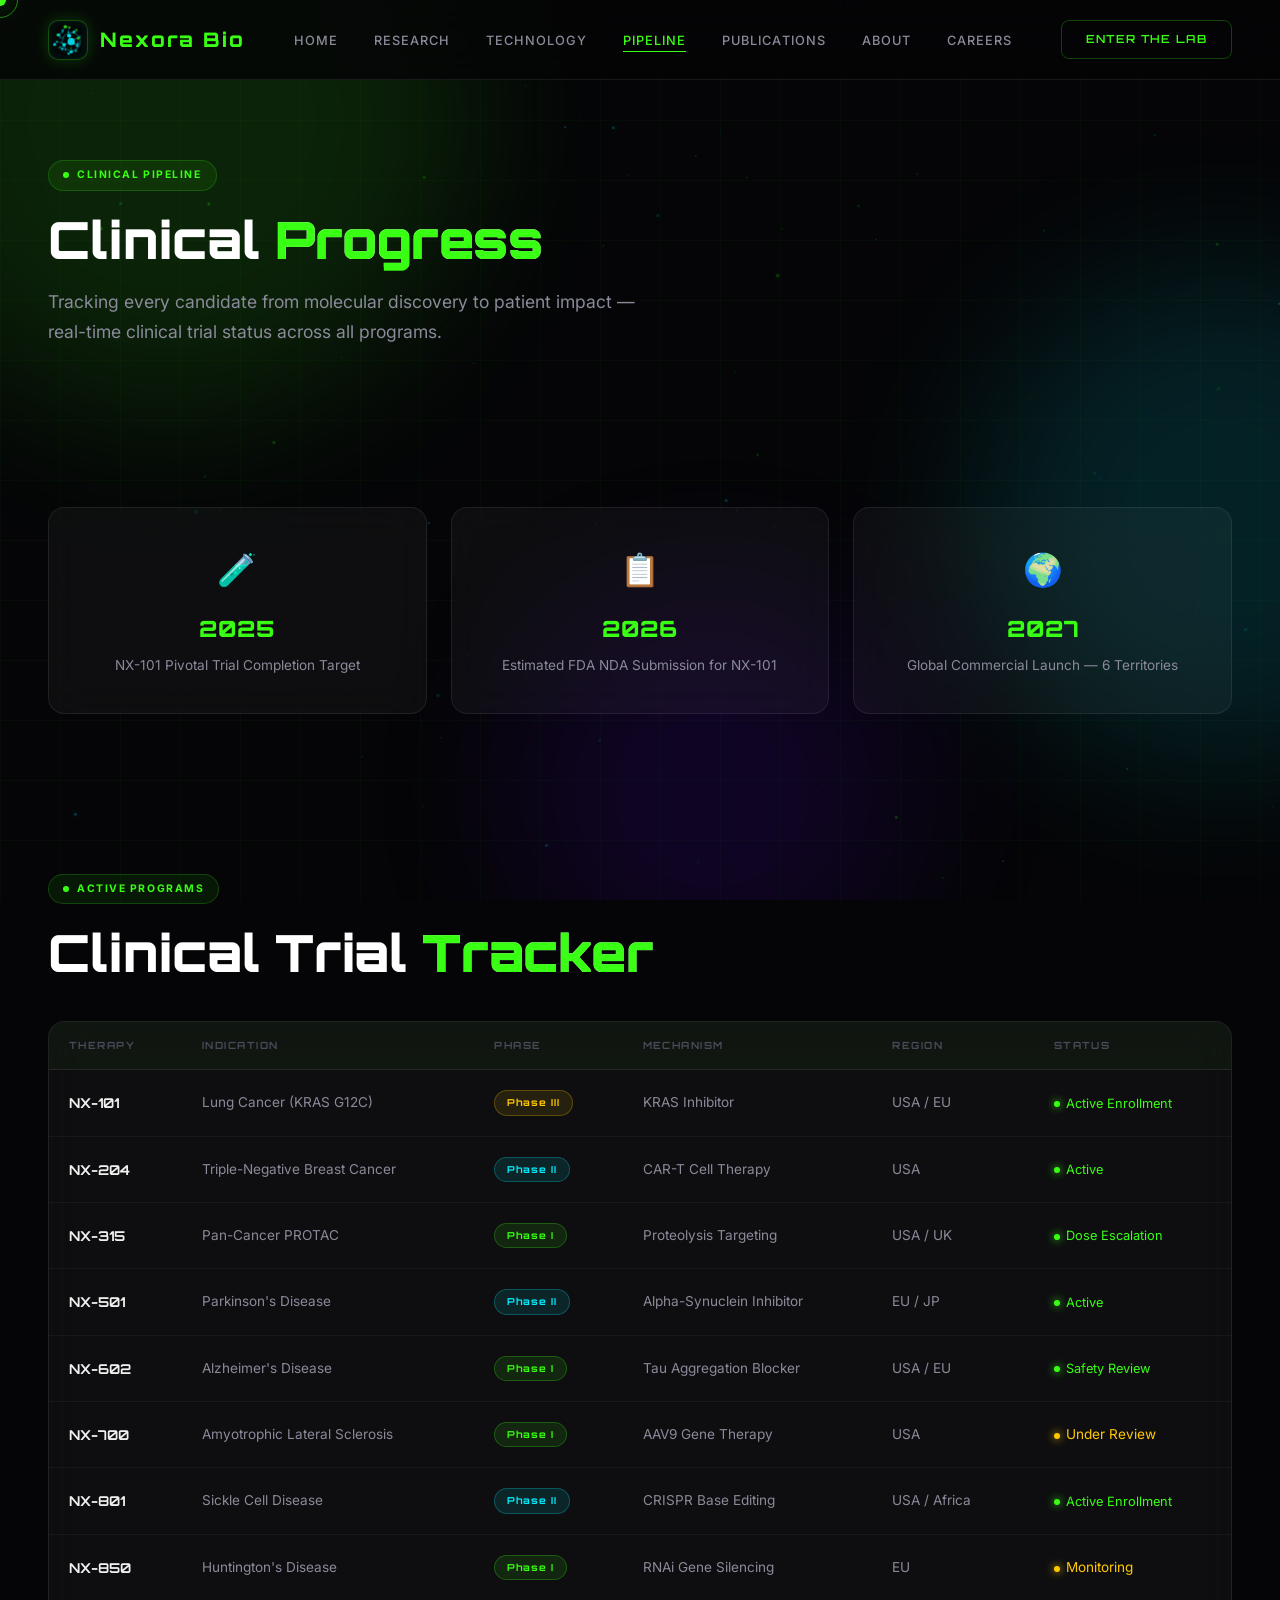
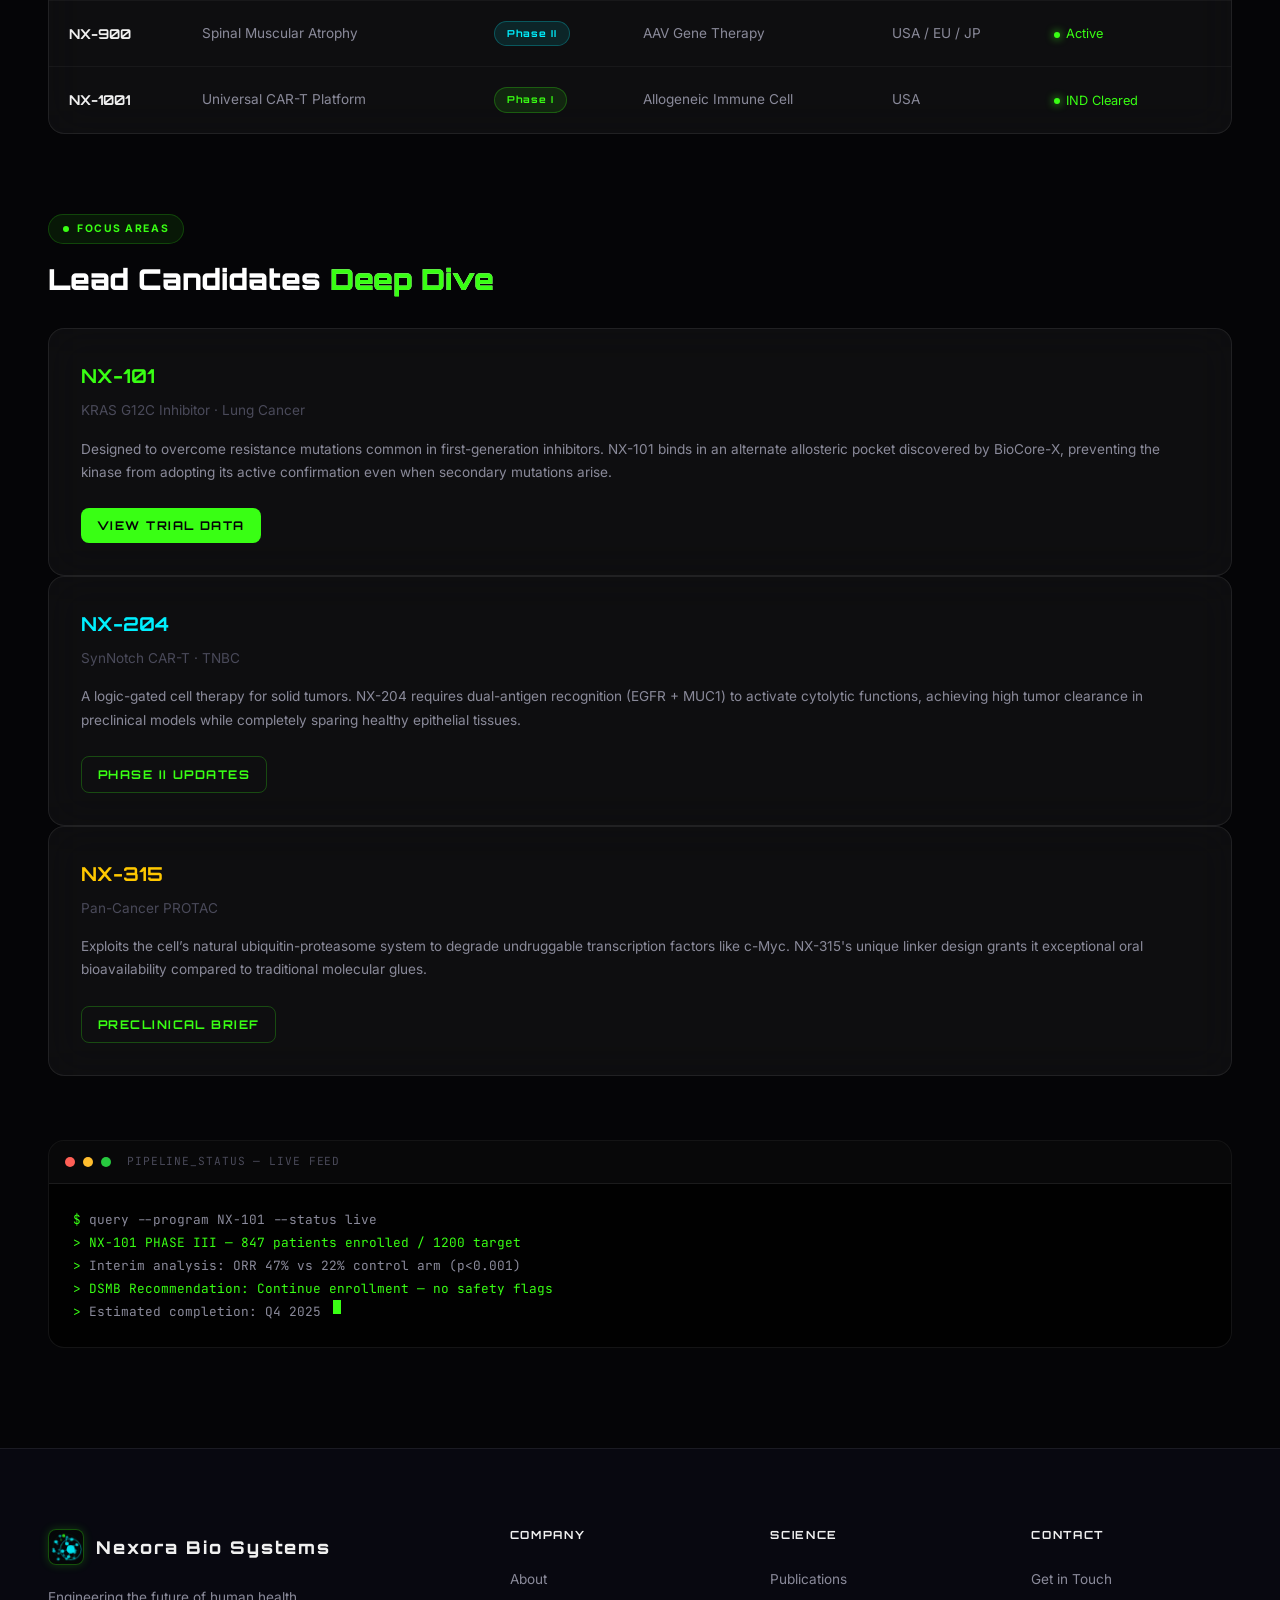
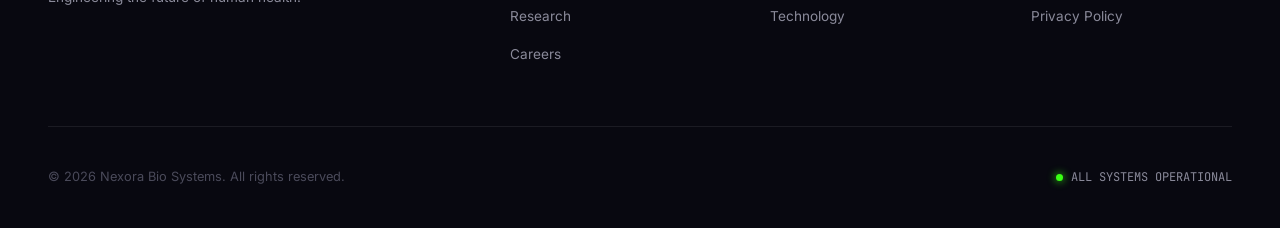
<file: pipeline.html>
<!DOCTYPE html>
<html lang="en">

<head>
    <meta charset="UTF-8" />
    <meta name="viewport" content="width=device-width, initial-scale=1.0" />
    <title>Pipeline — Clinical Progress | Nexora Bio Systems</title>
    <link rel="stylesheet" href="styles.css" />
    <style>
        .pipeline-hero {
            padding: 160px 0 100px;
        }

        .pipeline-table-wrap {
            overflow-x: auto;
            border-radius: var(--radius);
            border: 1px solid var(--glass-border);
        }

        .pipeline-table {
            width: 100%;
            border-collapse: collapse;
            min-width: 700px;
        }

        .pipeline-table thead tr {
            border-bottom: 1px solid var(--glass-border);
            background: rgba(57, 255, 20, 0.03);
        }

        .pipeline-table th {
            padding: 16px 20px;
            font-family: 'Orbitron', sans-serif;
            font-size: 0.62rem;
            font-weight: 700;
            letter-spacing: 0.15em;
            text-transform: uppercase;
            color: var(--text-muted);
            text-align: left;
        }

        .pipeline-table td {
            padding: 20px;
            font-size: 0.85rem;
            border-bottom: 1px solid rgba(255, 255, 255, 0.04);
            transition: var(--transition);
        }

        .pipeline-table tr:last-child td {
            border-bottom: none;
        }

        .pipeline-table tr:hover td {
            background: rgba(57, 255, 20, 0.03);
        }

        .therapy-name {
            font-family: 'Orbitron', sans-serif;
            font-weight: 700;
            font-size: 0.85rem;
            color: var(--text-primary);
        }

        .indication-name {
            color: var(--text-secondary);
        }

        .phase-pill {
            display: inline-block;
            padding: 4px 12px;
            border-radius: 100px;
            font-family: 'Orbitron', sans-serif;
            font-size: 0.6rem;
            font-weight: 700;
            letter-spacing: 0.1em;
        }

        .phase-1 {
            background: rgba(57, 255, 20, 0.1);
            color: var(--neon-green);
            border: 1px solid rgba(57, 255, 20, 0.25);
        }

        .phase-2 {
            background: rgba(0, 240, 255, 0.1);
            color: var(--cyan);
            border: 1px solid rgba(0, 240, 255, 0.25);
        }

        .phase-3 {
            background: rgba(255, 200, 0, 0.1);
            color: #ffc800;
            border: 1px solid rgba(255, 200, 0, 0.25);
        }

        .phase-4 {
            background: rgba(150, 0, 255, 0.1);
            color: #9600ff;
            border: 1px solid rgba(150, 0, 255, 0.25);
        }

        .status-active {
            display: inline-flex;
            align-items: center;
            gap: 6px;
            color: var(--neon-green);
            font-size: 0.8rem;
        }

        .status-active::before {
            content: '';
            width: 6px;
            height: 6px;
            border-radius: 50%;
            background: var(--neon-green);
            box-shadow: 0 0 8px var(--neon-green);
            display: block;
            animation: pulse-neon 2s infinite;
        }

        .status-review::before {
            content: '';
            width: 6px;
            height: 6px;
            border-radius: 50%;
            background: #ffc800;
            box-shadow: 0 0 8px #ffc800;
            display: inline-block;
            margin-right: 6px;
        }

        .status-review {
            color: #ffc800;
        }

        .status-approved {
            color: var(--cyan);
        }

        .status-approved::before {
            content: '✓ ';
        }

        .milestone-grid {
            display: grid;
            grid-template-columns: repeat(3, 1fr);
            gap: 24px;
        }

        .milestone-card {
            padding: 36px;
            text-align: center;
        }

        .milestone-icon {
            font-size: 2rem;
            margin-bottom: 16px;
        }

        .milestone-year {
            font-family: 'Orbitron', sans-serif;
            font-size: 1.4rem;
            font-weight: 900;
            color: var(--neon-green);
            margin-bottom: 8px;
        }

        .milestone-label {
            font-size: 0.85rem;
            color: var(--text-secondary);
        }

        @media (max-width: 768px) {
            .milestone-grid {
                grid-template-columns: 1fr;
            }
        }
    </style>
</head>

<body>
    <div class="cursor" id="cursor"></div>
    <div class="cursor-ring" id="cursorRing"></div>
    <canvas id="particles-canvas"></canvas>
    <div class="bg-grid"></div>
    <div class="bg-orbs">
        <div class="bg-orb"></div>
        <div class="bg-orb"></div>
        <div class="bg-orb"></div>
    </div>
    <nav class="nav" id="nav">
        <div class="nav-logo">
            <div class="nav-logo-icon">🧬</div><span>Nexora<span> Bio</span></span>
        </div>
        <ul class="nav-links">
            <li><a href="index.html">Home</a></li>
            <li><a href="research.html">Research</a></li>
            <li><a href="technology.html">Technology</a></li>
            <li><a href="pipeline.html" class="active">Pipeline</a></li>
            <li><a href="publications.html">Publications</a></li>
            <li><a href="about.html">About</a></li>
            <li><a href="careers.html">Careers</a></li>
        </ul>
        <div class="nav-cta"><a href="contact.html" class="btn-nav">Enter the Lab</a></div>
        <button class="nav-toggle" id="navToggle"><span></span><span></span><span></span></button>
    </nav>
    <div class="mobile-menu" id="mobileMenu">
        <a href="index.html">Home</a><a href="research.html">Research</a><a href="technology.html">Technology</a>
        <a href="pipeline.html">Pipeline</a><a href="publications.html">Publications</a>
        <a href="about.html">About</a><a href="careers.html">Careers</a>
        <a href="contact.html" class="btn btn-primary">Enter the Lab</a>
    </div>
    <main class="page-wrapper">
        <section class="pipeline-hero section">
            <div class="container">
                <div class="section-tag reveal"><span class="section-tag-dot"></span>Clinical Pipeline</div>
                <h1 class="section-title reveal">Clinical <span>Progress</span></h1>
                <p class="section-subtitle reveal">Tracking every candidate from molecular discovery to patient impact —
                    real-time clinical trial status across all programs.</p>
            </div>
        </section>

        <!-- Pipeline Milestones -->
        <section class="section-sm">
            <div class="container">
                <div class="milestone-grid">
                    <div class="milestone-card card-glass reveal">
                        <div class="milestone-icon">🧪</div>
                        <div class="milestone-year">2025</div>
                        <div class="milestone-label">NX-101 Pivotal Trial Completion Target</div>
                    </div>
                    <div class="milestone-card card-glass reveal reveal-delay-1">
                        <div class="milestone-icon">📋</div>
                        <div class="milestone-year">2026</div>
                        <div class="milestone-label">Estimated FDA NDA Submission for NX-101</div>
                    </div>
                    <div class="milestone-card card-glass reveal reveal-delay-2">
                        <div class="milestone-icon">🌍</div>
                        <div class="milestone-year">2027</div>
                        <div class="milestone-label">Global Commercial Launch — 6 Territories</div>
                    </div>
                </div>
            </div>
        </section>

        <!-- Pipeline Table -->
        <section class="section">
            <div class="container">
                <div class="section-header reveal" style="margin-bottom:40px;">
                    <div class="section-tag"><span class="section-tag-dot"></span>Active Programs</div>
                    <h2 class="section-title">Clinical Trial <span>Tracker</span></h2>
                </div>
                <div class="pipeline-table-wrap card-glass reveal">
                    <table class="pipeline-table">
                        <thead>
                            <tr>
                                <th>Therapy</th>
                                <th>Indication</th>
                                <th>Phase</th>
                                <th>Mechanism</th>
                                <th>Region</th>
                                <th>Status</th>
                            </tr>
                        </thead>
                        <tbody>
                            <tr>
                                <td>
                                    <div class="therapy-name">NX-101</div>
                                </td>
                                <td class="indication-name">Lung Cancer (KRAS G12C)</td>
                                <td><span class="phase-pill phase-3">Phase III</span></td>
                                <td class="indication-name">KRAS Inhibitor</td>
                                <td class="indication-name">USA / EU</td>
                                <td><span class="status-active">Active Enrollment</span></td>
                            </tr>
                            <tr>
                                <td>
                                    <div class="therapy-name">NX-204</div>
                                </td>
                                <td class="indication-name">Triple-Negative Breast Cancer</td>
                                <td><span class="phase-pill phase-2">Phase II</span></td>
                                <td class="indication-name">CAR-T Cell Therapy</td>
                                <td class="indication-name">USA</td>
                                <td><span class="status-active">Active</span></td>
                            </tr>
                            <tr>
                                <td>
                                    <div class="therapy-name">NX-315</div>
                                </td>
                                <td class="indication-name">Pan-Cancer PROTAC</td>
                                <td><span class="phase-pill phase-1">Phase I</span></td>
                                <td class="indication-name">Proteolysis Targeting</td>
                                <td class="indication-name">USA / UK</td>
                                <td><span class="status-active">Dose Escalation</span></td>
                            </tr>
                            <tr>
                                <td>
                                    <div class="therapy-name">NX-501</div>
                                </td>
                                <td class="indication-name">Parkinson's Disease</td>
                                <td><span class="phase-pill phase-2">Phase II</span></td>
                                <td class="indication-name">Alpha-Synuclein Inhibitor</td>
                                <td class="indication-name">EU / JP</td>
                                <td><span class="status-active">Active</span></td>
                            </tr>
                            <tr>
                                <td>
                                    <div class="therapy-name">NX-602</div>
                                </td>
                                <td class="indication-name">Alzheimer's Disease</td>
                                <td><span class="phase-pill phase-1">Phase I</span></td>
                                <td class="indication-name">Tau Aggregation Blocker</td>
                                <td class="indication-name">USA / EU</td>
                                <td><span class="status-active">Safety Review</span></td>
                            </tr>
                            <tr>
                                <td>
                                    <div class="therapy-name">NX-700</div>
                                </td>
                                <td class="indication-name">Amyotrophic Lateral Sclerosis</td>
                                <td><span class="phase-pill phase-1">Phase I</span></td>
                                <td class="indication-name">AAV9 Gene Therapy</td>
                                <td class="indication-name">USA</td>
                                <td><span class="status-review">Under Review</span></td>
                            </tr>
                            <tr>
                                <td>
                                    <div class="therapy-name">NX-801</div>
                                </td>
                                <td class="indication-name">Sickle Cell Disease</td>
                                <td><span class="phase-pill phase-2">Phase II</span></td>
                                <td class="indication-name">CRISPR Base Editing</td>
                                <td class="indication-name">USA / Africa</td>
                                <td><span class="status-active">Active Enrollment</span></td>
                            </tr>
                            <tr>
                                <td>
                                    <div class="therapy-name">NX-850</div>
                                </td>
                                <td class="indication-name">Huntington's Disease</td>
                                <td><span class="phase-pill phase-1">Phase I</span></td>
                                <td class="indication-name">RNAi Gene Silencing</td>
                                <td class="indication-name">EU</td>
                                <td><span class="status-review">Monitoring</span></td>
                            </tr>
                            <tr>
                                <td>
                                    <div class="therapy-name">NX-900</div>
                                </td>
                                <td class="indication-name">Spinal Muscular Atrophy</td>
                                <td><span class="phase-pill phase-2">Phase II</span></td>
                                <td class="indication-name">AAV Gene Therapy</td>
                                <td class="indication-name">USA / EU / JP</td>
                                <td><span class="status-active">Active</span></td>
                            </tr>
                            <tr>
                                <td>
                                    <div class="therapy-name">NX-1001</div>
                                </td>
                                <td class="indication-name">Universal CAR-T Platform</td>
                                <td><span class="phase-pill phase-1">Phase I</span></td>
                                <td class="indication-name">Allogeneic Immune Cell</td>
                                <td class="indication-name">USA</td>
                                <td><span class="status-active">IND Cleared</span></td>
                            </tr>
                        </tbody>
                    </table>
                </div>

                <div class="lead-programs" style="margin-top: 80px;">
                    <div class="section-tag reveal"><span class="section-tag-dot"></span>Focus Areas</div>
                    <h3 class="section-title reveal" style="font-size: 1.8rem; margin-bottom: 32px;">Lead Candidates
                        <span>Deep Dive</span></h3>
                    <div class="mol-tech-grid">
                        <div class="card-glass card-glass--hover reveal"
                            style="padding: 32px; display:flex; flex-direction:column;">
                            <div
                                style="font-family:'Orbitron',sans-serif; font-size:1.2rem; font-weight:700; color:var(--neon-green); margin-bottom:8px;">
                                NX-101</div>
                            <div style="font-size:0.85rem; color:var(--text-muted); margin-bottom:16px;">KRAS G12C
                                Inhibitor · Lung Cancer</div>
                            <p
                                style="font-size:0.85rem; color:var(--text-secondary); line-height:1.7; margin-bottom: 24px; flex-grow:1;">
                                Designed to overcome resistance mutations common in first-generation inhibitors. NX-101
                                binds in an alternate allosteric pocket discovered by BioCore-X, preventing the kinase
                                from adopting its active confirmation even when secondary mutations arise.</p>
                            <a href="#" class="btn btn-primary"
                                style="padding: 8px 16px; font-size: 0.75rem; align-self:flex-start;">View Trial
                                Data</a>
                        </div>
                        <div class="card-glass card-glass--hover reveal reveal-delay-1"
                            style="padding: 32px; display:flex; flex-direction:column;">
                            <div
                                style="font-family:'Orbitron',sans-serif; font-size:1.2rem; font-weight:700; color:var(--cyan); margin-bottom:8px;">
                                NX-204</div>
                            <div style="font-size:0.85rem; color:var(--text-muted); margin-bottom:16px;">SynNotch CAR-T
                                · TNBC</div>
                            <p
                                style="font-size:0.85rem; color:var(--text-secondary); line-height:1.7; margin-bottom: 24px; flex-grow:1;">
                                A logic-gated cell therapy for solid tumors. NX-204 requires dual-antigen recognition
                                (EGFR + MUC1) to activate cytolytic functions, achieving high tumor clearance in
                                preclinical models while completely sparing healthy epithelial tissues.</p>
                            <a href="#" class="btn btn-outline"
                                style="padding: 8px 16px; font-size: 0.75rem; align-self:flex-start;">Phase II
                                Updates</a>
                        </div>
                        <div class="card-glass card-glass--hover reveal reveal-delay-2"
                            style="padding: 32px; display:flex; flex-direction:column;">
                            <div
                                style="font-family:'Orbitron',sans-serif; font-size:1.2rem; font-weight:700; color:#ffc800; margin-bottom:8px;">
                                NX-315</div>
                            <div style="font-size:0.85rem; color:var(--text-muted); margin-bottom:16px;">Pan-Cancer
                                PROTAC</div>
                            <p
                                style="font-size:0.85rem; color:var(--text-secondary); line-height:1.7; margin-bottom: 24px; flex-grow:1;">
                                Exploits the cell’s natural ubiquitin-proteasome system to degrade undruggable
                                transcription factors like c-Myc. NX-315's unique linker design grants it exceptional
                                oral bioavailability compared to traditional molecular glues.</p>
                            <a href="#" class="btn btn-outline"
                                style="padding: 8px 16px; font-size: 0.75rem; align-self:flex-start;">Preclinical
                                Brief</a>
                        </div>
                    </div>
                </div>

                <div class="terminal" style="margin-top:64px;">
                    <div class="terminal-header">
                        <div class="terminal-dot"></div>
                        <div class="terminal-dot"></div>
                        <div class="terminal-dot"></div>
                        <span class="terminal-title">PIPELINE_STATUS — LIVE FEED</span>
                    </div>
                    <div class="terminal-body">
                        <div class="terminal-line"><span class="terminal-prompt">$</span><span
                                class="terminal-text">query --program NX-101 --status live</span></div>
                        <div class="terminal-line"><span class="terminal-prompt">></span><span
                                class="terminal-text-green">NX-101 PHASE III — 847 patients enrolled / 1200
                                target</span></div>
                        <div class="terminal-line"><span class="terminal-prompt">></span><span
                                class="terminal-text">Interim analysis: ORR 47% vs 22% control arm (p&lt;0.001)</span>
                        </div>
                        <div class="terminal-line"><span class="terminal-prompt">></span><span
                                class="terminal-text-green">DSMB Recommendation: Continue enrollment — no safety
                                flags</span></div>
                        <div class="terminal-line"><span class="terminal-prompt">></span><span
                                class="terminal-text">Estimated completion: Q4 2025</span><span
                                class="terminal-cursor"></span></div>
                    </div>
                </div>
            </div>
        </section>
    </main>

    <footer class="footer">
        <div class="container">
            <div class="footer-grid">
                <div class="footer-brand">
                    <div class="footer-logo">
                        <div class="footer-logo-icon">🧬</div><span>Nexora Bio Systems</span>
                    </div>
                    <p class="footer-desc">Engineering the future of human health.</p>
                </div>
                <div>
                    <h4 class="footer-col-title">Company</h4>
                    <ul class="footer-links">
                        <li><a href="about.html">About</a></li>
                        <li><a href="research.html">Research</a></li>
                        <li><a href="careers.html">Careers</a></li>
                    </ul>
                </div>
                <div>
                    <h4 class="footer-col-title">Science</h4>
                    <ul class="footer-links">
                        <li><a href="publications.html">Publications</a></li>
                        <li><a href="technology.html">Technology</a></li>
                    </ul>
                </div>
                <div>
                    <h4 class="footer-col-title">Contact</h4>
                    <ul class="footer-links">
                        <li><a href="contact.html">Get in Touch</a></li>
                        <li><a href="#">Privacy Policy</a></li>
                    </ul>
                </div>
            </div>
            <div class="footer-bottom">
                <p class="footer-copy">© 2026 Nexora Bio Systems. All rights reserved.</p>
                <div class="footer-status">
                    <div class="footer-status-dot"></div>ALL SYSTEMS OPERATIONAL
                </div>
            </div>
        </div>
    </footer>
    <script src="core.js"></script>
</body>

</html>
</file>
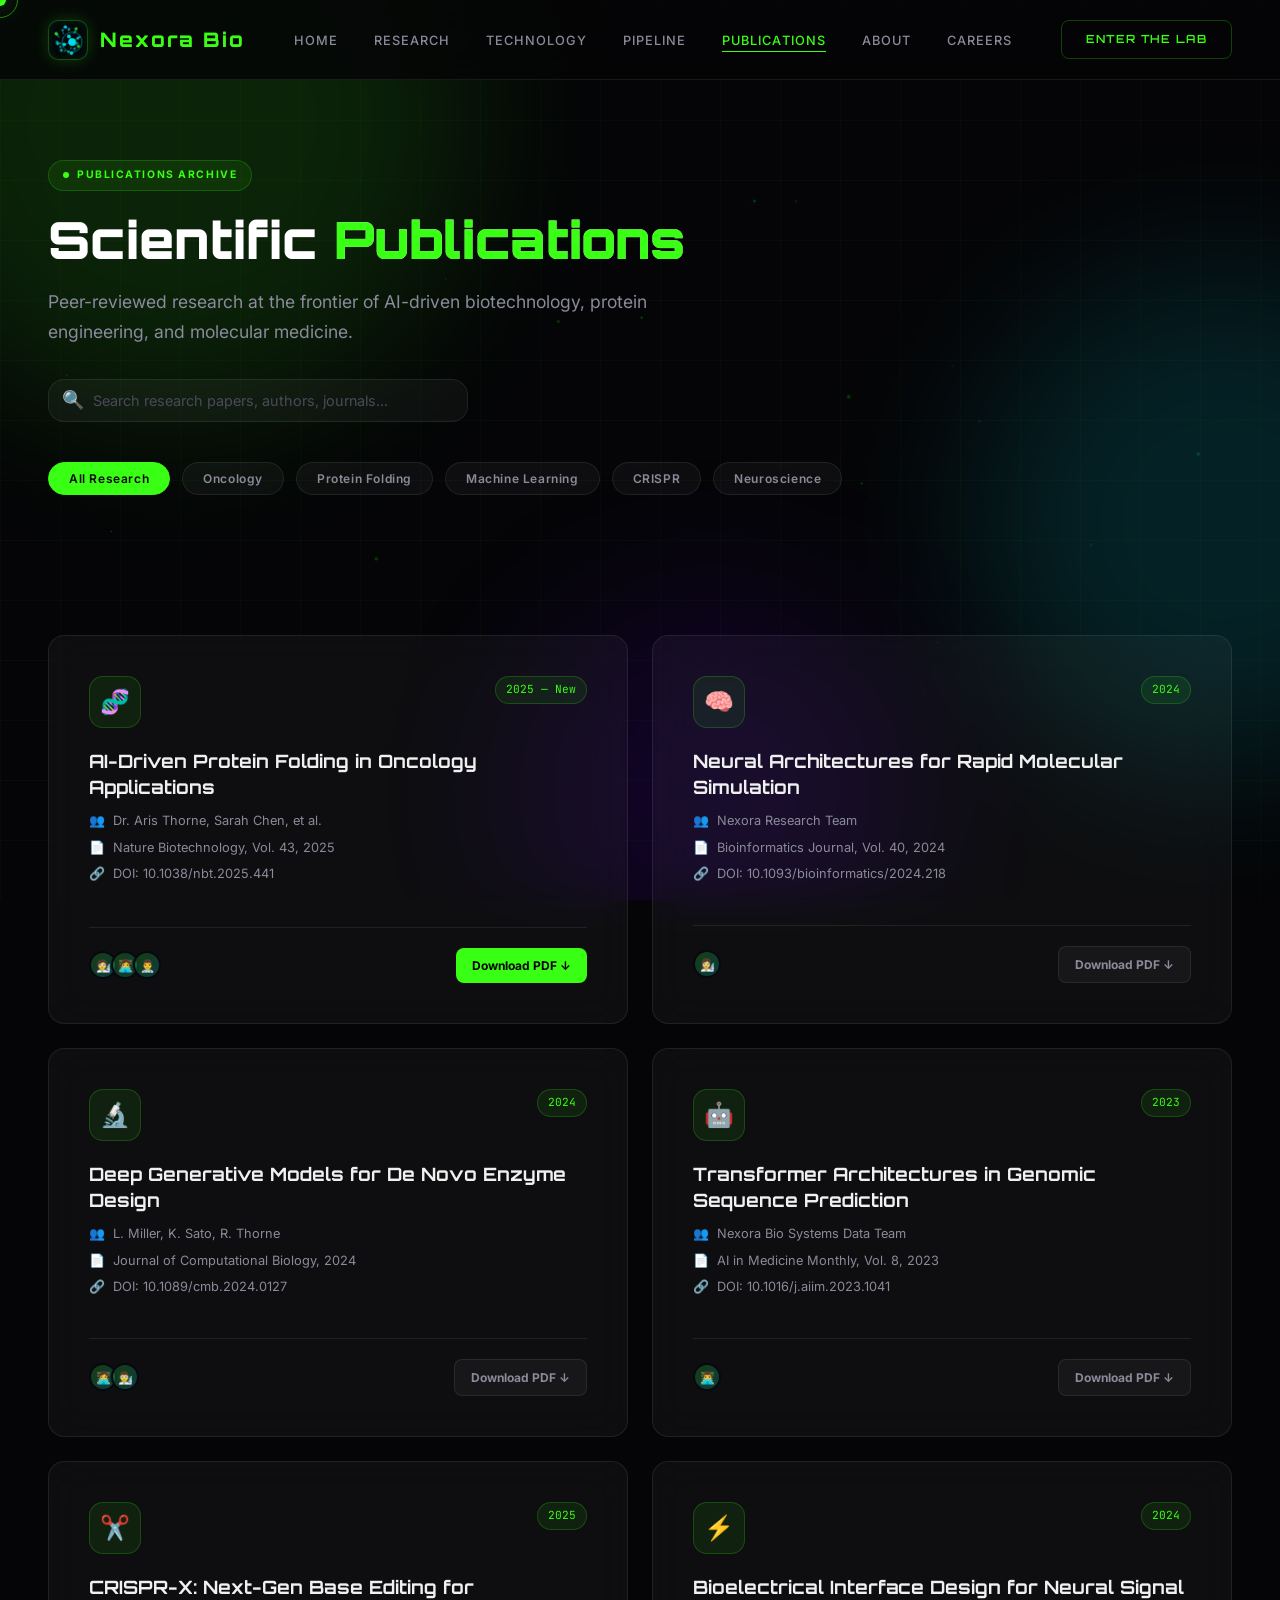
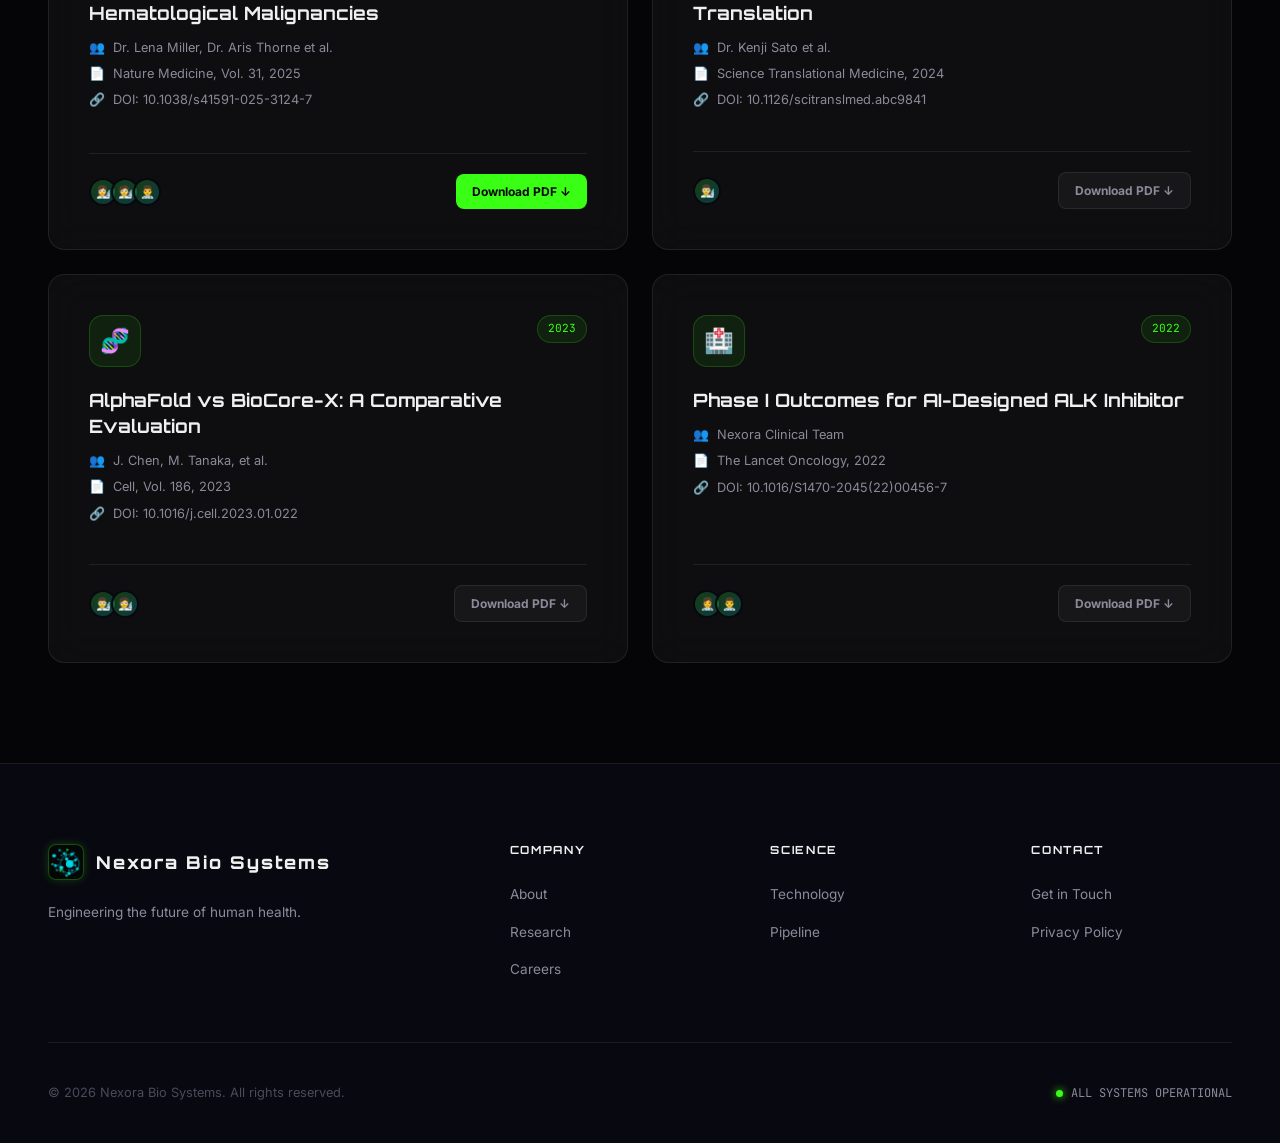
<file: publications.html>
<!DOCTYPE html>
<html lang="en">

<head>
    <meta charset="UTF-8" />
    <meta name="viewport" content="width=device-width, initial-scale=1.0" />
    <title>Publications Archive | Nexora Bio Systems</title>
    <link rel="stylesheet" href="styles.css" />
    <style>
        .pub-hero {
            padding: 160px 0 100px;
        }

        .filter-bar {
            display: flex;
            gap: 12px;
            flex-wrap: wrap;
            margin: 40px 0;
        }

        .filter-btn {
            padding: 8px 20px;
            border-radius: 100px;
            font-size: 0.75rem;
            font-weight: 600;
            letter-spacing: 0.05em;
            cursor: none;
            transition: var(--transition);
            border: 1px solid var(--glass-border);
            background: var(--glass);
            color: var(--text-secondary);
        }

        .filter-btn.active,
        .filter-btn:hover {
            background: var(--neon-green);
            color: var(--black);
            border-color: var(--neon-green);
        }

        .search-bar {
            position: relative;
            margin-bottom: 16px;
        }

        .search-input {
            width: 100%;
            max-width: 420px;
            background: var(--glass);
            border: 1px solid var(--glass-border);
            border-radius: var(--radius);
            padding: 12px 16px 12px 44px;
            color: var(--text-primary);
            font-size: 0.9rem;
            transition: var(--transition);
        }

        .search-input:focus {
            outline: none;
            border-color: var(--neon-border);
        }

        .search-input::placeholder {
            color: var(--text-muted);
        }

        .search-icon {
            position: absolute;
            left: 14px;
            top: 50%;
            transform: translateY(-50%);
            color: var(--text-muted);
            font-size: 18px;
        }

        .pub-grid {
            display: grid;
            grid-template-columns: repeat(2, 1fr);
            gap: 24px;
        }

        .pub-card {
            padding: 40px;
            display: flex;
            flex-direction: column;
            justify-content: space-between;
            min-height: 280px;
            transition: var(--transition);
            position: relative;
            overflow: hidden;
        }

        .pub-card::before {
            content: '';
            position: absolute;
            top: 0;
            left: 0;
            right: 0;
            height: 2px;
            background: linear-gradient(90deg, transparent, var(--neon-green), transparent);
            opacity: 0;
            transition: opacity 0.3s;
        }

        .pub-card:hover::before {
            opacity: 1;
        }

        .pub-top {
            margin-bottom: 20px;
        }

        .pub-icon-row {
            display: flex;
            justify-content: space-between;
            align-items: flex-start;
            margin-bottom: 20px;
        }

        .pub-icon {
            width: 52px;
            height: 52px;
            border-radius: 14px;
            background: rgba(57, 255, 20, 0.08);
            border: 1px solid rgba(57, 255, 20, 0.2);
            display: flex;
            align-items: center;
            justify-content: center;
            font-size: 24px;
        }

        .pub-year-badge {
            font-family: 'JetBrains Mono', monospace;
            font-size: 0.7rem;
            padding: 4px 10px;
            border-radius: 100px;
            background: rgba(57, 255, 20, 0.08);
            color: var(--neon-green);
            border: 1px solid rgba(57, 255, 20, 0.2);
        }

        .pub-title {
            font-size: 1.15rem;
            font-weight: 700;
            color: var(--text-primary);
            line-height: 1.4;
            margin-bottom: 12px;
            transition: var(--transition);
        }

        .pub-card:hover .pub-title {
            color: var(--neon-green);
        }

        .pub-meta {
            display: flex;
            flex-direction: column;
            gap: 6px;
        }

        .pub-meta-row {
            display: flex;
            align-items: center;
            gap: 8px;
            font-size: 0.8rem;
            color: var(--text-secondary);
        }

        .pub-meta-icon {
            color: var(--text-muted);
        }

        .pub-bottom {
            display: flex;
            justify-content: space-between;
            align-items: center;
            padding-top: 20px;
            border-top: 1px solid var(--glass-border);
            margin-top: 20px;
        }

        .pub-authors {
            display: flex;
            align-items: center;
            gap: -8px;
        }

        .pub-author-avatar {
            width: 28px;
            height: 28px;
            border-radius: 50%;
            background: linear-gradient(135deg, rgba(57, 255, 20, 0.2), rgba(0, 240, 255, 0.2));
            border: 2px solid var(--black-2);
            display: flex;
            align-items: center;
            justify-content: center;
            font-size: 12px;
            margin-left: -6px;
        }

        .pub-author-avatar:first-child {
            margin-left: 0;
        }

        .pub-download {
            display: inline-flex;
            align-items: center;
            gap: 8px;
            padding: 8px 16px;
            border-radius: var(--radius-sm);
            font-size: 0.75rem;
            font-weight: 700;
            transition: var(--transition);
            cursor: none;
        }

        .pub-download--primary {
            background: var(--neon-green);
            color: var(--black);
        }

        .pub-download--secondary {
            background: var(--glass);
            border: 1px solid var(--glass-border);
            color: var(--text-secondary);
        }

        .pub-download--primary:hover {
            box-shadow: var(--glow-green);
            transform: scale(1.02);
        }

        .pub-download--secondary:hover {
            border-color: var(--neon-border);
            color: var(--neon-green);
        }

        @media (max-width: 768px) {
            .pub-grid {
                grid-template-columns: 1fr;
            }
        }
    </style>
</head>

<body>
    <div class="cursor" id="cursor"></div>
    <div class="cursor-ring" id="cursorRing"></div>
    <canvas id="particles-canvas"></canvas>
    <div class="bg-grid"></div>
    <div class="bg-orbs">
        <div class="bg-orb"></div>
        <div class="bg-orb"></div>
        <div class="bg-orb"></div>
    </div>
    <nav class="nav" id="nav">
        <div class="nav-logo">
            <div class="nav-logo-icon">🧬</div><span>Nexora<span> Bio</span></span>
        </div>
        <ul class="nav-links">
            <li><a href="index.html">Home</a></li>
            <li><a href="research.html">Research</a></li>
            <li><a href="technology.html">Technology</a></li>
            <li><a href="pipeline.html">Pipeline</a></li>
            <li><a href="publications.html" class="active">Publications</a></li>
            <li><a href="about.html">About</a></li>
            <li><a href="careers.html">Careers</a></li>
        </ul>
        <div class="nav-cta"><a href="contact.html" class="btn-nav">Enter the Lab</a></div>
        <button class="nav-toggle" id="navToggle"><span></span><span></span><span></span></button>
    </nav>
    <div class="mobile-menu" id="mobileMenu">
        <a href="index.html">Home</a><a href="research.html">Research</a><a href="technology.html">Technology</a>
        <a href="pipeline.html">Pipeline</a><a href="publications.html">Publications</a>
        <a href="about.html">About</a><a href="careers.html">Careers</a>
        <a href="contact.html" class="btn btn-primary">Enter the Lab</a>
    </div>
    <main class="page-wrapper">
        <section class="pub-hero section">
            <div class="container">
                <div class="section-tag reveal"><span class="section-tag-dot"></span>Publications Archive</div>
                <h1 class="section-title reveal">Scientific <span>Publications</span></h1>
                <p class="section-subtitle reveal">Peer-reviewed research at the frontier of AI-driven biotechnology,
                    protein engineering, and molecular medicine.</p>
                <div class="search-bar reveal" style="margin-top:32px;">
                    <span class="search-icon">🔍</span>
                    <input class="search-input" id="pubSearch" type="text"
                        placeholder="Search research papers, authors, journals..." />
                </div>
                <div class="filter-bar reveal">
                    <button class="filter-btn active" data-filter="all">All Research</button>
                    <button class="filter-btn" data-filter="oncology">Oncology</button>
                    <button class="filter-btn" data-filter="protein">Protein Folding</button>
                    <button class="filter-btn" data-filter="ml">Machine Learning</button>
                    <button class="filter-btn" data-filter="crispr">CRISPR</button>
                    <button class="filter-btn" data-filter="neuro">Neuroscience</button>
                </div>
            </div>
        </section>

        <section class="section" style="padding-top:0;">
            <div class="container">
                <div class="pub-grid" id="pubGrid">
                    <div class="pub-card card-glass card-glass--hover reveal" data-category="protein oncology">
                        <div class="pub-top">
                            <div class="pub-icon-row">
                                <div class="pub-icon">🧬</div>
                                <span class="pub-year-badge">2025 — New</span>
                            </div>
                            <h3 class="pub-title">AI-Driven Protein Folding in Oncology Applications</h3>
                            <div class="pub-meta">
                                <div class="pub-meta-row"><span class="pub-meta-icon">👥</span><span>Dr. Aris Thorne,
                                        Sarah Chen, et al.</span></div>
                                <div class="pub-meta-row"><span class="pub-meta-icon">📄</span><span>Nature
                                        Biotechnology, Vol. 43, 2025</span></div>
                                <div class="pub-meta-row"><span class="pub-meta-icon">🔗</span><span>DOI:
                                        10.1038/nbt.2025.441</span></div>
                            </div>
                        </div>
                        <div class="pub-bottom">
                            <div class="pub-authors">
                                <div class="pub-author-avatar">🧑‍🔬</div>
                                <div class="pub-author-avatar">👩‍💻</div>
                                <div class="pub-author-avatar">👨‍⚕️</div>
                            </div>
                            <a href="#" class="pub-download pub-download--primary">Download PDF ↓</a>
                        </div>
                    </div>

                    <div class="pub-card card-glass card-glass--hover reveal reveal-delay-1" data-category="ml neuro">
                        <div class="pub-top">
                            <div class="pub-icon-row">
                                <div class="pub-icon">🧠</div>
                                <span class="pub-year-badge">2024</span>
                            </div>
                            <h3 class="pub-title">Neural Architectures for Rapid Molecular Simulation</h3>
                            <div class="pub-meta">
                                <div class="pub-meta-row"><span class="pub-meta-icon">👥</span><span>Nexora Research
                                        Team</span></div>
                                <div class="pub-meta-row"><span class="pub-meta-icon">📄</span><span>Bioinformatics
                                        Journal, Vol. 40, 2024</span></div>
                                <div class="pub-meta-row"><span class="pub-meta-icon">🔗</span><span>DOI:
                                        10.1093/bioinformatics/2024.218</span></div>
                            </div>
                        </div>
                        <div class="pub-bottom">
                            <div class="pub-authors">
                                <div class="pub-author-avatar">👩‍🔬</div>
                            </div>
                            <a href="#" class="pub-download pub-download--secondary">Download PDF ↓</a>
                        </div>
                    </div>

                    <div class="pub-card card-glass card-glass--hover reveal" data-category="protein crispr">
                        <div class="pub-top">
                            <div class="pub-icon-row">
                                <div class="pub-icon">🔬</div>
                                <span class="pub-year-badge">2024</span>
                            </div>
                            <h3 class="pub-title">Deep Generative Models for De Novo Enzyme Design</h3>
                            <div class="pub-meta">
                                <div class="pub-meta-row"><span class="pub-meta-icon">👥</span><span>L. Miller, K. Sato,
                                        R. Thorne</span></div>
                                <div class="pub-meta-row"><span class="pub-meta-icon">📄</span><span>Journal of
                                        Computational Biology, 2024</span></div>
                                <div class="pub-meta-row"><span class="pub-meta-icon">🔗</span><span>DOI:
                                        10.1089/cmb.2024.0127</span></div>
                            </div>
                        </div>
                        <div class="pub-bottom">
                            <div class="pub-authors">
                                <div class="pub-author-avatar">👩‍💻</div>
                                <div class="pub-author-avatar">👨‍🔬</div>
                            </div>
                            <a href="#" class="pub-download pub-download--secondary">Download PDF ↓</a>
                        </div>
                    </div>

                    <div class="pub-card card-glass card-glass--hover reveal reveal-delay-1" data-category="ml">
                        <div class="pub-top">
                            <div class="pub-icon-row">
                                <div class="pub-icon">🤖</div>
                                <span class="pub-year-badge">2023</span>
                            </div>
                            <h3 class="pub-title">Transformer Architectures in Genomic Sequence Prediction</h3>
                            <div class="pub-meta">
                                <div class="pub-meta-row"><span class="pub-meta-icon">👥</span><span>Nexora Bio Systems
                                        Data Team</span></div>
                                <div class="pub-meta-row"><span class="pub-meta-icon">📄</span><span>AI in Medicine
                                        Monthly, Vol. 8, 2023</span></div>
                                <div class="pub-meta-row"><span class="pub-meta-icon">🔗</span><span>DOI:
                                        10.1016/j.aiim.2023.1041</span></div>
                            </div>
                        </div>
                        <div class="pub-bottom">
                            <div class="pub-authors">
                                <div class="pub-author-avatar">👨‍💻</div>
                            </div>
                            <a href="#" class="pub-download pub-download--secondary">Download PDF ↓</a>
                        </div>
                    </div>

                    <div class="pub-card card-glass card-glass--hover reveal" data-category="crispr oncology">
                        <div class="pub-top">
                            <div class="pub-icon-row">
                                <div class="pub-icon">✂️</div>
                                <span class="pub-year-badge">2025</span>
                            </div>
                            <h3 class="pub-title">CRISPR-X: Next-Gen Base Editing for Hematological Malignancies</h3>
                            <div class="pub-meta">
                                <div class="pub-meta-row"><span class="pub-meta-icon">👥</span><span>Dr. Lena Miller,
                                        Dr. Aris Thorne et al.</span></div>
                                <div class="pub-meta-row"><span class="pub-meta-icon">📄</span><span>Nature Medicine,
                                        Vol. 31, 2025</span></div>
                                <div class="pub-meta-row"><span class="pub-meta-icon">🔗</span><span>DOI:
                                        10.1038/s41591-025-3124-7</span></div>
                            </div>
                        </div>
                        <div class="pub-bottom">
                            <div class="pub-authors">
                                <div class="pub-author-avatar">👩‍🔬</div>
                                <div class="pub-author-avatar">🧑‍🔬</div>
                                <div class="pub-author-avatar">👨‍⚕️</div>
                            </div>
                            <a href="#" class="pub-download pub-download--primary">Download PDF ↓</a>
                        </div>
                    </div>

                    <div class="pub-card card-glass card-glass--hover reveal reveal-delay-1"
                        data-category="neuro protein">
                        <div class="pub-top">
                            <div class="pub-icon-row">
                                <div class="pub-icon">⚡</div>
                                <span class="pub-year-badge">2024</span>
                            </div>
                            <h3 class="pub-title">Bioelectrical Interface Design for Neural Signal Translation</h3>
                            <div class="pub-meta">
                                <div class="pub-meta-row"><span class="pub-meta-icon">👥</span><span>Dr. Kenji Sato et
                                        al.</span></div>
                                <div class="pub-meta-row"><span class="pub-meta-icon">📄</span><span>Science
                                        Translational Medicine, 2024</span></div>
                                <div class="pub-meta-row"><span class="pub-meta-icon">🔗</span><span>DOI:
                                        10.1126/scitranslmed.abc9841</span></div>
                            </div>
                        </div>
                        <div class="pub-bottom">
                            <div class="pub-authors">
                                <div class="pub-author-avatar">👨‍🔬</div>
                            </div>
                            <a href="#" class="pub-download pub-download--secondary">Download PDF ↓</a>
                        </div>
                    </div>

                    <div class="pub-card card-glass card-glass--hover reveal" data-category="protein ml">
                        <div class="pub-top">
                            <div class="pub-icon-row">
                                <div class="pub-icon">🧬</div>
                                <span class="pub-year-badge">2023</span>
                            </div>
                            <h3 class="pub-title">AlphaFold vs BioCore-X: A Comparative Evaluation</h3>
                            <div class="pub-meta">
                                <div class="pub-meta-row"><span class="pub-meta-icon">👥</span><span>J. Chen, M. Tanaka,
                                        et al.</span></div>
                                <div class="pub-meta-row"><span class="pub-meta-icon">📄</span><span>Cell, Vol. 186,
                                        2023</span></div>
                                <div class="pub-meta-row"><span class="pub-meta-icon">🔗</span><span>DOI:
                                        10.1016/j.cell.2023.01.022</span></div>
                            </div>
                        </div>
                        <div class="pub-bottom">
                            <div class="pub-authors">
                                <div class="pub-author-avatar">👨‍🔬</div>
                                <div class="pub-author-avatar">🧑‍🔬</div>
                            </div>
                            <a href="#" class="pub-download pub-download--secondary">Download PDF ↓</a>
                        </div>
                    </div>

                    <div class="pub-card card-glass card-glass--hover reveal reveal-delay-1"
                        data-category="clinical oncology">
                        <div class="pub-top">
                            <div class="pub-icon-row">
                                <div class="pub-icon">🏥</div>
                                <span class="pub-year-badge">2022</span>
                            </div>
                            <h3 class="pub-title">Phase I Outcomes for AI-Designed ALK Inhibitor</h3>
                            <div class="pub-meta">
                                <div class="pub-meta-row"><span class="pub-meta-icon">👥</span><span>Nexora Clinical
                                        Team</span></div>
                                <div class="pub-meta-row"><span class="pub-meta-icon">📄</span><span>The Lancet
                                        Oncology, 2022</span></div>
                                <div class="pub-meta-row"><span class="pub-meta-icon">🔗</span><span>DOI:
                                        10.1016/S1470-2045(22)00456-7</span></div>
                            </div>
                        </div>
                        <div class="pub-bottom">
                            <div class="pub-authors">
                                <div class="pub-author-avatar">👩‍⚕️</div>
                                <div class="pub-author-avatar">👨‍⚕️</div>
                            </div>
                            <a href="#" class="pub-download pub-download--secondary">Download PDF ↓</a>
                        </div>
                    </div>
                </div>
            </div>
        </section>
    </main>

    <footer class="footer">
        <div class="container">
            <div class="footer-grid">
                <div class="footer-brand">
                    <div class="footer-logo">
                        <div class="footer-logo-icon">🧬</div><span>Nexora Bio Systems</span>
                    </div>
                    <p class="footer-desc">Engineering the future of human health.</p>
                </div>
                <div>
                    <h4 class="footer-col-title">Company</h4>
                    <ul class="footer-links">
                        <li><a href="about.html">About</a></li>
                        <li><a href="research.html">Research</a></li>
                        <li><a href="careers.html">Careers</a></li>
                    </ul>
                </div>
                <div>
                    <h4 class="footer-col-title">Science</h4>
                    <ul class="footer-links">
                        <li><a href="technology.html">Technology</a></li>
                        <li><a href="pipeline.html">Pipeline</a></li>
                    </ul>
                </div>
                <div>
                    <h4 class="footer-col-title">Contact</h4>
                    <ul class="footer-links">
                        <li><a href="contact.html">Get in Touch</a></li>
                        <li><a href="#">Privacy Policy</a></li>
                    </ul>
                </div>
            </div>
            <div class="footer-bottom">
                <p class="footer-copy">© 2026 Nexora Bio Systems. All rights reserved.</p>
                <div class="footer-status">
                    <div class="footer-status-dot"></div>ALL SYSTEMS OPERATIONAL
                </div>
            </div>
        </div>
    </footer>

    <script src="core.js"></script>
    <script>
        // Filter Publications
        const filterBtns = document.querySelectorAll('.filter-btn');
        const pubCards = document.querySelectorAll('.pub-card');
        filterBtns.forEach(btn => {
            btn.addEventListener('click', () => {
                filterBtns.forEach(b => b.classList.remove('active'));
                btn.classList.add('active');
                const filter = btn.dataset.filter;
                pubCards.forEach(card => {
                    const cats = card.dataset.category || '';
                    card.style.display = (filter === 'all' || cats.includes(filter)) ? '' : 'none';
                });
            });
        });
        // Search
        document.getElementById('pubSearch').addEventListener('input', e => {
            const q = e.target.value.toLowerCase();
            pubCards.forEach(card => {
                card.style.display = card.textContent.toLowerCase().includes(q) ? '' : 'none';
            });
        });
    </script>
</body>

</html>
</file>
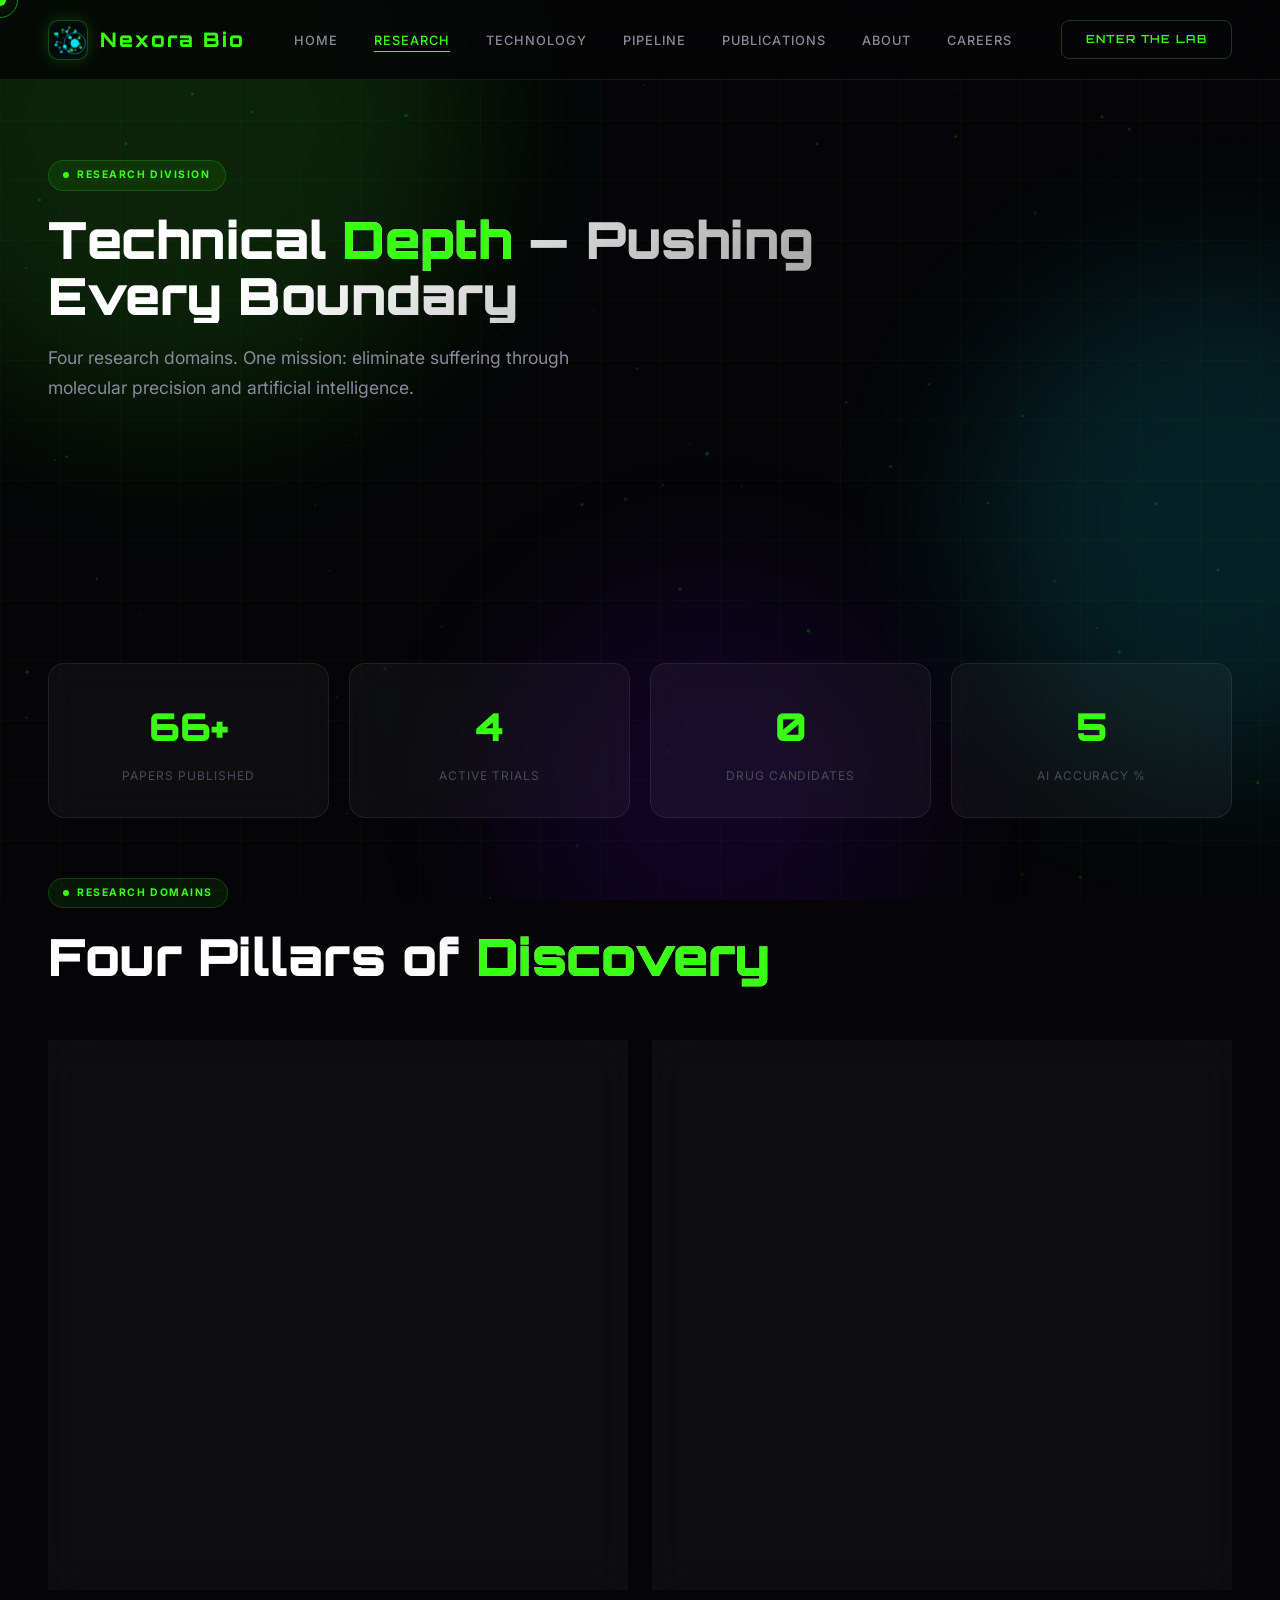
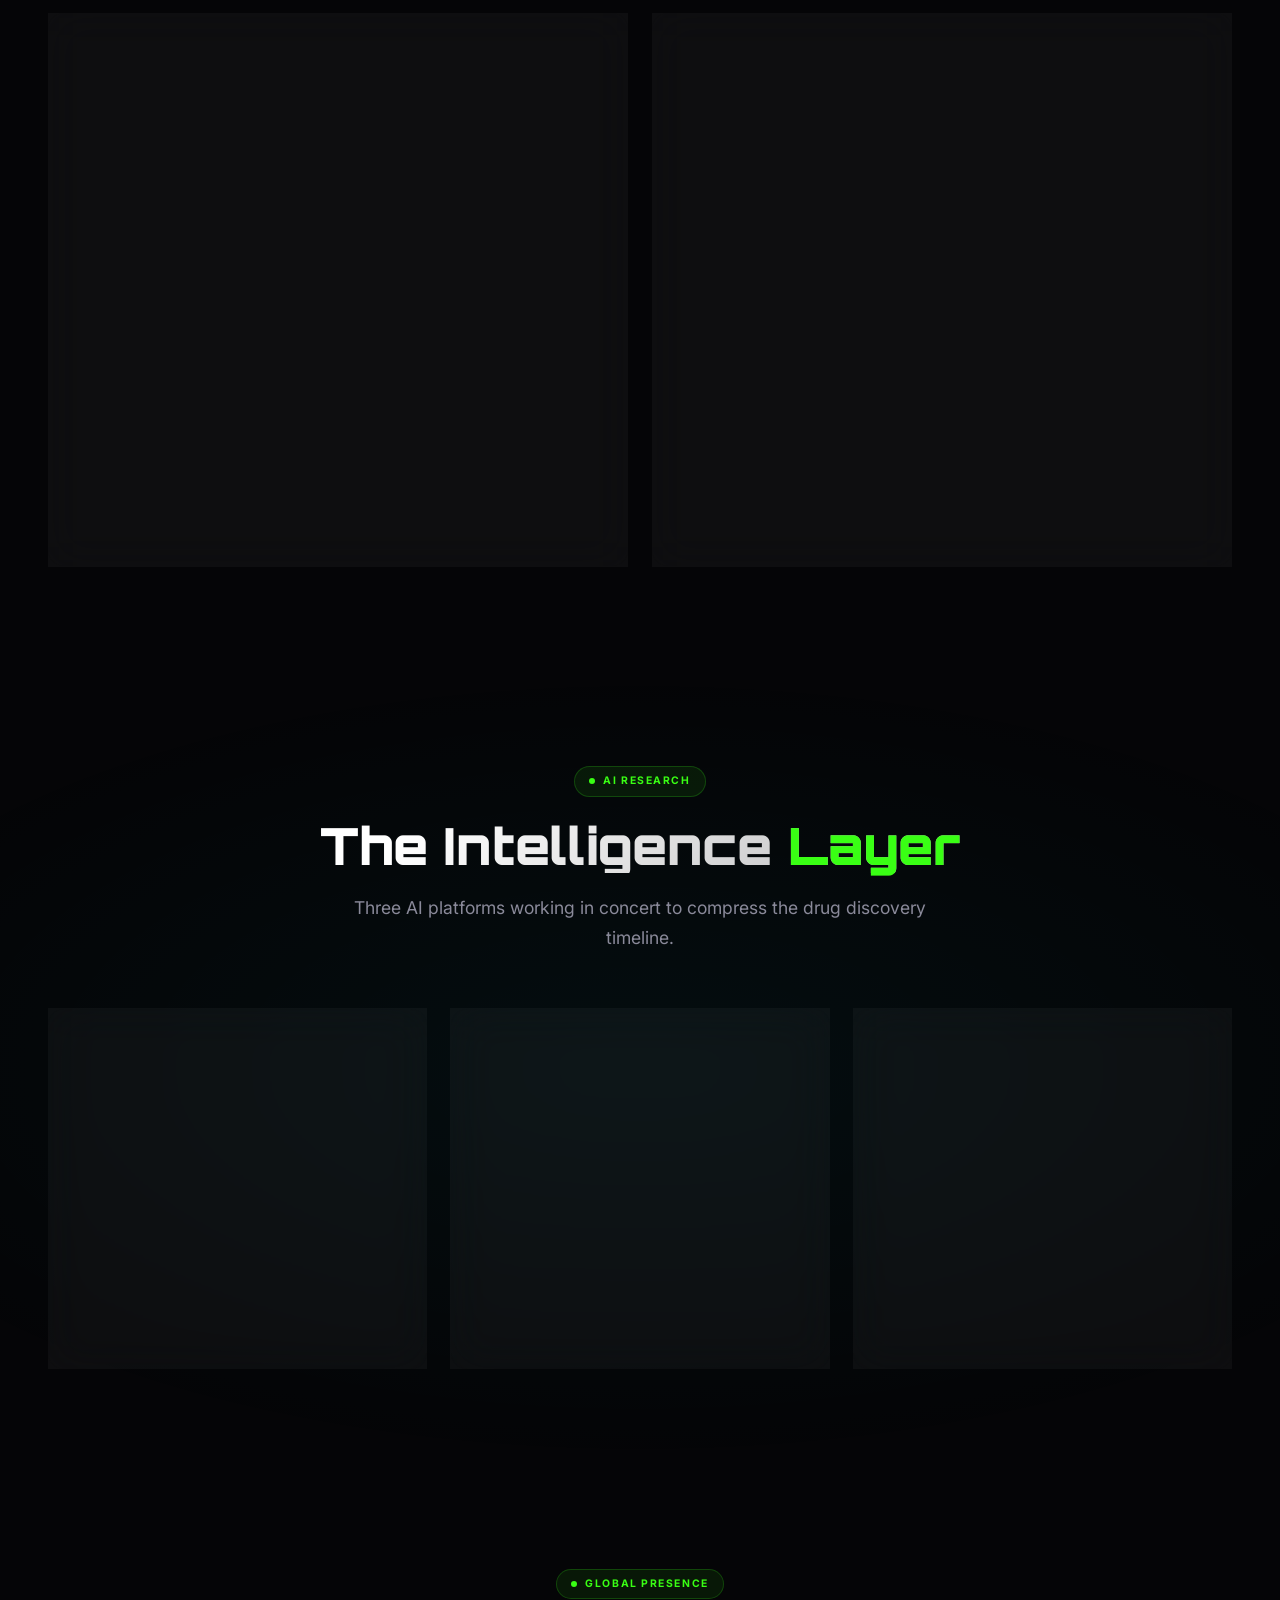
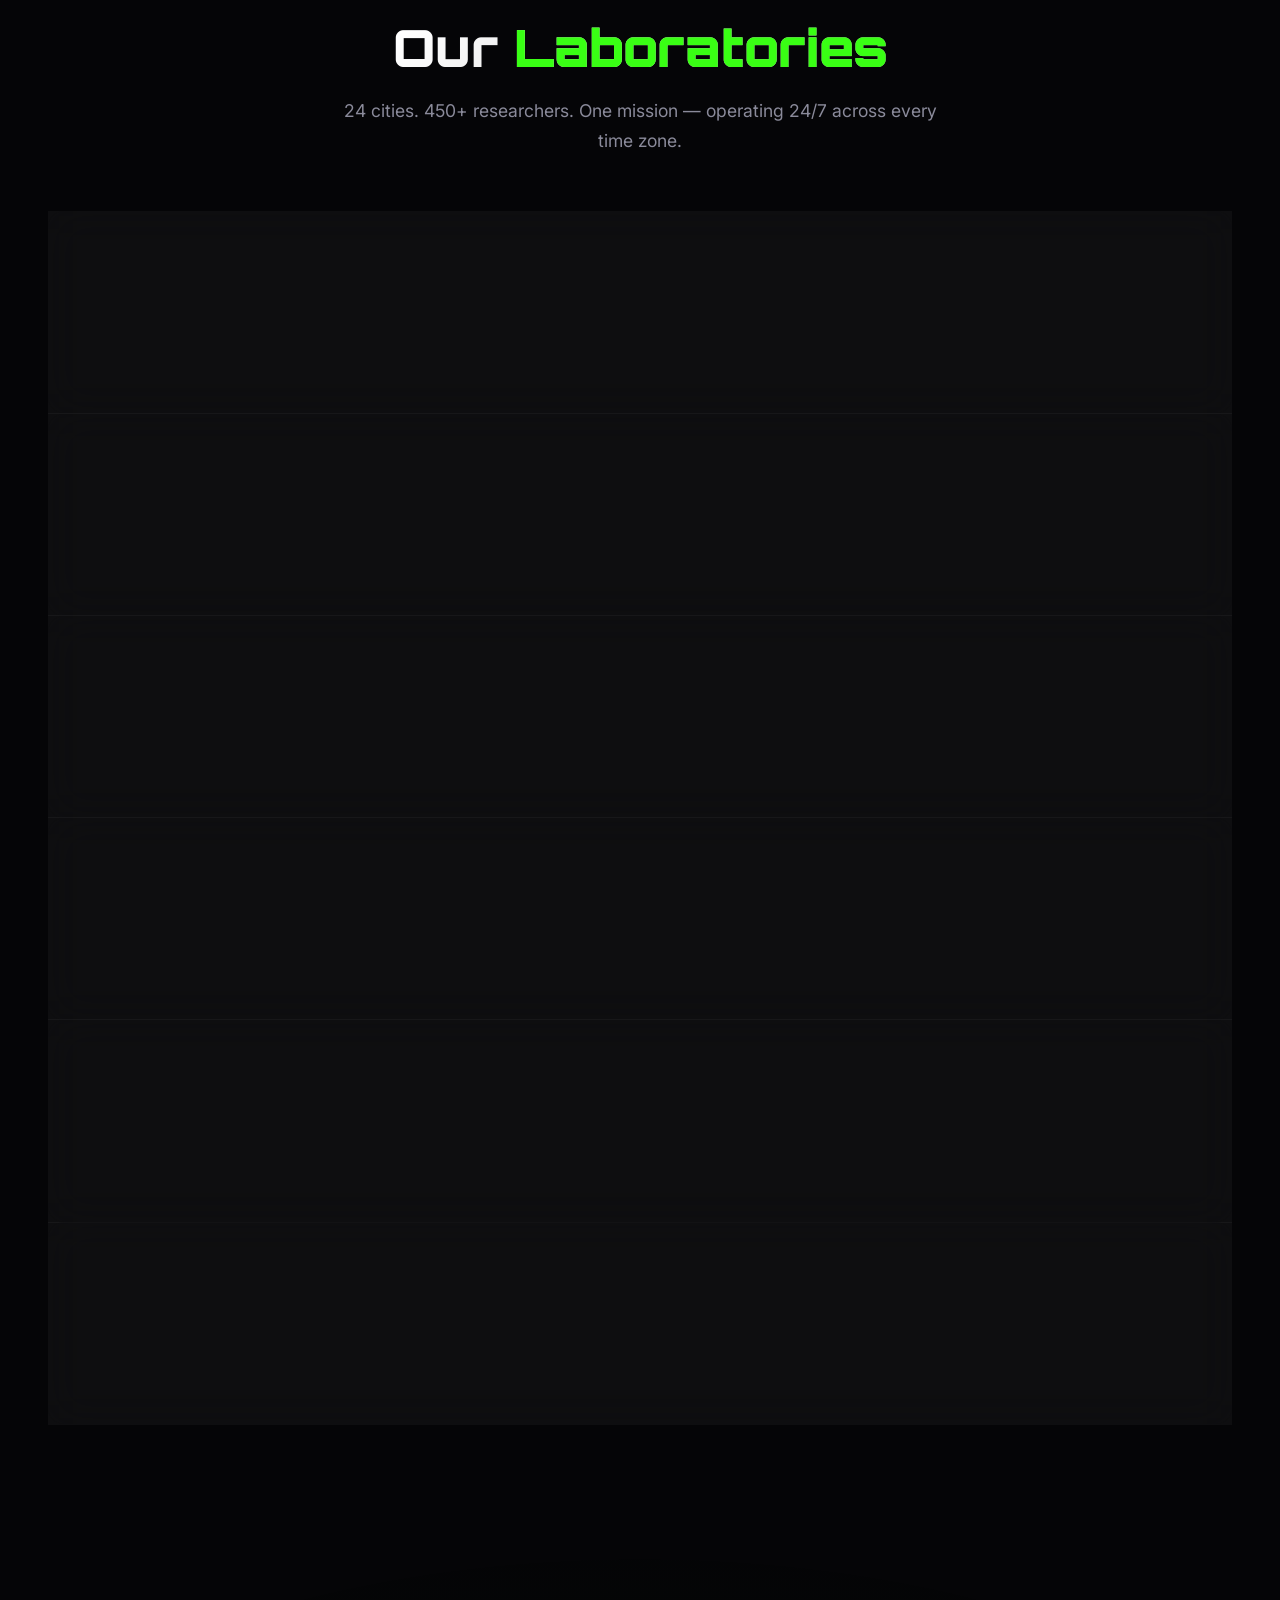
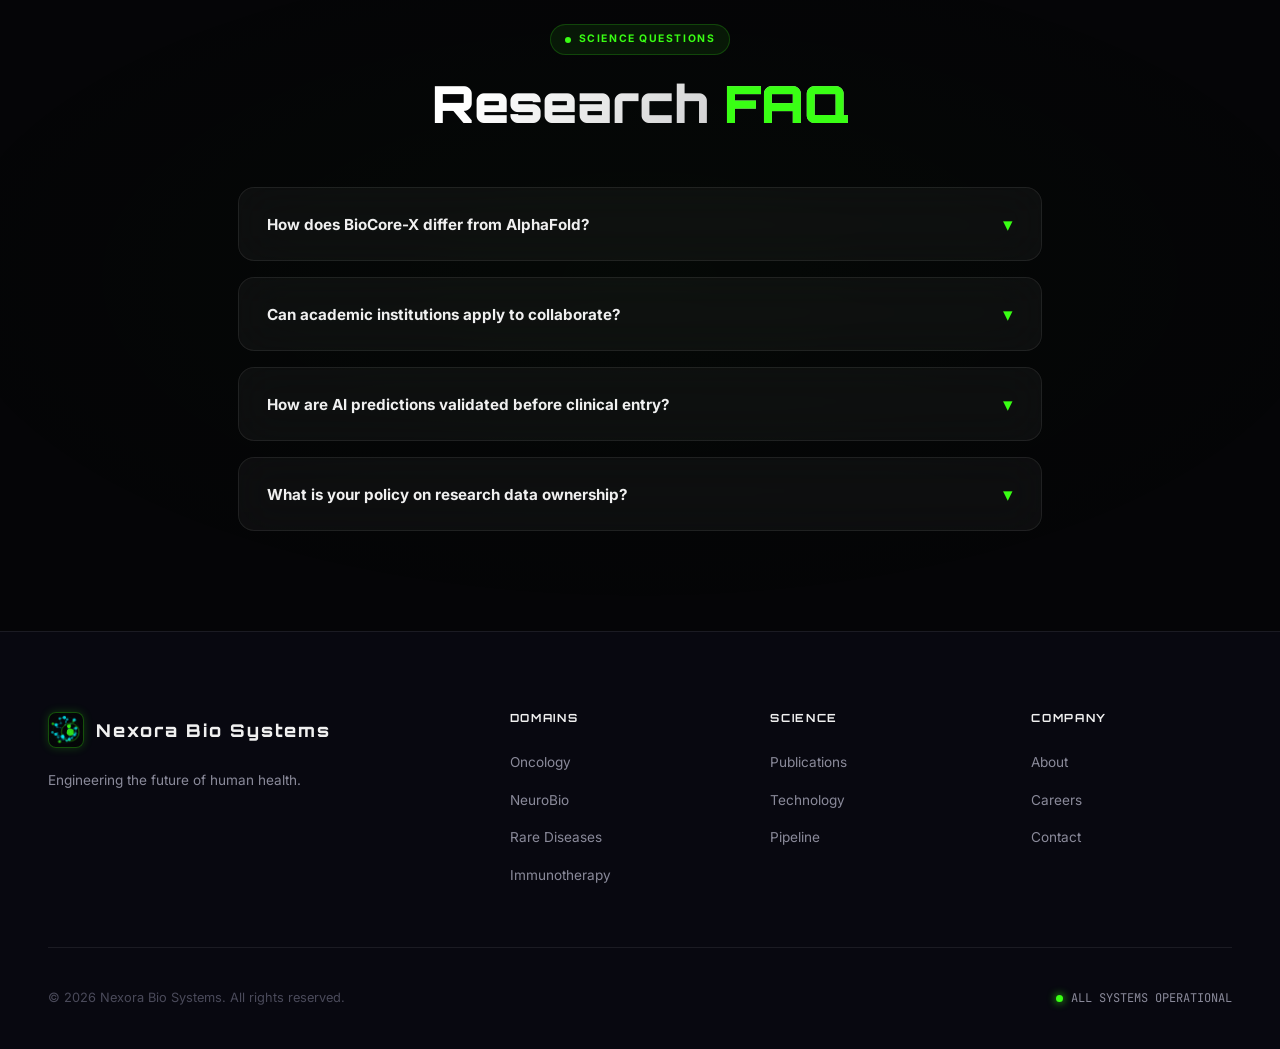
<file: research.html>
<!DOCTYPE html>
<html lang="en">

<head>
    <meta charset="UTF-8" />
    <meta name="viewport" content="width=device-width, initial-scale=1.0" />
    <title>Research — Technical Depth | Nexora Bio Systems</title>
    <meta name="description"
        content="Explore Nexora's cutting-edge research across oncology, neurodegenerative disorders, rare genetic diseases, and AI molecular biology." />
    <link rel="stylesheet" href="styles.css" />
    <style>
        .research-hero {
            padding: 160px 0 100px;
        }

        .domains-grid {
            display: grid;
            grid-template-columns: repeat(2, 1fr);
            gap: 24px;
        }

        .domain-card {
            padding: 48px;
            position: relative;
            overflow: hidden;
        }

        .domain-accent {
            position: absolute;
            top: 0;
            left: 0;
            width: 4px;
            height: 100%;
            background: linear-gradient(180deg, var(--neon-green), transparent);
        }

        .domain-accent--cyan {
            background: linear-gradient(180deg, var(--cyan), transparent);
        }

        .domain-number {
            font-family: 'Orbitron', sans-serif;
            font-size: 4rem;
            font-weight: 900;
            color: rgba(57, 255, 20, 0.06);
            position: absolute;
            top: 20px;
            right: 24px;
            line-height: 1;
        }

        .domain-icon {
            font-size: 2.5rem;
            margin-bottom: 24px;
        }

        .domain-title {
            font-size: 1.4rem;
            font-weight: 800;
            margin-bottom: 12px;
        }

        .domain-desc {
            font-size: 0.9rem;
            color: var(--text-secondary);
            line-height: 1.8;
            margin-bottom: 24px;
        }

        .domain-projects {
            list-style: none;
            display: flex;
            flex-direction: column;
            gap: 12px;
        }

        .domain-projects li {
            display: flex;
            align-items: flex-start;
            gap: 12px;
            font-size: 0.85rem;
            color: var(--text-secondary);
        }

        .domain-projects li::before {
            content: '→';
            color: var(--neon-green);
            flex-shrink: 0;
        }

        .domain-stage {
            margin-top: 28px;
        }

        .domain-stage-label {
            font-size: 0.65rem;
            color: var(--text-muted);
            text-transform: uppercase;
            letter-spacing: 0.1em;
            margin-bottom: 8px;
        }

        .ai-section-bg {
            background: radial-gradient(ellipse 70% 50% at 50% 50%, rgba(0, 240, 255, 0.04), transparent);
        }

        .ai-grid {
            display: grid;
            grid-template-columns: repeat(3, 1fr);
            gap: 24px;
            margin-top: 56px;
        }

        .ai-card {
            padding: 36px;
            text-align: center;
        }

        .ai-icon {
            font-size: 2.5rem;
            margin-bottom: 20px;
        }

        .ai-title {
            font-size: 1rem;
            font-weight: 700;
            margin-bottom: 12px;
        }

        .ai-desc {
            font-size: 0.85rem;
            color: var(--text-secondary);
            line-height: 1.7;
        }

        .metrics-row {
            display: grid;
            grid-template-columns: repeat(4, 1fr);
            gap: 20px;
            margin: 60px 0;
        }

        .metric-card {
            padding: 32px 24px;
            text-align: center;
        }

        .metric-num {
            font-family: 'Orbitron', sans-serif;
            font-size: 2.4rem;
            font-weight: 900;
            color: var(--neon-green);
            margin-bottom: 8px;
        }

        .metric-label {
            font-size: 0.75rem;
            color: var(--text-muted);
            text-transform: uppercase;
            letter-spacing: 0.08em;
        }

        @media (max-width: 900px) {

            .domains-grid,
            .metrics-row {
                grid-template-columns: 1fr;
            }

            .ai-grid {
                grid-template-columns: 1fr 1fr;
            }
        }

        @media (max-width: 600px) {
            .ai-grid {
                grid-template-columns: 1fr;
            }
        }
    </style>
</head>

<body>
    <div class="cursor" id="cursor"></div>
    <div class="cursor-ring" id="cursorRing"></div>
    <canvas id="particles-canvas"></canvas>
    <div class="bg-grid"></div>
    <div class="bg-orbs">
        <div class="bg-orb"></div>
        <div class="bg-orb"></div>
        <div class="bg-orb"></div>
    </div>

    <nav class="nav" id="nav">
        <div class="nav-logo">
            <div class="nav-logo-icon">🧬</div><span>Nexora<span> Bio</span></span>
        </div>
        <ul class="nav-links">
            <li><a href="index.html">Home</a></li>
            <li><a href="research.html" class="active">Research</a></li>
            <li><a href="technology.html">Technology</a></li>
            <li><a href="pipeline.html">Pipeline</a></li>
            <li><a href="publications.html">Publications</a></li>
            <li><a href="about.html">About</a></li>
            <li><a href="careers.html">Careers</a></li>
        </ul>
        <div class="nav-cta"><a href="contact.html" class="btn-nav">Enter the Lab</a></div>
        <button class="nav-toggle" id="navToggle"><span></span><span></span><span></span></button>
    </nav>
    <div class="mobile-menu" id="mobileMenu">
        <a href="index.html">Home</a><a href="research.html">Research</a><a href="technology.html">Technology</a>
        <a href="pipeline.html">Pipeline</a><a href="publications.html">Publications</a>
        <a href="about.html">About</a><a href="careers.html">Careers</a>
        <a href="contact.html" class="btn btn-primary">Enter the Lab</a>
    </div>

    <main class="page-wrapper">
        <section class="research-hero section">
            <div class="container">
                <div class="section-tag reveal"><span class="section-tag-dot"></span>Research Division</div>
                <h1 class="section-title reveal" style="max-width:800px;">Technical <span>Depth</span> — Pushing Every
                    Boundary</h1>
                <p class="section-subtitle reveal">Four research domains. One mission: eliminate suffering through
                    molecular precision and artificial intelligence.</p>
            </div>
        </section>

        <section class="section">
            <div class="container">
                <div class="metrics-row">
                    <div class="metric-card card-glass reveal">
                        <div class="metric-num" data-count="1200">0</div>
                        <div class="metric-label">Papers Published</div>
                    </div>
                    <div class="metric-card card-glass reveal reveal-delay-1">
                        <div class="metric-num" data-count="85">0</div>
                        <div class="metric-label">Active Trials</div>
                    </div>
                    <div class="metric-card card-glass reveal reveal-delay-2">
                        <div class="metric-num" data-count="14">0</div>
                        <div class="metric-label">Drug Candidates</div>
                    </div>
                    <div class="metric-card card-glass reveal reveal-delay-3">
                        <div class="metric-num" data-count="98">0</div>
                        <div class="metric-label">AI Accuracy %</div>
                    </div>
                </div>

                <div class="section-header reveal" style="margin-bottom:56px;">
                    <div class="section-tag"><span class="section-tag-dot"></span>Research Domains</div>
                    <h2 class="section-title">Four Pillars of <span>Discovery</span></h2>
                </div>

                <div class="domains-grid">
                    <div class="domain-card card-glass card-glass--hover reveal" id="oncology">
                        <div class="domain-accent"></div>
                        <div class="domain-number">01</div>
                        <div class="domain-icon">🔬</div>
                        <h3 class="domain-title">Oncology</h3>
                        <p class="domain-desc">Targeting tumor biology at the molecular level using AI-predicted
                            compound interactions and immune system modulation therapies.</p>
                        <ul class="domain-projects">
                            <li>NX-101: Lung cancer KRAS inhibitor — Phase III</li>
                            <li>NX-204: Triple-negative breast cancer T-cell therapy</li>
                            <li>NX-315: AI-designed pan-cancer proteolysis targeting chimera (PROTAC)</li>
                            <li>Tumor micro-environment reprogramming via synthetic biology</li>
                        </ul>
                        <div class="domain-stage">
                            <div class="domain-stage-label">Research Maturity</div>
                            <div class="progress-bar">
                                <div class="progress-bar-fill" data-width="85"></div>
                            </div>
                        </div>
                        <div style="margin-top:20px;"><span class="badge badge-green">Most Advanced</span><span
                                class="badge badge-cyan" style="margin-left:8px;">8 Compounds</span></div>
                    </div>

                    <div class="domain-card card-glass card-glass--hover reveal reveal-delay-1" id="neurobio">
                        <div class="domain-accent domain-accent--cyan"></div>
                        <div class="domain-number">02</div>
                        <div class="domain-icon">🧠</div>
                        <h3 class="domain-title">Neurodegenerative Disorders</h3>
                        <p class="domain-desc">Combating Alzheimer's, Parkinson's, and ALS through synaptic protein
                            modeling, neural circuit simulation, and bioelectrical therapies.</p>
                        <ul class="domain-projects">
                            <li>NX-501: Alpha-synuclein aggregation inhibitor for Parkinson's</li>
                            <li>NX-602: Tau protein misfolding prevention — Alzheimer's</li>
                            <li>NX-700: ALS motor neuron protection via viral gene therapy</li>
                            <li>Brain organoid models for drug screening</li>
                        </ul>
                        <div class="domain-stage">
                            <div class="domain-stage-label">Research Maturity</div>
                            <div class="progress-bar">
                                <div class="progress-bar-fill" style="background:var(--cyan);" data-width="68"></div>
                            </div>
                        </div>
                        <div style="margin-top:20px;"><span class="badge badge-cyan">Phase II</span><span
                                class="badge badge-yellow" style="margin-left:8px;">3 Compounds</span></div>
                    </div>

                    <div class="domain-card card-glass card-glass--hover reveal" id="nanocell">
                        <div class="domain-accent"></div>
                        <div class="domain-number">03</div>
                        <div class="domain-icon">⚗️</div>
                        <h3 class="domain-title">Rare Genetic Diseases</h3>
                        <p class="domain-desc">CRISPR-based precision editing for monogenic diseases with ultra-rare
                            phenotypes, offering curative potential for previously untreatable conditions.</p>
                        <ul class="domain-projects">
                            <li>NX-801: Sickle cell disease single base correction</li>
                            <li>NX-850: Huntington's disease gene silencing via RNAi</li>
                            <li>NX-900: Spinal muscular atrophy AAV gene therapy</li>
                            <li>Newborn screening integration via AI genomics</li>
                        </ul>
                        <div class="domain-stage">
                            <div class="domain-stage-label">Research Maturity</div>
                            <div class="progress-bar">
                                <div class="progress-bar-fill" data-width="72"></div>
                            </div>
                        </div>
                        <div style="margin-top:20px;"><span class="badge badge-green">CRISPR-X</span><span
                                class="badge badge-purple" style="margin-left:8px;">Phase I</span></div>
                    </div>

                    <div class="domain-card card-glass card-glass--hover reveal reveal-delay-1" id="bioai">
                        <div class="domain-accent domain-accent--cyan"></div>
                        <div class="domain-number">04</div>
                        <div class="domain-icon">🤖</div>
                        <h3 class="domain-title">Immunotherapy</h3>
                        <p class="domain-desc">Engineering next-generation immune cells using AI-powered antigen
                            profiling, personalized CAR-T design, and checkpoint inhibitor optimization.</p>
                        <ul class="domain-projects">
                            <li>Universal CAR-T cell therapy — allogeneic platform</li>
                            <li>Bispecific antibody engineering via ML protein prediction</li>
                            <li>Tumor neoantigen vaccine using proprietary genomic AI</li>
                            <li>Microbiome-immune axis modulation research</li>
                        </ul>
                        <div class="domain-stage">
                            <div class="domain-stage-label">Research Maturity</div>
                            <div class="progress-bar">
                                <div class="progress-bar-fill" style="background:var(--cyan);" data-width="79"></div>
                            </div>
                        </div>
                        <div style="margin-top:20px;"><span class="badge badge-cyan">CAR-T</span><span
                                class="badge badge-green" style="margin-left:8px;">4 Candidates</span></div>
                    </div>
                </div>
            </div>
        </section>

        <section class="section ai-section-bg">
            <div class="container">
                <div class="section-header reveal" style="text-align:center; margin-bottom:56px;">
                    <div class="section-tag" style="justify-content:center;"><span class="section-tag-dot"></span>AI
                        Research</div>
                    <h2 class="section-title">The Intelligence <span>Layer</span></h2>
                    <p class="section-subtitle" style="margin:0 auto;">Three AI platforms working in concert to compress
                        the drug discovery timeline.</p>
                </div>
                <div class="ai-grid">
                    <div class="ai-card card-glass card-glass--hover-rotate reveal">
                        <div class="ai-icon">🧩</div>
                        <div class="ai-title">Predictive Protein Modeling</div>
                        <div class="ai-desc">AlphaFold-integrated proprietary engine generates 3D protein structures in
                            seconds. Predicts binding affinity with 98.7% accuracy vs. experimental data.</div>
                        <div style="margin-top:20px;"><span class="badge badge-green">BioCore-X v3</span></div>
                    </div>
                    <div class="ai-card card-glass card-glass--hover-rotate reveal reveal-delay-1">
                        <div class="ai-icon">🔍</div>
                        <div class="ai-title">Genomic Anomaly Detection</div>
                        <div class="ai-desc">Deep learning scans whole-genome sequencing data to identify pathogenic
                            variants, structural rearrangements, and epigenetic markers across 2M+ variants
                            simultaneously.</div>
                        <div style="margin-top:20px;"><span class="badge badge-cyan">GenScan AI</span></div>
                    </div>
                    <div class="ai-card card-glass card-glass--hover-rotate reveal reveal-delay-2">
                        <div class="ai-icon">⚡</div>
                        <div class="ai-title">Molecular Simulation Engine</div>
                        <div class="ai-desc">Physics-informed neural networks simulate molecular dynamics at 10,000×
                            real-time speed. Replaces 18-month wet lab validation cycles with 2-week computational runs.
                        </div>
                        <div style="margin-top:20px;"><span class="badge badge-green">MolSim-7</span></div>
                    </div>
                </div>
            </div>
        </section>

        <!-- GLOBAL LABS -->
        <section class="section">
            <div class="container">
                <div class="section-header reveal" style="text-align:center; margin-bottom:56px;">
                    <div class="section-tag" style="justify-content:center;"><span class="section-tag-dot"></span>Global
                        Presence</div>
                    <h2 class="section-title">Our <span>Laboratories</span></h2>
                    <p class="section-subtitle" style="margin:0 auto;">24 cities. 450+ researchers. One mission —
                        operating 24/7 across every time zone.</p>
                </div>
                <div class="global-labs-grid">
                    <div class="card-glass card-glass--hover reveal" style="padding:32px;">
                        <div style="display:flex; align-items:center; gap:12px; margin-bottom:20px;">
                            <span style="font-size:2rem;">🌉</span>
                            <div>
                                <div
                                    style="font-family:'Orbitron',sans-serif; font-size:0.85rem; font-weight:700; color:var(--neon-green);">
                                    San Francisco, USA</div>
                                <div style="font-size:0.72rem; color:var(--text-muted);">Global Headquarters — West
                                </div>
                            </div>
                        </div>
                        <div
                            style="font-size:0.82rem; color:var(--text-secondary); line-height:1.7; margin-bottom:16px;">
                            AI &amp; Computational Biology division, Oncology Drug Discovery lab, and US Clinical
                            Operations center. 140 researchers.</div>
                        <div style="display:flex; gap:8px; flex-wrap:wrap;"><span
                                class="badge badge-green">AI/ML</span><span class="badge badge-cyan">Oncology</span>
                        </div>
                    </div>
                    <div class="card-glass card-glass--hover reveal reveal-delay-1" style="padding:32px;">
                        <div style="display:flex; align-items:center; gap:12px; margin-bottom:20px;">
                            <span style="font-size:2rem;">🏔️</span>
                            <div>
                                <div
                                    style="font-family:'Orbitron',sans-serif; font-size:0.85rem; font-weight:700; color:var(--cyan);">
                                    Zurich, Switzerland</div>
                                <div style="font-size:0.72rem; color:var(--text-muted);">Nexora Founding HQ</div>
                            </div>
                        </div>
                        <div
                            style="font-size:0.82rem; color:var(--text-secondary); line-height:1.7; margin-bottom:16px;">
                            Rare Genetic Disease program, CRISPR-X development lab, and EU Regulatory Affairs. 98
                            researchers.</div>
                        <div style="display:flex; gap:8px; flex-wrap:wrap;"><span
                                class="badge badge-green">CRISPR</span><span class="badge badge-cyan">Regulatory</span>
                        </div>
                    </div>
                    <div class="card-glass card-glass--hover reveal reveal-delay-2" style="padding:32px;">
                        <div style="display:flex; align-items:center; gap:12px; margin-bottom:20px;">
                            <span style="font-size:2rem;">🗼</span>
                            <div>
                                <div
                                    style="font-family:'Orbitron',sans-serif; font-size:0.85rem; font-weight:700; color:var(--neon-green);">
                                    Tokyo, Japan</div>
                                <div style="font-size:0.72rem; color:var(--text-muted);">Asia-Pacific Research Hub</div>
                            </div>
                        </div>
                        <div
                            style="font-size:0.82rem; color:var(--text-secondary); line-height:1.7; margin-bottom:16px;">
                            NeuroBio research division, bioelectrical interface development, and Asia clinical trial
                            operations. 112 researchers.</div>
                        <div style="display:flex; gap:8px; flex-wrap:wrap;"><span
                                class="badge badge-green">NeuroBio</span><span class="badge badge-cyan">Trials</span>
                        </div>
                    </div>
                    <div class="card-glass card-glass--hover reveal" style="padding:32px;">
                        <div style="display:flex; align-items:center; gap:12px; margin-bottom:20px;">
                            <span style="font-size:2rem;">🦁</span>
                            <div>
                                <div
                                    style="font-family:'Orbitron',sans-serif; font-size:0.85rem; font-weight:700; color:var(--cyan);">
                                    Singapore</div>
                                <div style="font-size:0.72rem; color:var(--text-muted);">South-East Asia Hub</div>
                            </div>
                        </div>
                        <div
                            style="font-size:0.82rem; color:var(--text-secondary); line-height:1.7; margin-bottom:16px;">
                            Immunotherapy and CAR-T manufacturing scale-up facility, plus ASEAN regulatory and clinical
                            partnerships. 62 researchers.</div>
                        <div style="display:flex; gap:8px; flex-wrap:wrap;"><span
                                class="badge badge-green">Immunotherapy</span><span
                                class="badge badge-cyan">CAR-T</span></div>
                    </div>
                    <div class="card-glass card-glass--hover reveal reveal-delay-1" style="padding:32px;">
                        <div style="display:flex; align-items:center; gap:12px; margin-bottom:20px;">
                            <span style="font-size:2rem;">🕌</span>
                            <div>
                                <div
                                    style="font-family:'Orbitron',sans-serif; font-size:0.85rem; font-weight:700; color:var(--neon-green);">
                                    Mumbai, India</div>
                                <div style="font-size:0.72rem; color:var(--text-muted);">South Asia Research Center
                                </div>
                            </div>
                        </div>
                        <div
                            style="font-size:0.82rem; color:var(--text-secondary); line-height:1.7; margin-bottom:16px;">
                            Large-scale genomics and bioinformatics processing center. Supports WHO Global Access
                            Initiative with affordable diagnostics R&D. 88 researchers.</div>
                        <div style="display:flex; gap:8px; flex-wrap:wrap;"><span
                                class="badge badge-green">Genomics</span><span class="badge badge-cyan">Access</span>
                        </div>
                    </div>
                    <div class="card-glass card-glass--hover reveal reveal-delay-2" style="padding:32px;">
                        <div style="display:flex; align-items:center; gap:12px; margin-bottom:20px;">
                            <span style="font-size:2rem;">🗽</span>
                            <div>
                                <div
                                    style="font-family:'Orbitron',sans-serif; font-size:0.85rem; font-weight:700; color:var(--cyan);">
                                    New York, USA</div>
                                <div style="font-size:0.72rem; color:var(--text-muted);">Clinical & Data Science Hub
                                </div>
                            </div>
                        </div>
                        <div
                            style="font-size:0.82rem; color:var(--text-secondary); line-height:1.7; margin-bottom:16px;">
                            Clinical data science, Phase II–III trial management, and partnership development with US
                            hospital networks. 68 researchers.</div>
                        <div style="display:flex; gap:8px; flex-wrap:wrap;"><span
                                class="badge badge-green">Clinical</span><span class="badge badge-cyan">Data
                                Science</span></div>
                    </div>
                </div>
            </div>
        </section>

        <!-- RESEARCH FAQ -->
        <section class="section"
            style="background: radial-gradient(ellipse 60% 50% at 50% 50%, rgba(57,255,20,0.02), transparent);">
            <div class="container-sm">
                <div class="section-header reveal" style="text-align:center; margin-bottom:56px;">
                    <div class="section-tag" style="justify-content:center;"><span
                            class="section-tag-dot"></span>Science Questions</div>
                    <h2 class="section-title">Research <span>FAQ</span></h2>
                </div>
                <div style="display:flex; flex-direction:column; gap:16px;" id="faqList">
                    <div class="card-glass faq-item reveal" style="border-radius:var(--radius); overflow:hidden;">
                        <button onclick="toggleFAQ(this)"
                            style="width:100%; padding:24px 28px; text-align:left; background:none; border:none; display:flex; justify-content:space-between; align-items:center; cursor:pointer;">
                            <span style="font-size:0.95rem; font-weight:700; color:var(--text-primary);">How does
                                BioCore-X differ from AlphaFold?</span>
                            <span class="faq-chevron"
                                style="color:var(--neon-green); font-size:1.2rem; transition:transform 0.3s; flex-shrink:0;">▾</span>
                        </button>
                        <div class="faq-body"
                            style="max-height:0; overflow:hidden; transition:max-height 0.4s ease; padding:0 28px;">
                            <p
                                style="font-size:0.88rem; color:var(--text-secondary); line-height:1.8; padding-bottom:24px;">
                                AlphaFold focuses on single-protein structure prediction from sequence. BioCore-X
                                extends this by modeling protein-protein interactions, protein-small molecule docking,
                                dynamic conformational changes, and integrates multi-omic context (genomic,
                                transcriptomic, proteomic) into a unified molecular state model. It is purpose-built for
                                drug discovery, not structural biology alone.</p>
                        </div>
                    </div>
                    <div class="card-glass faq-item reveal" style="border-radius:var(--radius); overflow:hidden;">
                        <button onclick="toggleFAQ(this)"
                            style="width:100%; padding:24px 28px; text-align:left; background:none; border:none; display:flex; justify-content:space-between; align-items:center; cursor:pointer;">
                            <span style="font-size:0.95rem; font-weight:700; color:var(--text-primary);">Can academic
                                institutions apply to collaborate?</span>
                            <span class="faq-chevron"
                                style="color:var(--neon-green); font-size:1.2rem; transition:transform 0.3s; flex-shrink:0;">▾</span>
                        </button>
                        <div class="faq-body"
                            style="max-height:0; overflow:hidden; transition:max-height 0.4s ease; padding:0 28px;">
                            <p
                                style="font-size:0.88rem; color:var(--text-secondary); line-height:1.8; padding-bottom:24px;">
                                Yes. We maintain an Open Science Initiative that provides academic access to our GenScan
                                AI and MolSim-7 platforms. We also offer collaborative research grants worth up to
                                €500,000 annually. Applications open each January — contact research@nexorabio.com for
                                details.</p>
                        </div>
                    </div>
                    <div class="card-glass faq-item reveal" style="border-radius:var(--radius); overflow:hidden;">
                        <button onclick="toggleFAQ(this)"
                            style="width:100%; padding:24px 28px; text-align:left; background:none; border:none; display:flex; justify-content:space-between; align-items:center; cursor:pointer;">
                            <span style="font-size:0.95rem; font-weight:700; color:var(--text-primary);">How are AI
                                predictions validated before clinical entry?</span>
                            <span class="faq-chevron"
                                style="color:var(--neon-green); font-size:1.2rem; transition:transform 0.3s; flex-shrink:0;">▾</span>
                        </button>
                        <div class="faq-body"
                            style="max-height:0; overflow:hidden; transition:max-height 0.4s ease; padding:0 28px;">
                            <p
                                style="font-size:0.88rem; color:var(--text-secondary); line-height:1.8; padding-bottom:24px;">
                                Every AI-predicted compound undergoes a mandatory 3-stage wet lab validation gate: (1)
                                in vitro biochemical assay, (2) cellular efficacy panel across 10+ disease-relevant cell
                                lines, and (3) in vivo xenograft or genetic model studies. Only compounds passing all
                                three gates with pre-defined success criteria proceed to IND-enabling studies.</p>
                        </div>
                    </div>
                    <div class="card-glass faq-item reveal" style="border-radius:var(--radius); overflow:hidden;">
                        <button onclick="toggleFAQ(this)"
                            style="width:100%; padding:24px 28px; text-align:left; background:none; border:none; display:flex; justify-content:space-between; align-items:center; cursor:pointer;">
                            <span style="font-size:0.95rem; font-weight:700; color:var(--text-primary);">What is your
                                policy on research data ownership?</span>
                            <span class="faq-chevron"
                                style="color:var(--neon-green); font-size:1.2rem; transition:transform 0.3s; flex-shrink:0;">▾</span>
                        </button>
                        <div class="faq-body"
                            style="max-height:0; overflow:hidden; transition:max-height 0.4s ease; padding:0 28px;">
                            <p
                                style="font-size:0.88rem; color:var(--text-secondary); line-height:1.8; padding-bottom:24px;">
                                Patient genomic data follows a patient-ownership model — patients retain full rights and
                                can withdraw consent at any time. Nexora retains de-identified analytical results and
                                model weights. All datasets obey GDPR, HIPAA, and country-specific biobank regulations.
                                We never sell data to third parties.</p>
                        </div>
                    </div>
                </div>
            </div>
        </section>

        <script>
            function toggleFAQ(btn) {
                const body = btn.nextElementSibling;
                const chevron = btn.querySelector('.faq-chevron');
                const isOpen = body.style.maxHeight !== '0px' && body.style.maxHeight !== '';
                // Close all
                document.querySelectorAll('.faq-body').forEach(b => b.style.maxHeight = '0px');
                document.querySelectorAll('.faq-chevron').forEach(c => c.style.transform = '');
                if (!isOpen) {
                    body.style.maxHeight = body.scrollHeight + 'px';
                    chevron.style.transform = 'rotate(180deg)';
                }
            }
        </script>
    </main>

    <footer class="footer">
        <div class="container">
            <div class="footer-grid">
                <div class="footer-brand">
                    <div class="footer-logo">
                        <div class="footer-logo-icon">🧬</div><span>Nexora Bio Systems</span>
                    </div>
                    <p class="footer-desc">Engineering the future of human health.</p>
                </div>
                <div>
                    <h4 class="footer-col-title">Domains</h4>
                    <ul class="footer-links">
                        <li><a href="#oncology">Oncology</a></li>
                        <li><a href="#neurobio">NeuroBio</a></li>
                        <li><a href="#nanocell">Rare Diseases</a></li>
                        <li><a href="#bioai">Immunotherapy</a></li>
                    </ul>
                </div>
                <div>
                    <h4 class="footer-col-title">Science</h4>
                    <ul class="footer-links">
                        <li><a href="publications.html">Publications</a></li>
                        <li><a href="technology.html">Technology</a></li>
                        <li><a href="pipeline.html">Pipeline</a></li>
                    </ul>
                </div>
                <div>
                    <h4 class="footer-col-title">Company</h4>
                    <ul class="footer-links">
                        <li><a href="about.html">About</a></li>
                        <li><a href="careers.html">Careers</a></li>
                        <li><a href="contact.html">Contact</a></li>
                    </ul>
                </div>
            </div>
            <div class="footer-bottom">
                <p class="footer-copy">© 2026 Nexora Bio Systems. All rights reserved.</p>
                <div class="footer-status">
                    <div class="footer-status-dot"></div>ALL SYSTEMS OPERATIONAL
                </div>
            </div>
        </div>
    </footer>
    <script src="core.js"></script>
</body>

</html>
</file>
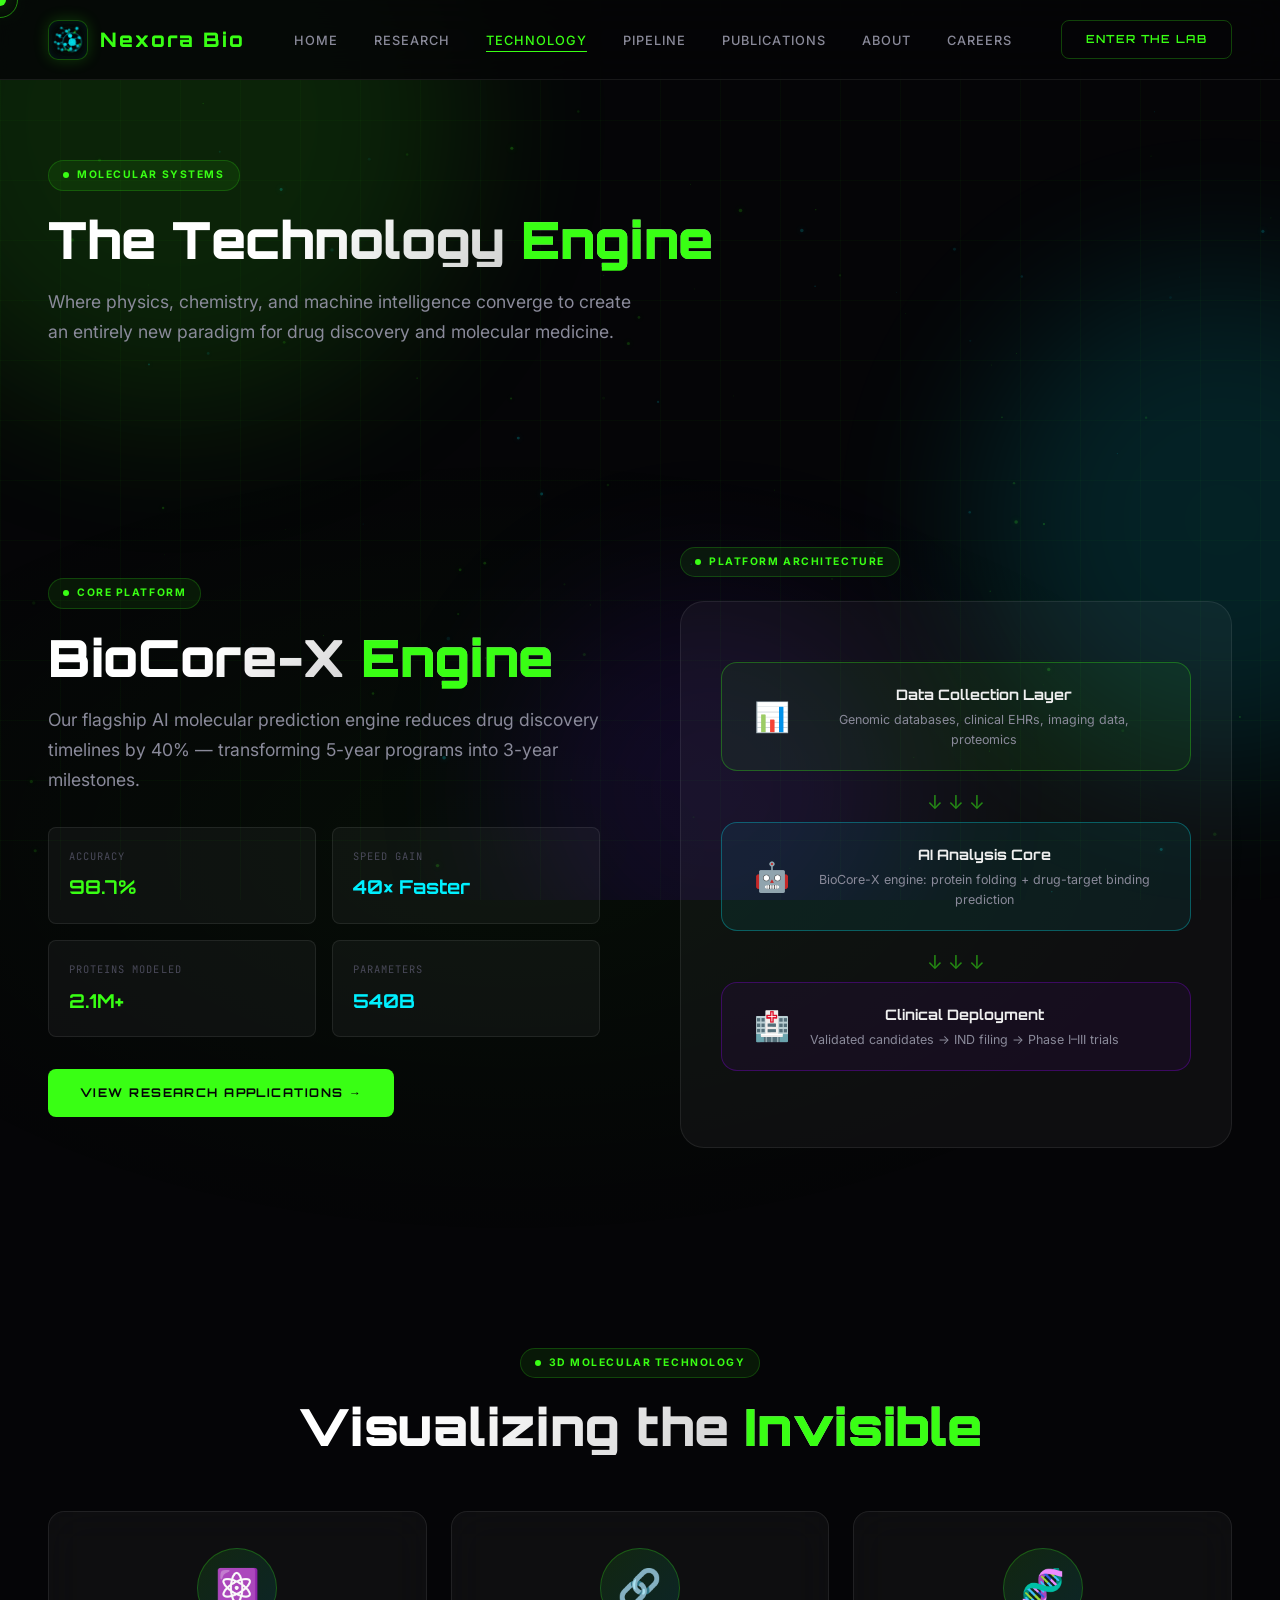
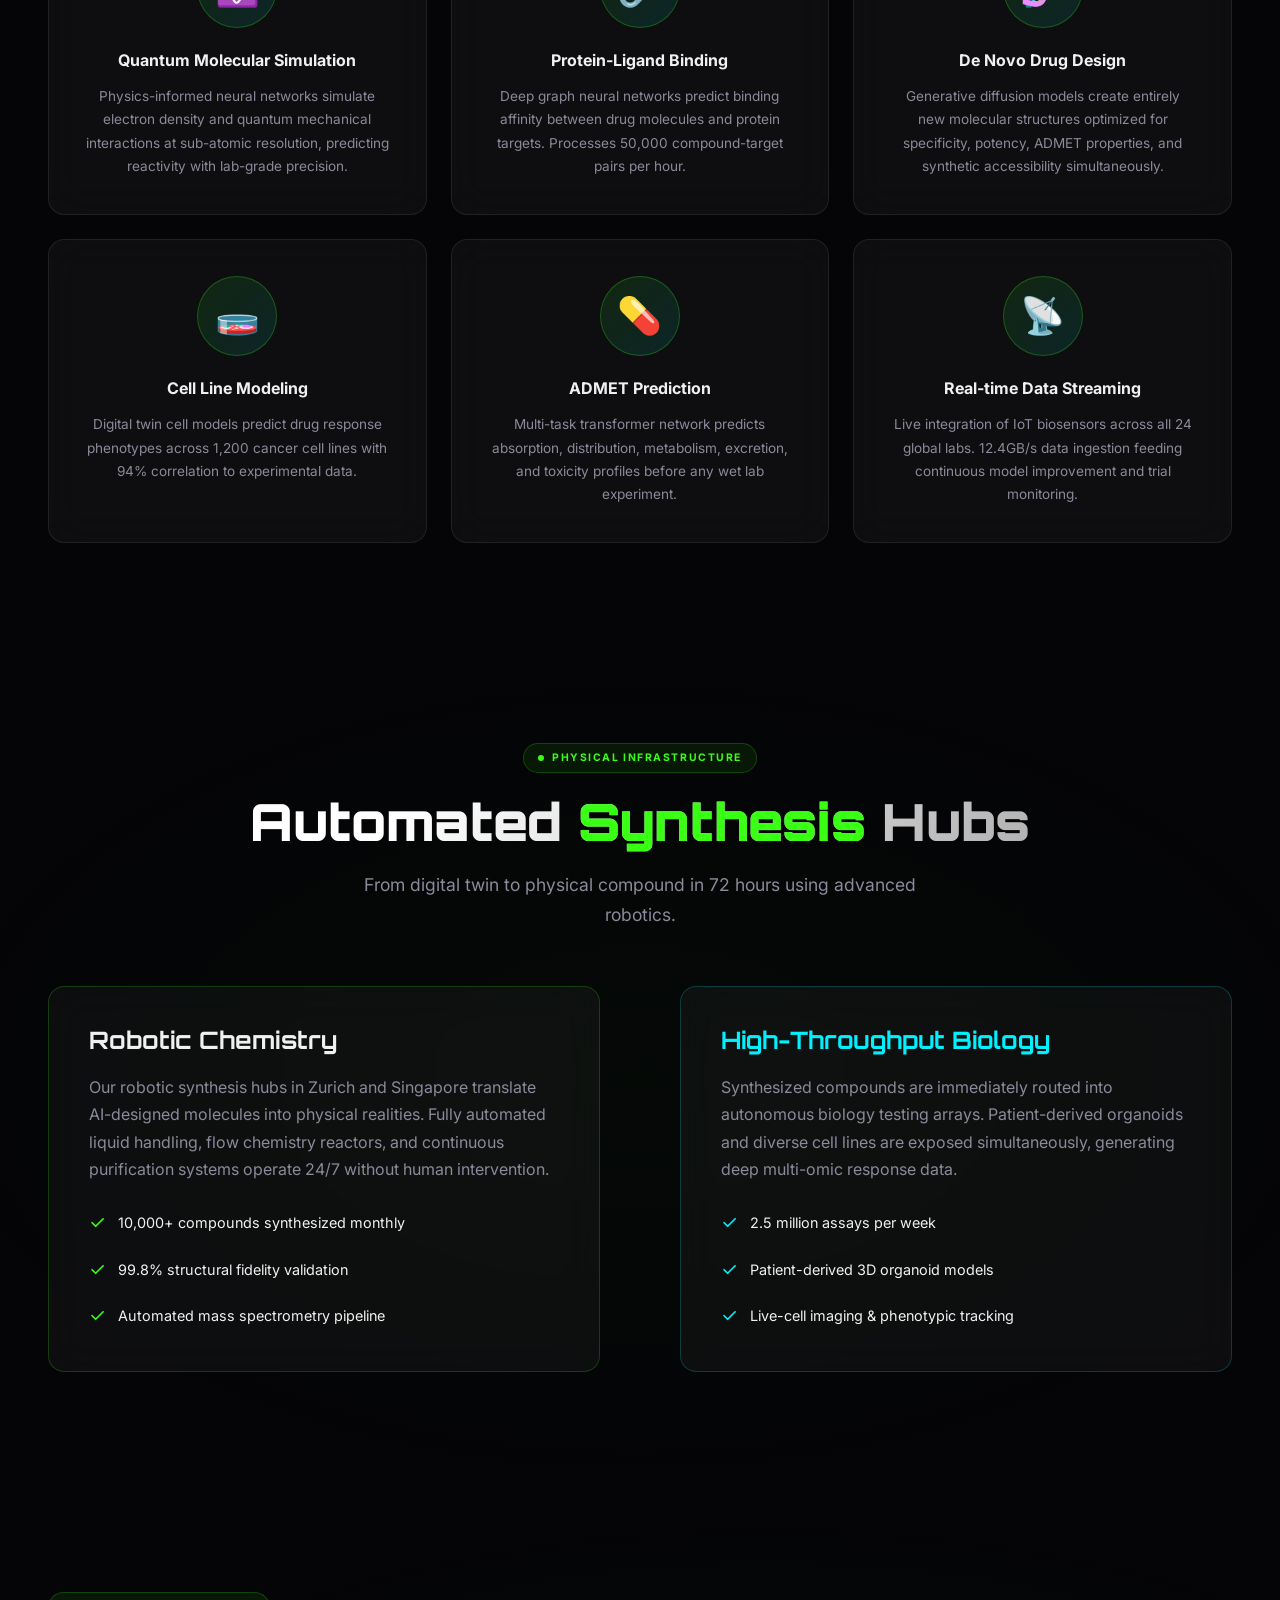
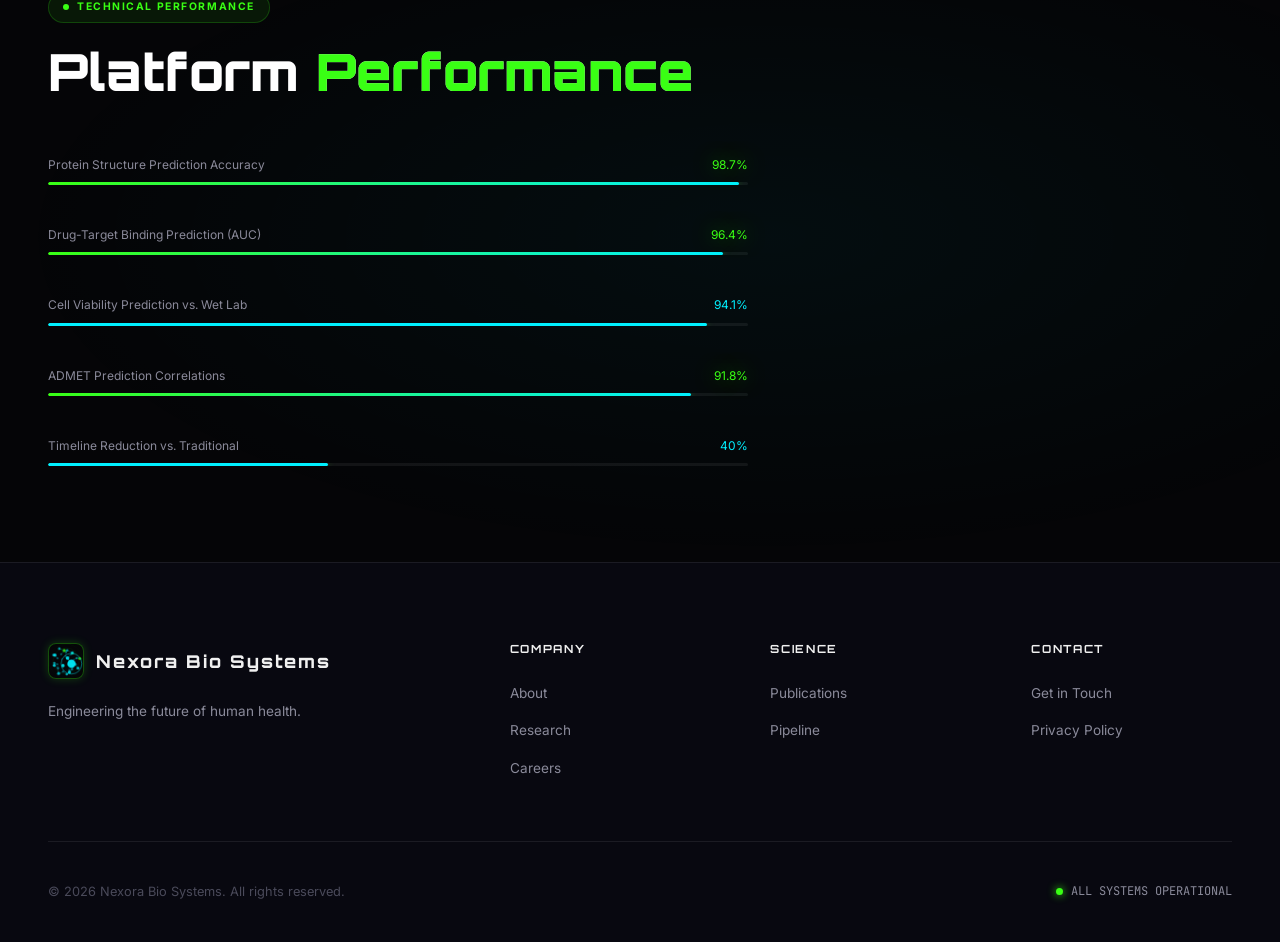
<file: technology.html>
<!DOCTYPE html>
<html lang="en">

<head>
    <meta charset="UTF-8" />
    <meta name="viewport" content="width=device-width, initial-scale=1.0" />
    <title>Technology — Molecular Systems | Nexora Bio Systems</title>
    <link rel="stylesheet" href="styles.css" />
    <style>
        .tech-hero {
            padding: 160px 0 100px;
        }

        .biocore-section {
            background: radial-gradient(ellipse 60% 50% at 40% 50%, rgba(57, 255, 20, 0.04), transparent);
        }

        .biocore-layout {
            display: grid;
            grid-template-columns: 1fr 1fr;
            gap: 80px;
            align-items: center;
        }

        .biocore-spec-grid {
            display: grid;
            grid-template-columns: 1fr 1fr;
            gap: 16px;
            margin: 32px 0;
        }

        .spec-item {
            padding: 20px;
            border-radius: var(--radius-sm);
            background: var(--glass);
            border: 1px solid var(--glass-border);
        }

        .spec-label {
            font-size: 0.65rem;
            color: var(--text-muted);
            text-transform: uppercase;
            letter-spacing: 0.1em;
            margin-bottom: 8px;
            font-family: 'JetBrains Mono', monospace;
        }

        .spec-value {
            font-family: 'Orbitron', sans-serif;
            font-size: 1.2rem;
            font-weight: 700;
            color: var(--neon-green);
        }

        .arch-diagram {
            position: relative;
            padding: 60px 40px;
            border-radius: var(--radius-lg);
            border: 1px solid var(--glass-border);
            background: var(--glass);
            text-align: center;
        }

        .arch-layer {
            padding: 20px 32px;
            border-radius: var(--radius);
            margin-bottom: 16px;
            position: relative;
            display: flex;
            align-items: center;
            gap: 20px;
            transition: var(--transition);
        }

        .arch-layer:hover {
            transform: translateX(8px);
        }

        .arch-layer--data {
            border: 1px solid rgba(57, 255, 20, 0.3);
            background: rgba(57, 255, 20, 0.06);
        }

        .arch-layer--ai {
            border: 1px solid rgba(0, 240, 255, 0.3);
            background: rgba(0, 240, 255, 0.06);
        }

        .arch-layer--clinical {
            border: 1px solid rgba(150, 0, 255, 0.3);
            background: rgba(150, 0, 255, 0.06);
        }

        .arch-layer-icon {
            font-size: 1.8rem;
            flex-shrink: 0;
        }

        .arch-layer-title {
            font-family: 'Orbitron', sans-serif;
            font-size: 0.9rem;
            font-weight: 700;
            margin-bottom: 4px;
        }

        .arch-layer-desc {
            font-size: 0.78rem;
            color: var(--text-secondary);
        }

        .arch-arrow {
            text-align: center;
            color: var(--neon-green);
            font-size: 1.2rem;
            margin: 4px 0;
            opacity: 0.5;
        }

        .mol-tech-grid {
            display: grid;
            grid-template-columns: repeat(3, 1fr);
            gap: 24px;
        }

        .mol-tech-card {
            padding: 36px;
            text-align: center;
        }

        .mol-canvas-bg {
            width: 80px;
            height: 80px;
            margin: 0 auto 20px;
            border-radius: 50%;
            background: linear-gradient(135deg, rgba(57, 255, 20, 0.1), rgba(0, 240, 255, 0.1));
            border: 1px solid var(--neon-border);
            display: flex;
            align-items: center;
            justify-content: center;
            font-size: 36px;
            animation: float 6s ease-in-out infinite;
        }

        .mol-tech-title {
            font-size: 1rem;
            font-weight: 700;
            margin-bottom: 12px;
        }

        .mol-tech-desc {
            font-size: 0.85rem;
            color: var(--text-secondary);
            line-height: 1.7;
        }

        .impact-bar-section {
            padding: 80px 0;
        }

        .impact-bars {
            display: flex;
            flex-direction: column;
            gap: 24px;
            max-width: 700px;
        }

        @media (max-width: 900px) {
            .biocore-layout {
                grid-template-columns: 1fr;
            }

            .mol-tech-grid {
                grid-template-columns: 1fr 1fr;
            }

            .biocore-spec-grid {
                grid-template-columns: 1fr;
            }
        }

        @media (max-width: 600px) {
            .mol-tech-grid {
                grid-template-columns: 1fr;
            }
        }
    </style>
</head>

<body>
    <div class="cursor" id="cursor"></div>
    <div class="cursor-ring" id="cursorRing"></div>
    <canvas id="particles-canvas"></canvas>
    <div class="bg-grid"></div>
    <div class="bg-orbs">
        <div class="bg-orb"></div>
        <div class="bg-orb"></div>
        <div class="bg-orb"></div>
    </div>
    <nav class="nav" id="nav">
        <div class="nav-logo">
            <div class="nav-logo-icon">🧬</div><span>Nexora<span> Bio</span></span>
        </div>
        <ul class="nav-links">
            <li><a href="index.html">Home</a></li>
            <li><a href="research.html">Research</a></li>
            <li><a href="technology.html" class="active">Technology</a></li>
            <li><a href="pipeline.html">Pipeline</a></li>
            <li><a href="publications.html">Publications</a></li>
            <li><a href="about.html">About</a></li>
            <li><a href="careers.html">Careers</a></li>
        </ul>
        <div class="nav-cta"><a href="contact.html" class="btn-nav">Enter the Lab</a></div>
        <button class="nav-toggle" id="navToggle"><span></span><span></span><span></span></button>
    </nav>
    <div class="mobile-menu" id="mobileMenu">
        <a href="index.html">Home</a><a href="research.html">Research</a><a href="technology.html">Technology</a>
        <a href="pipeline.html">Pipeline</a><a href="publications.html">Publications</a>
        <a href="about.html">About</a><a href="careers.html">Careers</a>
        <a href="contact.html" class="btn btn-primary">Enter the Lab</a>
    </div>
    <main class="page-wrapper">
        <section class="tech-hero section">
            <div class="container">
                <div class="section-tag reveal"><span class="section-tag-dot"></span>Molecular Systems</div>
                <h1 class="section-title reveal" style="max-width:800px;">The Technology <span>Engine</span></h1>
                <p class="section-subtitle reveal">Where physics, chemistry, and machine intelligence converge to create
                    an entirely new paradigm for drug discovery and molecular medicine.</p>
            </div>
        </section>

        <!-- BioCore-X Engine -->
        <section class="section biocore-section">
            <div class="container">
                <div class="biocore-layout">
                    <div class="reveal">
                        <div class="section-tag"><span class="section-tag-dot"></span>Core Platform</div>
                        <h2 class="section-title">BioCore-X <span>Engine</span></h2>
                        <p class="section-subtitle" style="margin-bottom:32px;">Our flagship AI molecular prediction
                            engine reduces drug discovery timelines by 40% — transforming 5-year programs into 3-year
                            milestones.</p>
                        <div class="biocore-spec-grid">
                            <div class="spec-item">
                                <div class="spec-label">Accuracy</div>
                                <div class="spec-value">98.7%</div>
                            </div>
                            <div class="spec-item">
                                <div class="spec-label">Speed Gain</div>
                                <div class="spec-value spec-value" style="color:var(--cyan);">40× Faster</div>
                            </div>
                            <div class="spec-item">
                                <div class="spec-label">Proteins Modeled</div>
                                <div class="spec-value">2.1M+</div>
                            </div>
                            <div class="spec-item">
                                <div class="spec-label">Parameters</div>
                                <div class="spec-value" style="color:var(--cyan);">540B</div>
                            </div>
                        </div>
                        <a href="research.html" class="btn btn-primary reveal">View Research Applications →</a>
                    </div>
                    <div class="reveal">
                        <div class="section-tag" style="margin-bottom:24px;"><span
                                class="section-tag-dot"></span>Platform Architecture</div>
                        <div class="arch-diagram">
                            <div class="arch-layer arch-layer--data">
                                <div class="arch-layer-icon">📊</div>
                                <div>
                                    <div class="arch-layer-title">Data Collection Layer</div>
                                    <div class="arch-layer-desc">Genomic databases, clinical EHRs, imaging data,
                                        proteomics</div>
                                </div>
                            </div>
                            <div class="arch-arrow">↓ ↓ ↓</div>
                            <div class="arch-layer arch-layer--ai">
                                <div class="arch-layer-icon">🤖</div>
                                <div>
                                    <div class="arch-layer-title">AI Analysis Core</div>
                                    <div class="arch-layer-desc">BioCore-X engine: protein folding + drug-target binding
                                        prediction</div>
                                </div>
                            </div>
                            <div class="arch-arrow">↓ ↓ ↓</div>
                            <div class="arch-layer arch-layer--clinical">
                                <div class="arch-layer-icon">🏥</div>
                                <div>
                                    <div class="arch-layer-title">Clinical Deployment</div>
                                    <div class="arch-layer-desc">Validated candidates → IND filing → Phase I–III trials
                                    </div>
                                </div>
                            </div>
                        </div>
                    </div>
                </div>
            </div>
        </section>

        <!-- 3D Molecular Tech -->
        <section class="section">
            <div class="container">
                <div class="section-header reveal" style="text-align:center; margin-bottom:56px;">
                    <div class="section-tag" style="justify-content:center;"><span class="section-tag-dot"></span>3D
                        Molecular Technology</div>
                    <h2 class="section-title">Visualizing the <span>Invisible</span></h2>
                </div>
                <div class="mol-tech-grid">
                    <div class="mol-tech-card card-glass card-glass--hover-rotate reveal">
                        <div class="mol-canvas-bg">⚛️</div>
                        <div class="mol-tech-title">Quantum Molecular Simulation</div>
                        <div class="mol-tech-desc">Physics-informed neural networks simulate electron density and
                            quantum mechanical interactions at sub-atomic resolution, predicting reactivity with
                            lab-grade precision.</div>
                    </div>
                    <div class="mol-tech-card card-glass card-glass--hover-rotate reveal reveal-delay-1">
                        <div class="mol-canvas-bg" style="animation-delay:-3s;">🔗</div>
                        <div class="mol-tech-title">Protein-Ligand Binding</div>
                        <div class="mol-tech-desc">Deep graph neural networks predict binding affinity between drug
                            molecules and protein targets. Processes 50,000 compound-target pairs per hour.</div>
                    </div>
                    <div class="mol-tech-card card-glass card-glass--hover-rotate reveal reveal-delay-2">
                        <div class="mol-canvas-bg" style="animation-delay:-1.5s;">🧬</div>
                        <div class="mol-tech-title">De Novo Drug Design</div>
                        <div class="mol-tech-desc">Generative diffusion models create entirely new molecular structures
                            optimized for specificity, potency, ADMET properties, and synthetic accessibility
                            simultaneously.</div>
                    </div>
                    <div class="mol-tech-card card-glass card-glass--hover-rotate reveal">
                        <div class="mol-canvas-bg">🧫</div>
                        <div class="mol-tech-title">Cell Line Modeling</div>
                        <div class="mol-tech-desc">Digital twin cell models predict drug response phenotypes across
                            1,200 cancer cell lines with 94% correlation to experimental data.</div>
                    </div>
                    <div class="mol-tech-card card-glass card-glass--hover-rotate reveal reveal-delay-1">
                        <div class="mol-canvas-bg" style="animation-delay:-2s;">💊</div>
                        <div class="mol-tech-title">ADMET Prediction</div>
                        <div class="mol-tech-desc">Multi-task transformer network predicts absorption, distribution,
                            metabolism, excretion, and toxicity profiles before any wet lab experiment.</div>
                    </div>
                    <div class="mol-tech-card card-glass card-glass--hover-rotate reveal reveal-delay-2">
                        <div class="mol-canvas-bg" style="animation-delay:-0.5s;">📡</div>
                        <div class="mol-tech-title">Real-time Data Streaming</div>
                        <div class="mol-tech-desc">Live integration of IoT biosensors across all 24 global labs.
                            12.4GB/s data ingestion feeding continuous model improvement and trial monitoring.</div>
                    </div>
                </div>
            </div>
        </section>

        <!-- Automated Synthesis Lab -->
        <section class="section"
            style="background: radial-gradient(ellipse 60% 50% at 50% 50%, rgba(57, 255, 20, 0.02), transparent);">
            <div class="container">
                <div class="section-header reveal" style="text-align:center; margin-bottom:56px;">
                    <div class="section-tag" style="justify-content:center;"><span
                            class="section-tag-dot"></span>Physical Infrastructure</div>
                    <h2 class="section-title">Automated <span>Synthesis</span> Hubs</h2>
                    <p class="section-subtitle" style="margin:0 auto;">From digital twin to physical compound in 72
                        hours using advanced robotics.</p>
                </div>
                <div class="biocore-layout" style="margin-bottom: 40px;">
                    <div class="reveal">
                        <div class="card-glass" style="padding: 40px; border-color: rgba(57, 255, 20, 0.2);">
                            <h3 style="font-size: 1.5rem; margin-bottom: 20px;">Robotic Chemistry</h3>
                            <p style="color: var(--text-secondary); line-height: 1.7; margin-bottom: 24px;">
                                Our robotic synthesis hubs in Zurich and Singapore translate AI-designed molecules into
                                physical realities. Fully automated liquid handling, flow chemistry reactors, and
                                continuous purification systems operate 24/7 without human intervention.
                            </p>
                            <ul style="list-style:none; display:flex; flex-direction:column; gap:16px;">
                                <li style="display:flex; align-items:center; gap:12px;">
                                    <span style="color:var(--neon-green); font-size:1.2rem;">✓</span>
                                    <span style="font-size:0.9rem;">10,000+ compounds synthesized monthly</span>
                                </li>
                                <li style="display:flex; align-items:center; gap:12px;">
                                    <span style="color:var(--neon-green); font-size:1.2rem;">✓</span>
                                    <span style="font-size:0.9rem;">99.8% structural fidelity validation</span>
                                </li>
                                <li style="display:flex; align-items:center; gap:12px;">
                                    <span style="color:var(--neon-green); font-size:1.2rem;">✓</span>
                                    <span style="font-size:0.9rem;">Automated mass spectrometry pipeline</span>
                                </li>
                            </ul>
                        </div>
                    </div>
                    <div class="reveal reveal-delay-1">
                        <div class="card-glass" style="padding: 40px; border-color: rgba(0, 240, 255, 0.2);">
                            <h3 style="font-size: 1.5rem; margin-bottom: 20px; color: var(--cyan);">High-Throughput
                                Biology</h3>
                            <p style="color: var(--text-secondary); line-height: 1.7; margin-bottom: 24px;">
                                Synthesized compounds are immediately routed into autonomous biology testing arrays.
                                Patient-derived organoids and diverse cell lines are exposed simultaneously, generating
                                deep multi-omic response data.
                            </p>
                            <ul style="list-style:none; display:flex; flex-direction:column; gap:16px;">
                                <li style="display:flex; align-items:center; gap:12px;">
                                    <span style="color:var(--cyan); font-size:1.2rem;">✓</span>
                                    <span style="font-size:0.9rem;">2.5 million assays per week</span>
                                </li>
                                <li style="display:flex; align-items:center; gap:12px;">
                                    <span style="color:var(--cyan); font-size:1.2rem;">✓</span>
                                    <span style="font-size:0.9rem;">Patient-derived 3D organoid models</span>
                                </li>
                                <li style="display:flex; align-items:center; gap:12px;">
                                    <span style="color:var(--cyan); font-size:1.2rem;">✓</span>
                                    <span style="font-size:0.9rem;">Live-cell imaging & phenotypic tracking</span>
                                </li>
                            </ul>
                        </div>
                    </div>
                </div>
            </div>
        </section>

        <!-- Impact Metrics -->
        <section class="section impact-bar-section"
            style="background: radial-gradient(ellipse 60% 50% at 60% 50%, rgba(0,240,255,0.04), transparent);">
            <div class="container">
                <div class="section-header reveal" style="margin-bottom:56px;">
                    <div class="section-tag"><span class="section-tag-dot"></span>Technical Performance</div>
                    <h2 class="section-title">Platform <span>Performance</span></h2>
                </div>
                <div class="impact-bars reveal">
                    <div class="progress-bar-wrap">
                        <div class="progress-bar-label"><span>Protein Structure Prediction Accuracy</span><span
                                class="text-neon">98.7%</span></div>
                        <div class="progress-bar">
                            <div class="progress-bar-fill" data-width="98.7"></div>
                        </div>
                    </div>
                    <div class="progress-bar-wrap">
                        <div class="progress-bar-label"><span>Drug-Target Binding Prediction (AUC)</span><span
                                class="text-neon">96.4%</span></div>
                        <div class="progress-bar">
                            <div class="progress-bar-fill" data-width="96.4"></div>
                        </div>
                    </div>
                    <div class="progress-bar-wrap">
                        <div class="progress-bar-label"><span>Cell Viability Prediction vs. Wet Lab</span><span
                                style="color:var(--cyan)">94.1%</span></div>
                        <div class="progress-bar">
                            <div class="progress-bar-fill" style="background:var(--cyan);" data-width="94.1"></div>
                        </div>
                    </div>
                    <div class="progress-bar-wrap">
                        <div class="progress-bar-label"><span>ADMET Prediction Correlations</span><span
                                class="text-neon">91.8%</span></div>
                        <div class="progress-bar">
                            <div class="progress-bar-fill" data-width="91.8"></div>
                        </div>
                    </div>
                    <div class="progress-bar-wrap">
                        <div class="progress-bar-label"><span>Timeline Reduction vs. Traditional</span><span
                                style="color:var(--cyan)">40%</span></div>
                        <div class="progress-bar">
                            <div class="progress-bar-fill" style="background:var(--cyan);" data-width="40"></div>
                        </div>
                    </div>
                </div>
            </div>
        </section>
    </main>

    <footer class="footer">
        <div class="container">
            <div class="footer-grid">
                <div class="footer-brand">
                    <div class="footer-logo">
                        <div class="footer-logo-icon">🧬</div><span>Nexora Bio Systems</span>
                    </div>
                    <p class="footer-desc">Engineering the future of human health.</p>
                </div>
                <div>
                    <h4 class="footer-col-title">Company</h4>
                    <ul class="footer-links">
                        <li><a href="about.html">About</a></li>
                        <li><a href="research.html">Research</a></li>
                        <li><a href="careers.html">Careers</a></li>
                    </ul>
                </div>
                <div>
                    <h4 class="footer-col-title">Science</h4>
                    <ul class="footer-links">
                        <li><a href="publications.html">Publications</a></li>
                        <li><a href="pipeline.html">Pipeline</a></li>
                    </ul>
                </div>
                <div>
                    <h4 class="footer-col-title">Contact</h4>
                    <ul class="footer-links">
                        <li><a href="contact.html">Get in Touch</a></li>
                        <li><a href="#">Privacy Policy</a></li>
                    </ul>
                </div>
            </div>
            <div class="footer-bottom">
                <p class="footer-copy">© 2026 Nexora Bio Systems. All rights reserved.</p>
                <div class="footer-status">
                    <div class="footer-status-dot"></div>ALL SYSTEMS OPERATIONAL
                </div>
            </div>
        </div>
    </footer>
    <script src="core.js"></script>
</body>

</html>
</file>
<file: styles.css>
/* ===== NEXORA BIO SYSTEMS — GLOBAL STYLES ===== */
@import url('https://fonts.googleapis.com/css2?family=Orbitron:wght@400;500;600;700;800;900&family=Inter:wght@300;400;500;600;700&family=JetBrains+Mono:wght@300;400;500&display=swap');

/* ===== CSS VARIABLES ===== */
:root {
  --black: #050507;
  --black-2: #080810;
  --black-3: #0c0c14;
  --neon-green: #39FF14;
  --neon-green-dim: #1a7a0a;
  --neon-green-glow: rgba(57, 255, 20, 0.3);
  --cyan: #00F0FF;
  --cyan-dim: #004d55;
  --cyan-glow: rgba(0, 240, 255, 0.3);
  --glass: rgba(255, 255, 255, 0.04);
  --glass-border: rgba(255, 255, 255, 0.08);
  --glass-hover: rgba(255, 255, 255, 0.07);
  --neon-border: rgba(57, 255, 20, 0.25);
  --text-primary: #f0f0f0;
  --text-secondary: #8a8a9a;
  --text-muted: #4a4a5a;
  --radius: 16px;
  --radius-sm: 8px;
  --radius-lg: 24px;
  --transition: all 0.3s cubic-bezier(0.4, 0, 0.2, 1);
  --glow-green: 0 0 20px rgba(57, 255, 20, 0.4), 0 0 60px rgba(57, 255, 20, 0.15);
  --glow-cyan: 0 0 20px rgba(0, 240, 255, 0.4), 0 0 60px rgba(0, 240, 255, 0.15);
}

/* ===== RESET & BASE ===== */
*,
*::before,
*::after {
  box-sizing: border-box;
  margin: 0;
  padding: 0;
}

html {
  scroll-behavior: smooth;
  font-size: 16px;
}

body {
  background: var(--black);
  color: var(--text-primary);
  font-family: 'Inter', sans-serif;
  line-height: 1.6;
  overflow-x: hidden;
  cursor: none;
}

/* ===== CUSTOM CURSOR ===== */
.cursor {
  width: 12px;
  height: 12px;
  background: var(--neon-green);
  border-radius: 50%;
  position: fixed;
  top: 0;
  left: 0;
  pointer-events: none;
  z-index: 99999;
  transform: translate(-50%, -50%);
  transition: transform 0.1s ease, width 0.3s ease, height 0.3s ease, opacity 0.3s ease;
  mix-blend-mode: screen;
  box-shadow: var(--glow-green);
}

.cursor-ring {
  width: 36px;
  height: 36px;
  border: 1px solid rgba(57, 255, 20, 0.5);
  border-radius: 50%;
  position: fixed;
  top: 0;
  left: 0;
  pointer-events: none;
  z-index: 99998;
  transform: translate(-50%, -50%);
  transition: transform 0.25s ease, width 0.3s ease, height 0.3s ease;
}

.cursor-hover .cursor {
  width: 20px;
  height: 20px;
}

.cursor-hover .cursor-ring {
  width: 56px;
  height: 56px;
  border-color: var(--neon-green);
}

/* ===== SCROLLBAR ===== */
::-webkit-scrollbar {
  width: 4px;
}

::-webkit-scrollbar-track {
  background: var(--black-2);
}

::-webkit-scrollbar-thumb {
  background: var(--neon-green-dim);
  border-radius: 2px;
}

::-webkit-scrollbar-thumb:hover {
  background: var(--neon-green);
}

a {
  color: inherit;
  text-decoration: none;
}

img {
  max-width: 100%;
  display: block;
}

button {
  cursor: none;
  font-family: inherit;
  border: none;
  outline: none;
  background: none;
}

input,
textarea,
select {
  font-family: inherit;
  color: inherit;
}

/* ===== TYPOGRAPHY ===== */
.font-orbitron {
  font-family: 'Orbitron', sans-serif;
}

.font-mono {
  font-family: 'JetBrains Mono', monospace;
}

h1,
h2,
h3,
h4,
h5 {
  font-family: 'Orbitron', sans-serif;
  line-height: 1.15;
}

/* ===== PARTICLES CANVAS ===== */
#particles-canvas {
  position: fixed;
  top: 0;
  left: 0;
  width: 100%;
  height: 100%;
  pointer-events: none;
  z-index: 0;
  opacity: 0.4;
}

/* ===== BACKGROUND GRID ===== */
.bg-grid {
  position: fixed;
  top: 0;
  left: 0;
  width: 100%;
  height: 100%;
  pointer-events: none;
  z-index: 0;
  background-image:
    linear-gradient(rgba(57, 255, 20, 0.03) 1px, transparent 1px),
    linear-gradient(90deg, rgba(57, 255, 20, 0.03) 1px, transparent 1px);
  background-size: 60px 60px;
}

.bg-orbs {
  position: fixed;
  top: 0;
  left: 0;
  width: 100%;
  height: 100%;
  pointer-events: none;
  z-index: 0;
  overflow: hidden;
}

.bg-orb {
  position: absolute;
  border-radius: 50%;
  filter: blur(80px);
  opacity: 0.12;
  animation: orbFloat 20s ease-in-out infinite;
}

.bg-orb:nth-child(1) {
  width: 600px;
  height: 600px;
  background: var(--neon-green);
  top: -20%;
  left: -10%;
  animation-duration: 25s;
}

.bg-orb:nth-child(2) {
  width: 500px;
  height: 500px;
  background: var(--cyan);
  top: 30%;
  right: -15%;
  animation-duration: 30s;
  animation-delay: -10s;
}

.bg-orb:nth-child(3) {
  width: 400px;
  height: 400px;
  background: #6600ff;
  bottom: -10%;
  left: 40%;
  animation-duration: 20s;
  animation-delay: -5s;
}

@keyframes orbFloat {

  0%,
  100% {
    transform: translate(0, 0) scale(1);
  }

  33% {
    transform: translate(30px, -40px) scale(1.05);
  }

  66% {
    transform: translate(-20px, 20px) scale(0.95);
  }
}

/* ===== PAGE WRAPPER ===== */
.page-wrapper {
  position: relative;
  z-index: 1;
  min-height: 100vh;
}

/* ===== NAVIGATION ===== */
.nav {
  position: fixed;
  top: 0;
  left: 0;
  right: 0;
  z-index: 1000;
  padding: 0 48px;
  height: 80px;
  display: flex;
  align-items: center;
  justify-content: space-between;
  background: rgba(5, 5, 7, 0.85);
  backdrop-filter: blur(20px);
  border-bottom: 1px solid var(--glass-border);
  transition: var(--transition);
}

.nav.scrolled {
  background: rgba(5, 5, 7, 0.95);
  border-bottom-color: var(--neon-border);
}

.nav-logo {
  display: flex;
  align-items: center;
  gap: 12px;
  font-family: 'Orbitron', sans-serif;
  font-size: 1.25rem;
  font-weight: 800;
  letter-spacing: 0.1em;
  color: var(--text-primary);
}

.nav-logo-icon {
  width: 40px;
  height: 40px;
  background: rgba(5, 5, 7, 0.8);
  border: 1px solid rgba(57, 255, 20, 0.3);
  border-radius: 10px;
  display: flex;
  align-items: center;
  justify-content: center;
  box-shadow: 0 0 15px rgba(57, 255, 20, 0.2), inset 0 0 10px rgba(0, 240, 255, 0.1);
  position: relative;
  color: transparent;
  font-size: 0;
  line-height: 0;
  overflow: hidden;
}

.nav-logo span {
  color: var(--neon-green);
}

.nav-links {
  display: flex;
  align-items: center;
  gap: 36px;
  list-style: none;
}

.nav-links a {
  font-size: 0.8rem;
  font-weight: 500;
  color: var(--text-secondary);
  letter-spacing: 0.08em;
  text-transform: uppercase;
  transition: var(--transition);
  position: relative;
}

.nav-links a::after {
  content: '';
  position: absolute;
  bottom: -4px;
  left: 0;
  width: 0;
  height: 1px;
  background: var(--neon-green);
  transition: width 0.3s ease;
}

.nav-links a:hover,
.nav-links a.active {
  color: var(--neon-green);
}

.nav-links a:hover::after,
.nav-links a.active::after {
  width: 100%;
}

.nav-cta {
  display: flex;
  align-items: center;
  gap: 16px;
}

.btn-nav {
  padding: 10px 24px;
  border: 1px solid var(--neon-border);
  background: transparent;
  border-radius: var(--radius-sm);
  font-family: 'Orbitron', sans-serif;
  font-size: 0.7rem;
  font-weight: 600;
  letter-spacing: 0.12em;
  text-transform: uppercase;
  color: var(--neon-green);
  transition: var(--transition);
}

.btn-nav:hover {
  background: var(--neon-green);
  color: var(--black);
  box-shadow: var(--glow-green);
}

.nav-toggle {
  display: none;
  flex-direction: column;
  gap: 5px;
  padding: 8px;
}

.nav-toggle span {
  width: 24px;
  height: 1.5px;
  background: var(--text-primary);
  transition: var(--transition);
}

/* ===== BUTTONS ===== */
.btn {
  display: inline-flex;
  align-items: center;
  gap: 10px;
  padding: 14px 32px;
  border-radius: var(--radius-sm);
  font-family: 'Orbitron', sans-serif;
  font-size: 0.75rem;
  font-weight: 700;
  letter-spacing: 0.12em;
  text-transform: uppercase;
  transition: var(--transition);
  cursor: none;
  white-space: nowrap;
  position: relative;
  overflow: hidden;
}

.btn::before {
  content: '';
  position: absolute;
  top: 0;
  left: -100%;
  width: 100%;
  height: 100%;
  background: linear-gradient(90deg, transparent, rgba(255, 255, 255, 0.1), transparent);
  transition: left 0.5s ease;
}

.btn:hover::before {
  left: 100%;
}

.btn-primary {
  background: var(--neon-green);
  color: var(--black);
  border: none;
}

.btn-primary:hover {
  box-shadow: var(--glow-green);
  transform: translateY(-2px);
}

.btn-secondary {
  background: var(--glass);
  color: var(--text-primary);
  border: 1px solid var(--glass-border);
  backdrop-filter: blur(10px);
}

.btn-secondary:hover {
  border-color: var(--neon-green);
  color: var(--neon-green);
  box-shadow: 0 0 20px rgba(57, 255, 20, 0.1);
  transform: translateY(-2px);
}

.btn-outline {
  background: transparent;
  color: var(--neon-green);
  border: 1px solid var(--neon-border);
}

.btn-outline:hover {
  background: rgba(57, 255, 20, 0.08);
  box-shadow: var(--glow-green);
}

.btn-cyan {
  background: var(--cyan);
  color: var(--black);
  border: none;
}

.btn-cyan:hover {
  box-shadow: var(--glow-cyan);
  transform: translateY(-2px);
}

/* ===== GLASS CARDS ===== */
.card-glass {
  background: var(--glass);
  backdrop-filter: blur(20px);
  border: 1px solid var(--glass-border);
  border-radius: var(--radius);
  transition: var(--transition);
}

.card-glass--neon {
  border-color: var(--neon-border);
  box-shadow: inset 0 0 20px rgba(57, 255, 20, 0.03);
}

.card-glass--hover-rotate:hover {
  transform: translateY(-6px) rotate(-0.5deg);
  border-color: var(--neon-green);
  box-shadow: 0 20px 50px rgba(0, 0, 0, 0.5), var(--glow-green);
}

.card-glass--hover:hover {
  background: var(--glass-hover);
  border-color: rgba(57, 255, 20, 0.4);
  transform: translateY(-4px);
  box-shadow: 0 20px 40px rgba(0, 0, 0, 0.4), 0 0 30px rgba(57, 255, 20, 0.08);
}

/* ===== ANIMATIONS ===== */
@keyframes float {

  0%,
  100% {
    transform: translateY(0px);
  }

  50% {
    transform: translateY(-8px);
  }
}

@keyframes floatReverse {

  0%,
  100% {
    transform: translateY(-8px);
  }

  50% {
    transform: translateY(0px);
  }
}

@keyframes pulse-neon {

  0%,
  100% {
    opacity: 0.6;
  }

  50% {
    opacity: 1;
    box-shadow: var(--glow-green);
  }
}

@keyframes scanLine {
  0% {
    top: -100%;
  }

  100% {
    top: 200%;
  }
}

@keyframes blink {

  0%,
  100% {
    opacity: 1;
  }

  50% {
    opacity: 0;
  }
}

@keyframes spin {
  from {
    transform: rotate(0deg);
  }

  to {
    transform: rotate(360deg);
  }
}

@keyframes spinReverse {
  from {
    transform: rotate(360deg);
  }

  to {
    transform: rotate(0deg);
  }
}

@keyframes slideInUp {
  from {
    opacity: 0;
    transform: translateY(40px);
  }

  to {
    opacity: 1;
    transform: translateY(0);
  }
}

@keyframes fadeIn {
  from {
    opacity: 0;
  }

  to {
    opacity: 1;
  }
}

@keyframes dataFlow {
  0% {
    background-position: 0% 0%;
  }

  100% {
    background-position: 0% 100%;
  }
}

@keyframes progressBar {
  from {
    width: 0%;
  }

  to {
    width: var(--target-width);
  }
}

@keyframes ripple {
  0% {
    transform: scale(0.8);
    opacity: 1;
  }

  100% {
    transform: scale(2.5);
    opacity: 0;
  }
}

@keyframes typewriter {
  from {
    width: 0;
  }

  to {
    width: 100%;
  }
}

@keyframes shimmer {
  0% {
    background-position: -200% center;
  }

  100% {
    background-position: 200% center;
  }
}

.animate-float {
  animation: float 6s ease-in-out infinite;
}

.animate-float-delay {
  animation: float 6s ease-in-out infinite 3s;
}

.animate-pulse-neon {
  animation: pulse-neon 4s ease-in-out infinite;
}

.animate-spin {
  animation: spin 20s linear infinite;
}

.animate-spin-reverse {
  animation: spinReverse 15s linear infinite;
}

.blink {
  animation: blink 1s step-end infinite;
}

/* ===== SECTION BASE ===== */
.section {
  padding: 100px 0;
  position: relative;
}

.section-sm {
  padding: 60px 0;
}

.container {
  max-width: 1280px;
  margin: 0 auto;
  padding: 0 48px;
}

.container-sm {
  max-width: 900px;
  margin: 0 auto;
  padding: 0 48px;
}

/* ===== SECTION HEADER ===== */
.section-tag {
  display: inline-flex;
  align-items: center;
  gap: 8px;
  padding: 6px 14px;
  border-radius: 100px;
  background: rgba(57, 255, 20, 0.08);
  border: 1px solid rgba(57, 255, 20, 0.2);
  font-size: 0.65rem;
  font-weight: 700;
  letter-spacing: 0.15em;
  text-transform: uppercase;
  color: var(--neon-green);
  margin-bottom: 20px;
}

.section-tag-dot {
  width: 6px;
  height: 6px;
  border-radius: 50%;
  background: var(--neon-green);
  animation: pulse-neon 2s ease-in-out infinite;
}

.section-title {
  font-size: clamp(2rem, 4vw, 3.5rem);
  font-weight: 900;
  line-height: 1.1;
  margin-bottom: 20px;
  background: linear-gradient(135deg, #fff 30%, rgba(255, 255, 255, 0.6));
  -webkit-background-clip: text;
  -webkit-text-fill-color: transparent;
  background-clip: text;
}

.section-title span {
  -webkit-text-fill-color: var(--neon-green);
}

.section-subtitle {
  font-size: 1.1rem;
  color: var(--text-secondary);
  max-width: 600px;
  line-height: 1.7;
}

/* ===== GLOW TEXT ===== */
.text-neon {
  color: var(--neon-green);
  text-shadow: 0 0 20px rgba(57, 255, 20, 0.5);
}

.text-cyan {
  color: var(--cyan);
  text-shadow: 0 0 20px rgba(0, 240, 255, 0.5);
}

/* ===== DIVIDER ===== */
.divider {
  height: 1px;
  background: linear-gradient(90deg, transparent, var(--glass-border), transparent);
  margin: 60px 0;
}

/* ===== BADGE ===== */
.badge {
  display: inline-flex;
  align-items: center;
  gap: 6px;
  padding: 4px 10px;
  border-radius: 100px;
  font-size: 0.65rem;
  font-weight: 700;
  letter-spacing: 0.1em;
  text-transform: uppercase;
}

.badge-green {
  background: rgba(57, 255, 20, 0.1);
  color: var(--neon-green);
  border: 1px solid rgba(57, 255, 20, 0.25);
}

.badge-cyan {
  background: rgba(0, 240, 255, 0.1);
  color: var(--cyan);
  border: 1px solid rgba(0, 240, 255, 0.25);
}

.badge-yellow {
  background: rgba(255, 200, 0, 0.1);
  color: #ffc800;
  border: 1px solid rgba(255, 200, 0, 0.25);
}

.badge-purple {
  background: rgba(150, 0, 255, 0.1);
  color: #9600ff;
  border: 1px solid rgba(150, 0, 255, 0.25);
}

/* ===== STAT CARD ===== */
.stat-card {
  padding: 32px;
  position: relative;
  overflow: hidden;
}

.stat-card::before {
  content: '';
  position: absolute;
  top: 0;
  left: 0;
  right: 0;
  height: 1px;
  background: linear-gradient(90deg, transparent, var(--neon-green), transparent);
}

.stat-number {
  font-family: 'Orbitron', sans-serif;
  font-size: 3rem;
  font-weight: 900;
  color: var(--neon-green);
  line-height: 1;
  margin-bottom: 8px;
}

.stat-label {
  font-size: 0.8rem;
  color: var(--text-secondary);
  text-transform: uppercase;
  letter-spacing: 0.1em;
}

/* ===== PROGRESS BAR ===== */
.progress-bar-wrap {
  margin-bottom: 16px;
}

.progress-bar-label {
  display: flex;
  justify-content: space-between;
  font-size: 0.75rem;
  color: var(--text-secondary);
  margin-bottom: 8px;
}

.progress-bar {
  height: 3px;
  background: rgba(255, 255, 255, 0.06);
  border-radius: 2px;
  overflow: hidden;
}

.progress-bar-fill {
  height: 100%;
  border-radius: 2px;
  background: linear-gradient(90deg, var(--neon-green), var(--cyan));
  width: 0;
  transition: width 1.5s cubic-bezier(0.4, 0, 0.2, 1);
  box-shadow: 0 0 10px rgba(57, 255, 20, 0.4);
}

/* ===== FOOTER ===== */
.footer {
  background: var(--black-2);
  border-top: 1px solid var(--glass-border);
  padding: 80px 0 40px;
}

.footer-grid {
  display: grid;
  grid-template-columns: 2fr repeat(3, 1fr);
  gap: 60px;
  margin-bottom: 60px;
}

.footer-brand {
  max-width: 320px;
}

.footer-logo {
  display: flex;
  align-items: center;
  gap: 12px;
  font-family: 'Orbitron', sans-serif;
  font-size: 1.1rem;
  font-weight: 800;
  letter-spacing: 0.1em;
  margin-bottom: 20px;
}

.footer-logo-icon {
  width: 36px;
  height: 36px;
  background: rgba(5, 5, 7, 0.8);
  border: 1px solid rgba(57, 255, 20, 0.3);
  border-radius: 8px;
  display: flex;
  align-items: center;
  justify-content: center;
  box-shadow: 0 0 10px rgba(57, 255, 20, 0.2);
  position: relative;
  color: transparent;
  font-size: 0;
  line-height: 0;
  overflow: hidden;
}

.footer-desc {
  font-size: 0.85rem;
  color: var(--text-secondary);
  line-height: 1.8;
  margin-bottom: 24px;
}

.footer-socials {
  display: flex;
  gap: 12px;
}

.footer-social {
  width: 36px;
  height: 36px;
  background: var(--glass);
  border: 1px solid var(--glass-border);
  border-radius: var(--radius-sm);
  display: flex;
  align-items: center;
  justify-content: center;
  font-size: 16px;
  transition: var(--transition);
}

.footer-social:hover {
  border-color: var(--neon-border);
  background: rgba(57, 255, 20, 0.08);
  color: var(--neon-green);
}

.footer-col-title {
  font-family: 'Orbitron', sans-serif;
  font-size: 0.7rem;
  font-weight: 700;
  letter-spacing: 0.15em;
  text-transform: uppercase;
  color: var(--text-primary);
  margin-bottom: 24px;
}

.footer-links {
  list-style: none;
  display: flex;
  flex-direction: column;
  gap: 12px;
}

.footer-links a {
  font-size: 0.85rem;
  color: var(--text-secondary);
  transition: var(--transition);
}

.footer-links a:hover {
  color: var(--neon-green);
  padding-left: 4px;
}

.footer-bottom {
  padding-top: 40px;
  border-top: 1px solid var(--glass-border);
  display: flex;
  align-items: center;
  justify-content: space-between;
}

.footer-copy {
  font-size: 0.8rem;
  color: var(--text-muted);
}

.footer-status {
  display: flex;
  align-items: center;
  gap: 8px;
  font-size: 0.75rem;
  color: var(--text-secondary);
  font-family: 'JetBrains Mono', monospace;
}

.footer-status-dot {
  width: 7px;
  height: 7px;
  border-radius: 50%;
  background: var(--neon-green);
  box-shadow: 0 0 8px var(--neon-green);
  animation: pulse-neon 2s ease-in-out infinite;
}

/* ===== SCROLLING NAV INDICATOR ===== */
.scroll-indicator {
  position: fixed;
  bottom: 40px;
  left: 50%;
  transform: translateX(-50%);
  display: flex;
  flex-direction: column;
  align-items: center;
  gap: 8px;
  z-index: 100;
  opacity: 1;
  transition: opacity 0.3s ease;
}

.scroll-indicator.hidden {
  opacity: 0;
}

.scroll-line {
  width: 1px;
  height: 50px;
  background: linear-gradient(180deg, transparent, var(--neon-green));
  animation: float 2s ease-in-out infinite;
}

.scroll-text {
  font-size: 0.6rem;
  letter-spacing: 0.2em;
  color: var(--text-muted);
  text-transform: uppercase;
}

/* ===== REVEAL ON SCROLL ===== */
.reveal {
  opacity: 0;
  transform: translateY(30px);
  transition: opacity 0.7s ease, transform 0.7s ease;
}

.reveal.visible {
  opacity: 1;
  transform: translateY(0);
}

.reveal-delay-1 {
  transition-delay: 0.1s;
}

.reveal-delay-2 {
  transition-delay: 0.2s;
}

.reveal-delay-3 {
  transition-delay: 0.3s;
}

.reveal-delay-4 {
  transition-delay: 0.4s;
}

/* ===== SCANNER EFFECT ===== */
.scanner-effect {
  position: relative;
  overflow: hidden;
}

.scanner-effect::before {
  content: '';
  position: absolute;
  top: -100%;
  left: 0;
  width: 100%;
  height: 3px;
  background: linear-gradient(90deg, transparent, var(--neon-green), transparent);
  animation: scanLine 4s linear infinite;
}

/* ===== TERMINAL ===== */
.terminal {
  background: rgba(0, 0, 0, 0.8);
  border: 1px solid var(--glass-border);
  border-radius: var(--radius);
  overflow: hidden;
  font-family: 'JetBrains Mono', monospace;
}

.terminal-header {
  display: flex;
  align-items: center;
  gap: 8px;
  padding: 12px 16px;
  background: rgba(255, 255, 255, 0.03);
  border-bottom: 1px solid var(--glass-border);
}

.terminal-dot {
  width: 10px;
  height: 10px;
  border-radius: 50%;
}

.terminal-dot:nth-child(1) {
  background: #ff5f56;
}

.terminal-dot:nth-child(2) {
  background: #ffbd2e;
}

.terminal-dot:nth-child(3) {
  background: #27c93f;
}

.terminal-title {
  margin-left: 8px;
  font-size: 0.7rem;
  color: var(--text-muted);
  letter-spacing: 0.08em;
}

.terminal-body {
  padding: 24px;
}

.terminal-line {
  display: flex;
  gap: 8px;
  font-size: 0.8rem;
  line-height: 1.8;
}

.terminal-prompt {
  color: var(--neon-green);
}

.terminal-text {
  color: var(--text-secondary);
}

.terminal-text-green {
  color: var(--neon-green);
}

.terminal-cursor {
  display: inline-block;
  width: 8px;
  height: 14px;
  background: var(--neon-green);
  margin-left: 4px;
  animation: blink 1s step-end infinite;
}

/* ===== MOBILE NAV ===== */
.mobile-menu {
  position: fixed;
  top: 80px;
  left: 0;
  right: 0;
  bottom: 0;
  background: rgba(5, 5, 7, 0.98);
  backdrop-filter: blur(20px);
  z-index: 999;
  display: flex;
  flex-direction: column;
  align-items: center;
  justify-content: center;
  gap: 32px;
  transform: translateX(100%);
  transition: transform 0.4s cubic-bezier(0.4, 0, 0.2, 1);
}

.mobile-menu.open {
  transform: translateX(0);
}

.mobile-menu a {
  font-family: 'Orbitron', sans-serif;
  font-size: 1.5rem;
  font-weight: 700;
  letter-spacing: 0.1em;
  text-transform: uppercase;
  color: var(--text-secondary);
  transition: var(--transition);
}

.mobile-menu a:hover {
  color: var(--neon-green);
  text-shadow: 0 0 20px rgba(57, 255, 20, 0.5);
}

/* ===== RESPONSIVE ===== */
@media (max-width: 1024px) {

  .container,
  .container-sm {
    padding: 0 32px;
  }

  .nav {
    padding: 0 32px;
  }
}

@media (max-width: 768px) {

  .nav-links,
  .nav-cta {
    display: none;
  }

  .nav-toggle {
    display: flex;
  }

  .container,
  .container-sm {
    padding: 0 24px;
  }

  .nav {
    padding: 0 24px;
  }

  .footer-grid {
    grid-template-columns: 1fr;
    gap: 40px;
  }

  .section {
    padding: 70px 0;
  }
}

@media (max-width: 480px) {

  .container,
  .container-sm {
    padding: 0 16px;
  }
}
</file>
<file: home.css>
/* ===== HOME PAGE SPECIFIC STYLES ===== */

/* HERO */
.hero {
    min-height: 100vh;
    display: flex;
    flex-direction: column;
    position: relative;
    overflow: hidden;
    padding-top: 80px;
}

.hero-content {
    display: grid;
    grid-template-columns: 1fr 1fr;
    gap: 60px;
    align-items: center;
    min-height: calc(100vh - 80px);
    padding: 60px 48px;
    max-width: 1280px;
    margin: 0 auto;
    width: 100%;
}

.hero-title {
    font-size: clamp(2.8rem, 5vw, 5rem);
    font-weight: 900;
    line-height: 1.05;
    margin-bottom: 24px;
    color: var(--text-primary);
}

.hero-title-gradient {
    background: linear-gradient(135deg, var(--neon-green), var(--cyan));
    -webkit-background-clip: text;
    -webkit-text-fill-color: transparent;
    background-clip: text;
}

.hero-subtitle {
    font-size: 1.1rem;
    color: var(--text-secondary);
    line-height: 1.7;
    max-width: 520px;
    margin-bottom: 40px;
}

.hero-cta {
    display: flex;
    gap: 16px;
    flex-wrap: wrap;
    margin-bottom: 48px;
}

/* HUD Mini Cards */
.hero-hud {
    display: grid;
    grid-template-columns: repeat(3, 1fr);
    gap: 12px;
    max-width: 440px;
}

.hud-card {
    padding: 16px;
    border-radius: 12px;
    animation: float 6s ease-in-out infinite;
}

.hud-card:nth-child(2) {
    animation-delay: -2s;
}

.hud-card:nth-child(3) {
    animation-delay: -4s;
}

.hud-label {
    font-size: 0.6rem;
    color: var(--text-muted);
    text-transform: uppercase;
    letter-spacing: 0.1em;
    margin-bottom: 4px;
    font-family: 'JetBrains Mono', monospace;
}

.hud-value {
    font-family: 'Orbitron', sans-serif;
    font-size: 1rem;
    font-weight: 700;
    margin-bottom: 2px;
}

.hud-sub {
    font-size: 0.58rem;
    color: var(--text-muted);
}

/* Hero Visual */
.hero-visual {
    position: relative;
    height: 600px;
    display: flex;
    align-items: center;
    justify-content: center;
}

#dna-canvas {
    width: 100%;
    height: 100%;
    cursor: none;
}

.hud-float {
    position: absolute;
    z-index: 10;
    padding: 10px 14px;
    border-radius: 10px;
    display: flex;
    flex-direction: column;
    gap: 4px;
}

.hud-top-left {
    top: 60px;
    left: 0;
}

.hud-top-right {
    top: 80px;
    right: 0;
}

.hud-float-label {
    font-family: 'JetBrains Mono', monospace;
    font-size: 0.65rem;
    color: var(--text-secondary);
}

.hud-metrics {
    position: absolute;
    bottom: 40px;
    right: 0;
    left: auto;
    width: 220px;
    padding: 16px;
    border-radius: 12px;
}

.hud-metrics-title {
    font-size: 0.65rem;
    color: var(--neon-green);
    text-transform: uppercase;
    letter-spacing: 0.12em;
    margin-bottom: 16px;
}

/* STATS */
.stats-section {
    padding-top: 0;
    border-top: 1px solid var(--glass-border);
}

.stats-grid {
    display: grid;
    grid-template-columns: repeat(5, 1fr);
    gap: 1px;
    background: var(--glass-border);
    border-radius: var(--radius);
    overflow: hidden;
    border: 1px solid var(--glass-border);
}

.stat-card {
    padding: 40px 24px;
    text-align: center;
    border-radius: 0;
    background: var(--black-2);
    transition: var(--transition);
}

.stat-card:hover {
    background: rgba(57, 255, 20, 0.04);
}

.stat-icon {
    font-size: 1.5rem;
    margin-bottom: 16px;
}

.stat-number {
    font-family: 'Orbitron', sans-serif;
    font-size: 2.5rem;
    font-weight: 900;
    color: var(--neon-green);
    margin-bottom: 8px;
    text-shadow: 0 0 20px rgba(57, 255, 20, 0.3);
}

.stat-label {
    font-size: 0.75rem;
    color: var(--text-muted);
    text-transform: uppercase;
    letter-spacing: 0.08em;
}

/* FEATURES */
.section-header {
    margin-bottom: 64px;
}

.features-grid {
    display: grid;
    grid-template-columns: repeat(3, 1fr);
    gap: 24px;
}

.feature-card {
    padding: 40px;
    position: relative;
    overflow: hidden;
}

.feature-card::after {
    content: '';
    position: absolute;
    bottom: 0;
    left: 0;
    right: 0;
    height: 1px;
    background: linear-gradient(90deg, transparent, var(--neon-green), transparent);
    opacity: 0;
    transition: opacity 0.3s ease;
}

.feature-card:hover::after {
    opacity: 1;
}

.feature-icon {
    width: 64px;
    height: 64px;
    background: rgba(57, 255, 20, 0.08);
    border: 1px solid rgba(57, 255, 20, 0.2);
    border-radius: 16px;
    display: flex;
    align-items: center;
    justify-content: center;
    font-size: 28px;
    margin-bottom: 28px;
    position: relative;
    transition: var(--transition);
}

.feature-icon--cyan {
    background: rgba(0, 240, 255, 0.08);
    border-color: rgba(0, 240, 255, 0.2);
}

.feature-icon--purple {
    background: rgba(150, 0, 255, 0.08);
    border-color: rgba(150, 0, 255, 0.2);
}

.feature-icon-ring {
    position: absolute;
    inset: -8px;
    border-radius: 22px;
    border: 1px solid rgba(57, 255, 20, 0.1);
    animation: spin 8s linear infinite;
}

.feature-icon-ring--cyan {
    border-color: rgba(0, 240, 255, 0.1);
}

.feature-icon-ring--purple {
    border-color: rgba(150, 0, 255, 0.1);
}

.feature-title {
    font-size: 1.2rem;
    font-weight: 700;
    margin-bottom: 16px;
    color: var(--text-primary);
}

.feature-desc {
    font-size: 0.9rem;
    color: var(--text-secondary);
    line-height: 1.7;
    margin-bottom: 24px;
}

.feature-stats {
    display: flex;
    gap: 8px;
    flex-wrap: wrap;
    margin-bottom: 20px;
}

.feature-link {
    font-size: 0.75rem;
    color: var(--neon-green);
    letter-spacing: 0.05em;
    transition: var(--transition);
    display: inline-flex;
    align-items: center;
    gap: 4px;
}

.feature-link:hover {
    gap: 8px;
}

/* MOLECULAR VIEWER */
.molecular-section {
    background: linear-gradient(180deg, transparent, rgba(57, 255, 20, 0.02), transparent);
}

.molecular-layout {
    display: grid;
    grid-template-columns: 1fr 1fr;
    gap: 80px;
    align-items: center;
}

.mol-data-cards {
    display: grid;
    grid-template-columns: 1fr 1fr;
    gap: 12px;
    margin: 32px 0;
}

.mol-data-card {
    padding: 20px;
    border-radius: 12px;
    cursor: none;
    transition: var(--transition);
}

.mol-data-card.active,
.mol-data-card:hover {
    border-color: var(--neon-border);
    background: rgba(57, 255, 20, 0.06);
}

.mol-data-label {
    font-size: 0.7rem;
    color: var(--text-muted);
    margin-bottom: 8px;
    text-transform: uppercase;
    letter-spacing: 0.08em;
}

.mol-data-value {
    font-family: 'Orbitron', sans-serif;
    font-size: 1.4rem;
    font-weight: 800;
}

.molecular-viewer {
    height: 500px;
    position: relative;
    display: flex;
    align-items: center;
    justify-content: center;
}

#molecular-canvas {
    width: 100%;
    height: 100%;
    cursor: none;
}

/* RESEARCH PANELS */
.research-panels {
    display: grid;
    grid-template-columns: repeat(4, 1fr);
    gap: 20px;
}

.research-panel {
    padding: 40px 28px;
    position: relative;
    overflow: hidden;
}

.panel-mini-graph {
    position: absolute;
    bottom: 0;
    left: 0;
    right: 0;
    height: 60px;
    display: flex;
    align-items: flex-end;
    gap: 4px;
    padding: 0 20px;
    opacity: 0.3;
}

.mini-graph-line {
    flex: 1;
    background: var(--neon-green);
    border-radius: 2px 2px 0 0;
    transition: var(--transition);
}

.mini-graph-line--cyan {
    background: var(--cyan);
}

.research-panel:hover .panel-mini-graph {
    opacity: 0.5;
}

.panel-number {
    font-family: 'Orbitron', sans-serif;
    font-size: 3rem;
    font-weight: 900;
    color: rgba(255, 255, 255, 0.04);
    position: absolute;
    top: 20px;
    right: 20px;
    line-height: 1;
}

.panel-icon {
    font-size: 2rem;
    margin-bottom: 20px;
}

.panel-title {
    font-size: 1rem;
    font-weight: 700;
    margin-bottom: 12px;
    color: var(--text-primary);
}

.panel-desc {
    font-size: 0.82rem;
    color: var(--text-secondary);
    line-height: 1.7;
    margin-bottom: 20px;
}

.panel-tags {
    display: flex;
    gap: 8px;
    flex-wrap: wrap;
}

/* GLOBE SECTION */
.globe-layout {
    display: grid;
    grid-template-columns: 1fr 1.6fr;
    gap: 80px;
    align-items: center;
}

.globe-visual {
    height: 480px;
    position: relative;
    border-radius: var(--radius-lg);
    overflow: hidden;
    background: radial-gradient(circle at center, rgba(57, 255, 20, 0.04) 0%, transparent 70%);
    border: 1px solid var(--glass-border);
}

#globe-canvas {
    width: 100%;
    height: 100%;
}

.globe-nodes {
    position: absolute;
    inset: 0;
}

.globe-node {
    position: absolute;
}

.globe-node-dot {
    width: 10px;
    height: 10px;
    border-radius: 50%;
    background: var(--neon-green);
    box-shadow: 0 0 10px var(--neon-green);
    position: relative;
    z-index: 2;
    cursor: none;
}

.globe-node-dot--cyan {
    background: var(--cyan);
    box-shadow: 0 0 10px var(--cyan);
}

.globe-node-ping {
    position: absolute;
    top: 50%;
    left: 50%;
    transform: translate(-50%, -50%);
    width: 10px;
    height: 10px;
    border-radius: 50%;
    background: var(--neon-green);
    opacity: 0.7;
    animation: ripple 2s ease-out infinite;
}

.globe-node-ping--cyan {
    background: var(--cyan);
}

.globe-node-label {
    position: absolute;
    top: 18px;
    left: 50%;
    transform: translateX(-50%);
    font-size: 0.6rem;
    color: var(--text-muted);
    white-space: nowrap;
    font-family: 'JetBrains Mono', monospace;
    background: rgba(5, 5, 7, 0.8);
    padding: 2px 6px;
    border-radius: 4px;
}

.globe-stats {
    display: flex;
    gap: 32px;
    margin-top: 40px;
}

.globe-stat-num {
    font-family: 'Orbitron', sans-serif;
    font-size: 2rem;
    font-weight: 900;
    margin-bottom: 4px;
}

.globe-stat-label {
    font-size: 0.75rem;
    color: var(--text-muted);
    text-transform: uppercase;
    letter-spacing: 0.08em;
}

.globe-stat-divider {
    width: 1px;
    background: var(--glass-border);
}

/* PIPELINE TIMELINE */
.pipeline-timeline {
    position: relative;
    margin-top: 60px;
}

.pipeline-track {
    position: absolute;
    top: 24px;
    left: 0;
    right: 0;
    height: 2px;
    background: rgba(255, 255, 255, 0.06);
}

.pipeline-progress-line {
    height: 100%;
    width: 65%;
    border-radius: 2px;
    background: linear-gradient(90deg, var(--neon-green), var(--cyan));
    box-shadow: 0 0 10px rgba(57, 255, 20, 0.5);
    position: relative;
}

.pipeline-progress-line::after {
    content: '';
    position: absolute;
    right: -1px;
    top: 50%;
    transform: translateY(-50%);
    width: 8px;
    height: 8px;
    border-radius: 50%;
    background: var(--cyan);
    box-shadow: 0 0 12px var(--cyan);
}

.pipeline-phases {
    display: grid;
    grid-template-columns: repeat(4, 1fr);
    gap: 24px;
    position: relative;
    z-index: 1;
}

.pipeline-phase {
    padding-top: 0;
}

.phase-node {
    width: 20px;
    height: 20px;
    border-radius: 50%;
    background: var(--neon-green);
    margin: 0 auto 32px;
    position: relative;
    box-shadow: 0 0 12px var(--neon-green);
    display: flex;
    align-items: center;
    justify-content: center;
}

.phase-node--active {
    width: 24px;
    height: 24px;
}

.phase-node--active .phase-node-ring {
    position: absolute;
    inset: -6px;
    border-radius: 50%;
    border: 1px solid rgba(57, 255, 20, 0.4);
    animation: ripple 2s ease-out infinite;
}

.phase-node--pending {
    background: rgba(255, 255, 255, 0.12);
    box-shadow: none;
}

.phase-node-inner {
    width: 8px;
    height: 8px;
    border-radius: 50%;
    background: var(--black);
}

.phase-card {
    padding: 24px;
    border-radius: var(--radius);
}

.phase-num {
    font-family: 'Orbitron', sans-serif;
    font-size: 0.65rem;
    font-weight: 700;
    letter-spacing: 0.2em;
    color: var(--text-muted);
    text-transform: uppercase;
    margin-bottom: 10px;
}

.phase-title {
    font-size: 0.9rem;
    font-weight: 700;
    margin-bottom: 8px;
}

.phase-desc {
    font-size: 0.8rem;
    color: var(--text-secondary);
    line-height: 1.6;
    margin-bottom: 16px;
}

/* TERMINAL CTA */
.terminal-cta-section {
    background: radial-gradient(ellipse 60% 50% at 50% 50%, rgba(57, 255, 20, 0.04), transparent);
}

.terminal-cta-actions {
    display: flex;
    gap: 16px;
    margin-top: 32px;
    flex-wrap: wrap;
}

/* RESPONSIVE */
@media (max-width: 1100px) {
    .research-panels {
        grid-template-columns: repeat(2, 1fr);
    }

    .features-grid {
        grid-template-columns: 1fr 1fr;
    }

    .stats-grid {
        grid-template-columns: repeat(3, 1fr);
    }
}

@media (max-width: 900px) {
    .hero-content {
        grid-template-columns: 1fr;
        padding: 40px 24px;
        gap: 40px;
    }

    .hero-visual {
        height: 400px;
    }

    .molecular-layout,
    .globe-layout {
        grid-template-columns: 1fr;
        gap: 40px;
    }

    .globe-visual {
        height: 300px;
    }

    .pipeline-phases {
        grid-template-columns: repeat(2, 1fr);
    }

    .pipeline-track {
        display: none;
    }
}

@media (max-width: 640px) {
    .hero-hud {
        grid-template-columns: repeat(2, 1fr);
    }

    .features-grid,
    .research-panels {
        grid-template-columns: 1fr;
    }

    .stats-grid {
        grid-template-columns: repeat(2, 1fr);
    }

    .mol-data-cards {
        grid-template-columns: 1fr;
    }

    .pipeline-phases {
        grid-template-columns: 1fr;
    }
}

/* NEW INLINE REPLACEMENTS FOR RESPONSIVENESS */
.breakthrough-grid {
    display: grid;
    grid-template-columns: 1.4fr 1fr;
    gap: 48px;
    align-items: center;
}

.breakthrough-stats {
    display: grid;
    grid-template-columns: repeat(3, 1fr);
    gap: 16px;
    margin-bottom: 28px;
}

.how-it-works-flex {
    display: flex;
    justify-content: space-between;
    align-items: flex-start;
    gap: 40px;
}

.awards-grid {
    display: grid;
    grid-template-columns: repeat(3, 1fr);
    gap: 32px;
}

.global-labs-grid {
    display: grid;
    grid-template-columns: repeat(3, 1fr);
    gap: 24px;
}

@media (max-width: 900px) {
    .breakthrough-grid {
        grid-template-columns: 1fr;
    }

    .how-it-works-flex {
        flex-direction: column;
    }

    .global-labs-grid {
        grid-template-columns: 1fr 1fr;
    }
}

@media (max-width: 640px) {
    .breakthrough-stats {
        grid-template-columns: 1fr;
    }

    .awards-grid {
        grid-template-columns: 1fr;
    }

    .global-labs-grid {
        grid-template-columns: 1fr;
    }
}

.how-it-works-grid {
    display: grid;
    grid-template-columns: repeat(4, 1fr);
    gap: 0;
    position: relative;
}

.two-col-grid {
    display: grid;
    grid-template-columns: 1fr 1fr;
    gap: 64px;
    align-items: start;
}

.two-col-grid-sm {
    display: grid;
    grid-template-columns: 1fr 1fr;
    gap: 16px;
}

.three-col-grid {
    display: grid;
    grid-template-columns: repeat(3, 1fr);
    gap: 24px;
}

@media (max-width: 900px) {
    .how-it-works-grid {
        grid-template-columns: repeat(2, 1fr);
        gap: 24px;
    }

    .two-col-grid {
        grid-template-columns: 1fr;
        gap: 40px;
    }

    .three-col-grid {
        grid-template-columns: 1fr;
    }
}

@media (max-width: 640px) {
    .how-it-works-grid {
        grid-template-columns: 1fr;
        gap: 32px;
    }

    .two-col-grid-sm {
        grid-template-columns: 1fr;
    }
}
</file>
